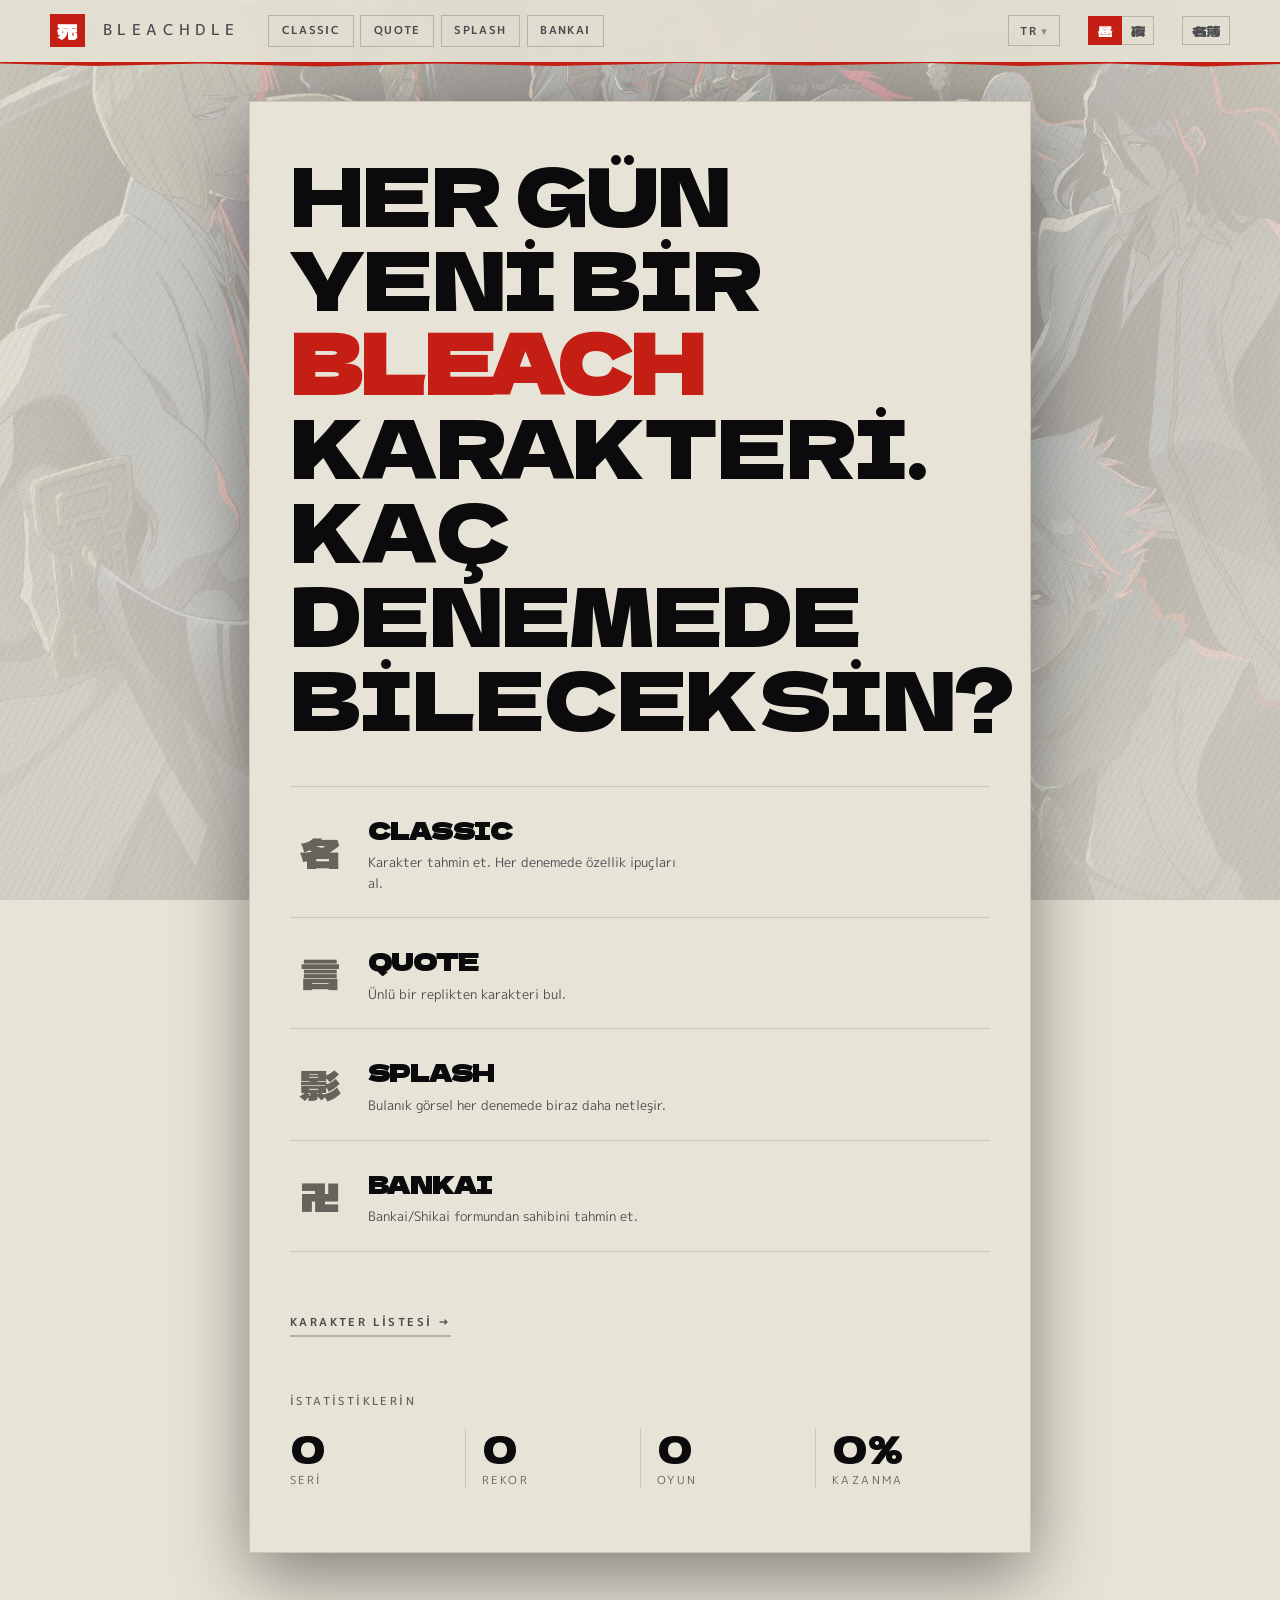
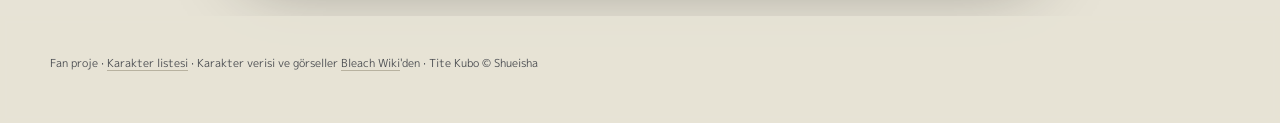
<file: index.html>
<!DOCTYPE html>
<html lang="tr">
<head>
<meta charset="UTF-8">
<meta name="viewport" content="width=device-width,initial-scale=1">
<!-- Satır içi script ve stil yok: hepsi ayrı dosyada, o yüzden 'unsafe-inline'
     gerekmiyor. Dış kaynak da yok (fontlar kendi barındırmamızda), o yüzden
     her şey 'self'. Kazınan veri innerHTML'e giriyor — bu, js/i18n.js'teki
     esc() kaçışının arkasındaki ikinci savunma hattı.
     img-src'te data: var: kağıt dokusu, tarama, yırtık kenar ve tema geçişinin
     Hollow lekesi CSS içinde data: SVG. data: olmadan hepsi sessizce
     engelleniyordu (Ağustos-Ekim 2026 arası sitede görünmediler). -->
<meta http-equiv="Content-Security-Policy" content="default-src 'none'; script-src 'self'; style-src 'self'; img-src 'self' data:; font-src 'self'; connect-src 'self'; manifest-src 'self'; base-uri 'none'; form-action 'none'">
<meta name="referrer" content="strict-origin-when-cross-origin">
<title data-i18n="title.index">Bleachdle — Bleach karakter tahmin oyunu</title>
<link rel="icon" href="favicon.svg" type="image/svg+xml">
<link rel="alternate icon" href="favicon.ico" sizes="any">
<link rel="manifest" href="manifest.json">
<meta name="theme-color" content="#e5e2d5">

<meta name="description" content="Her gün yeni bir Bleach karakteri. Classic, Quote, Splash ve Bankai modlarıyla kaç denemede bileceksin?">
<link rel="canonical" href="https://ozgurozertural.github.io/bleachdle/">

<!-- Paylaşım kartı. Tarayıcı-dışı kazıyıcılar JS çalıştırmaz, o yüzden burası
     data-i18n'den bağımsız ve sabit Türkçe. og.jpg'yi scripts/make_og.py üretir. -->
<meta property="og:type" content="website">
<meta property="og:site_name" content="Bleachdle">
<meta property="og:locale" content="tr_TR">
<meta property="og:locale:alternate" content="en_US">
<meta property="og:url" content="https://ozgurozertural.github.io/bleachdle/">
<meta property="og:title" content="Bleachdle — Bleach karakter tahmin oyunu">
<meta property="og:description" content="Her gün yeni bir Bleach karakteri. Classic, Quote, Splash ve Bankai modlarıyla kaç denemede bileceksin?">
<meta property="og:image" content="https://ozgurozertural.github.io/bleachdle/og.jpg">
<meta property="og:image:width" content="1200">
<meta property="og:image:height" content="630">
<meta property="og:image:alt" content="Bleachdle — Espada toplantısının önünde BLEACHDLE başlığı ve dört mod: Classic, Quote, Splash, Bankai">
<meta name="twitter:card" content="summary_large_image">
<link rel="stylesheet" href="css/theme.css">
<link rel="stylesheet" href="css/game.css">
</head>
<body>
<header class="site-header">
  <a class="brand" href="index.html" data-i18n-aria="brand.aria">
    <span class="kanji">死</span><h1>BLEACHDLE</h1>
  </a>
  <nav class="mode-nav" data-i18n-aria="nav.aria">
    <a href="classic.html"><span lang="en">Classic</span></a>
    <a href="quote.html"><span lang="en">Quote</span></a>
    <a href="splash.html"><span lang="en">Splash</span></a>
    <a href="bankai.html"><span lang="en">Bankai</span></a>
  </nav>
  <div class="lang-select">
    <button class="lang-btn" aria-haspopup="listbox" aria-expanded="false"
            data-i18n="lang.short" data-i18n-aria="lang.aria">TR</button>
    <ul class="lang-menu" role="listbox">
      <li><button role="option" data-lang="tr" data-i18n="lang.tr">Türkçe</button></li>
      <li><button role="option" data-lang="en" data-i18n="lang.en">English</button></li>
    </ul>
  </div>
  <div class="theme-toggle" role="group" data-i18n-aria="theme.aria">
    <button data-set-theme="light" data-i18n-aria="theme.light"
            data-flavor="Soul Society" lang="en">昼</button>
    <button data-set-theme="dark" data-i18n-aria="theme.dark"
            data-flavor="Hueco Mundo" lang="en">夜</button>
  </div>
  <a class="list-link" href="characters.html" data-i18n-aria="list.link"
     data-flavor="Solver" lang="ja">名簿</a>
</header>

<main class="hub">
  <p class="tagline" data-i18n-html="tagline"></p>

  <div class="mode-grid">
    <a class="mode-card" href="classic.html">
      <div class="mode-icon">名</div>
      <h2 lang="en">Classic</h2>
      <p data-i18n="card.classic"></p>
    </a>
    <a class="mode-card" href="quote.html">
      <div class="mode-icon">言</div>
      <h2 lang="en">Quote</h2>
      <p data-i18n="card.quote"></p>
    </a>
    <a class="mode-card" href="splash.html">
      <div class="mode-icon">影</div>
      <h2 lang="en">Splash</h2>
      <p data-i18n="card.splash"></p>
    </a>
    <a class="mode-card" href="bankai.html">
      <div class="mode-icon">卍</div>
      <h2 lang="en">Bankai</h2>
      <p data-i18n="card.bankai"></p>
    </a>
  </div>
  <a class="hub-link" href="characters.html"><span data-i18n="list.link">Karakter listesi</span> →</a>

  <section class="stats-panel">
    <h3 data-i18n="stats.title"></h3>
    <div id="stats-summary" class="stats-summary">
      <div><span class="stat-val" data-stat="streak">0</span><span class="stat-label" data-i18n="stats.streak"></span></div>
      <div><span class="stat-val" data-stat="maxStreak">0</span><span class="stat-label" data-i18n="stats.best"></span></div>
      <div><span class="stat-val" data-stat="played">0</span><span class="stat-label" data-i18n="stats.played"></span></div>
      <div><span class="stat-val" data-stat="winRate">0%</span><span class="stat-label" data-i18n="stats.winrate"></span></div>
    </div>
  </section>
</main>

<footer class="site-footer">
  <p data-i18n-html="footer.long"></p>
</footer>

<script src="js/i18n.js"></script>
<script src="js/theme.js"></script>
<script src="js/stats.js"></script>
<script src="js/index.js"></script>
</body>
</html>
</file>
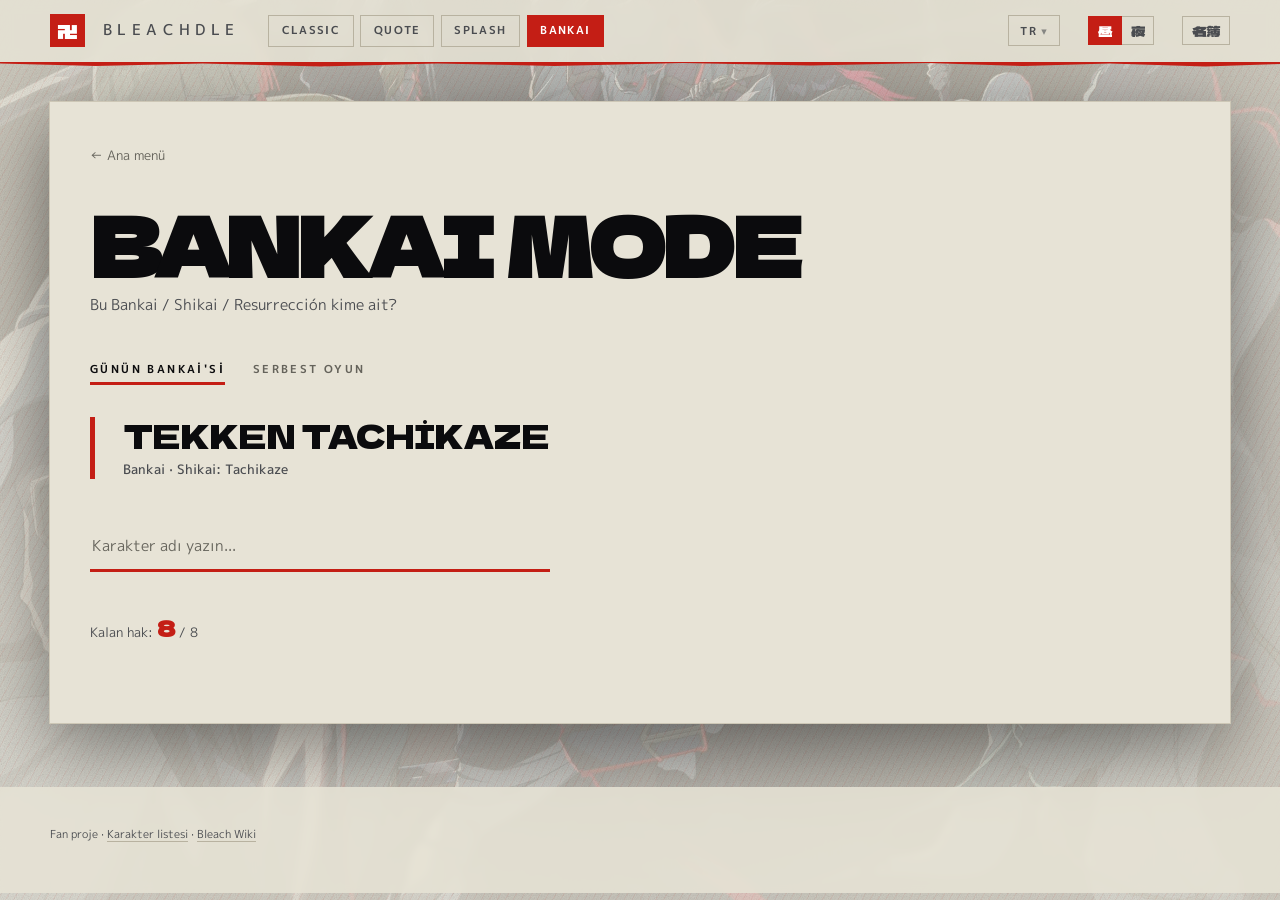
<file: bankai.html>
<!DOCTYPE html>
<html lang="tr">
<head>
<meta charset="UTF-8">
<meta name="viewport" content="width=device-width,initial-scale=1">
<!-- Satır içi script ve stil yok: hepsi ayrı dosyada, o yüzden 'unsafe-inline'
     gerekmiyor. Dış kaynak da yok (fontlar kendi barındırmamızda), o yüzden
     her şey 'self'. Kazınan veri innerHTML'e giriyor — bu, js/i18n.js'teki
     esc() kaçışının arkasındaki ikinci savunma hattı. -->
<meta http-equiv="Content-Security-Policy" content="default-src 'none'; script-src 'self'; style-src 'self'; img-src 'self' data:; media-src 'self'; font-src 'self'; connect-src 'self'; manifest-src 'self'; base-uri 'none'; form-action 'none'">
<meta name="referrer" content="strict-origin-when-cross-origin">
<title data-i18n="title.bankai">Bleachdle — Bankai Mode</title>
<link rel="icon" href="favicon.svg" type="image/svg+xml">
<link rel="alternate icon" href="favicon.ico" sizes="any">
<link rel="manifest" href="manifest.json">
<meta name="theme-color" content="#e5e2d5">

<meta name="description" content="Bu Bankai, Shikai ya da Resurrección kime ait? Sekiz hakkın var.">
<link rel="canonical" href="https://ozgurozertural.github.io/bleachdle/bankai.html">

<!-- Paylaşım kartı. Tarayıcı-dışı kazıyıcılar JS çalıştırmaz, o yüzden burası
     data-i18n'den bağımsız ve sabit Türkçe. og.jpg'yi scripts/make_og.py üretir. -->
<meta property="og:type" content="website">
<meta property="og:site_name" content="Bleachdle">
<meta property="og:locale" content="tr_TR">
<meta property="og:locale:alternate" content="en_US">
<meta property="og:url" content="https://ozgurozertural.github.io/bleachdle/bankai.html">
<meta property="og:title" content="Bleachdle — Bankai Mode">
<meta property="og:description" content="Bu Bankai, Shikai ya da Resurrección kime ait? Sekiz hakkın var.">
<meta property="og:image" content="https://ozgurozertural.github.io/bleachdle/og.jpg">
<meta property="og:image:width" content="1200">
<meta property="og:image:height" content="630">
<meta property="og:image:alt" content="Bleachdle — Espada toplantısının önünde BLEACHDLE başlığı ve dört mod: Classic, Quote, Splash, Bankai">
<meta name="twitter:card" content="summary_large_image">
<link rel="stylesheet" href="css/theme.css">
<link rel="stylesheet" href="css/game.css">
</head>
<body>
<header class="site-header">
  <a class="brand" href="index.html" data-i18n-aria="brand.aria">
    <span class="kanji">卍</span><h1>BLEACHDLE</h1>
  </a>
  <nav class="mode-nav" data-i18n-aria="nav.aria">
    <a href="classic.html"><span lang="en">Classic</span></a>
    <a href="quote.html"><span lang="en">Quote</span></a>
    <a href="splash.html"><span lang="en">Splash</span></a>
    <a href="bankai.html" aria-current="page"><span lang="en">Bankai</span></a>
  </nav>
  <div class="lang-select">
    <button class="lang-btn" aria-haspopup="listbox" aria-expanded="false"
            data-i18n="lang.short" data-i18n-aria="lang.aria">TR</button>
    <ul class="lang-menu" role="listbox">
      <li><button role="option" data-lang="tr" data-i18n="lang.tr">Türkçe</button></li>
      <li><button role="option" data-lang="en" data-i18n="lang.en">English</button></li>
    </ul>
  </div>
  <div class="theme-toggle" role="group" data-i18n-aria="theme.aria">
    <button data-set-theme="light" data-i18n-aria="theme.light"
            data-flavor="Soul Society" lang="en">昼</button>
    <button data-set-theme="dark" data-i18n-aria="theme.dark"
            data-flavor="Hueco Mundo" lang="en">夜</button>
  </div>
  <a class="list-link" href="characters.html" data-i18n-aria="list.link"
     data-flavor="Solver" lang="ja">名簿</a>
</header>

<main class="game-page">
  <a class="back-link" href="index.html" data-i18n="back">← Ana menü</a>
  <h2 class="game-title">BANKAI MODE</h2>
  <p class="game-subtitle" data-i18n="sub.bankai"></p>

  <div class="mode-switch">
    <button class="active" data-mode="daily" data-i18n="daily.bankai">Günün bankai'si</button>
    <button data-mode="free" data-i18n="free">Serbest oyun</button>
  </div>

  <div id="quote-display" class="quote-display">Yükleniyor...</div>

  <div id="bankai-hint-slot"></div>

  <div class="search-box">
    <input id="search" type="text" autocomplete="off" data-i18n-placeholder="search.placeholder" placeholder="Karakter adı yazın..." />
    <div id="suggestions" class="suggestions"></div>
  </div>

  <div id="result"></div>
  <div id="attempts" class="attempts-info"></div>
  <ol id="guess-list" class="guess-list"></ol>
</main>

<footer class="site-footer">
  <p data-i18n-html="footer.short"></p>
</footer>

<script src="js/i18n.js"></script>
<script src="js/theme.js"></script>
<script src="js/stats.js"></script>
<script src="js/game-core.js"></script>
<script src="js/data.js"></script>
<script src="js/simple-mode.js"></script>
<script src="js/bankai.js"></script>
</body>
</html>
</file>
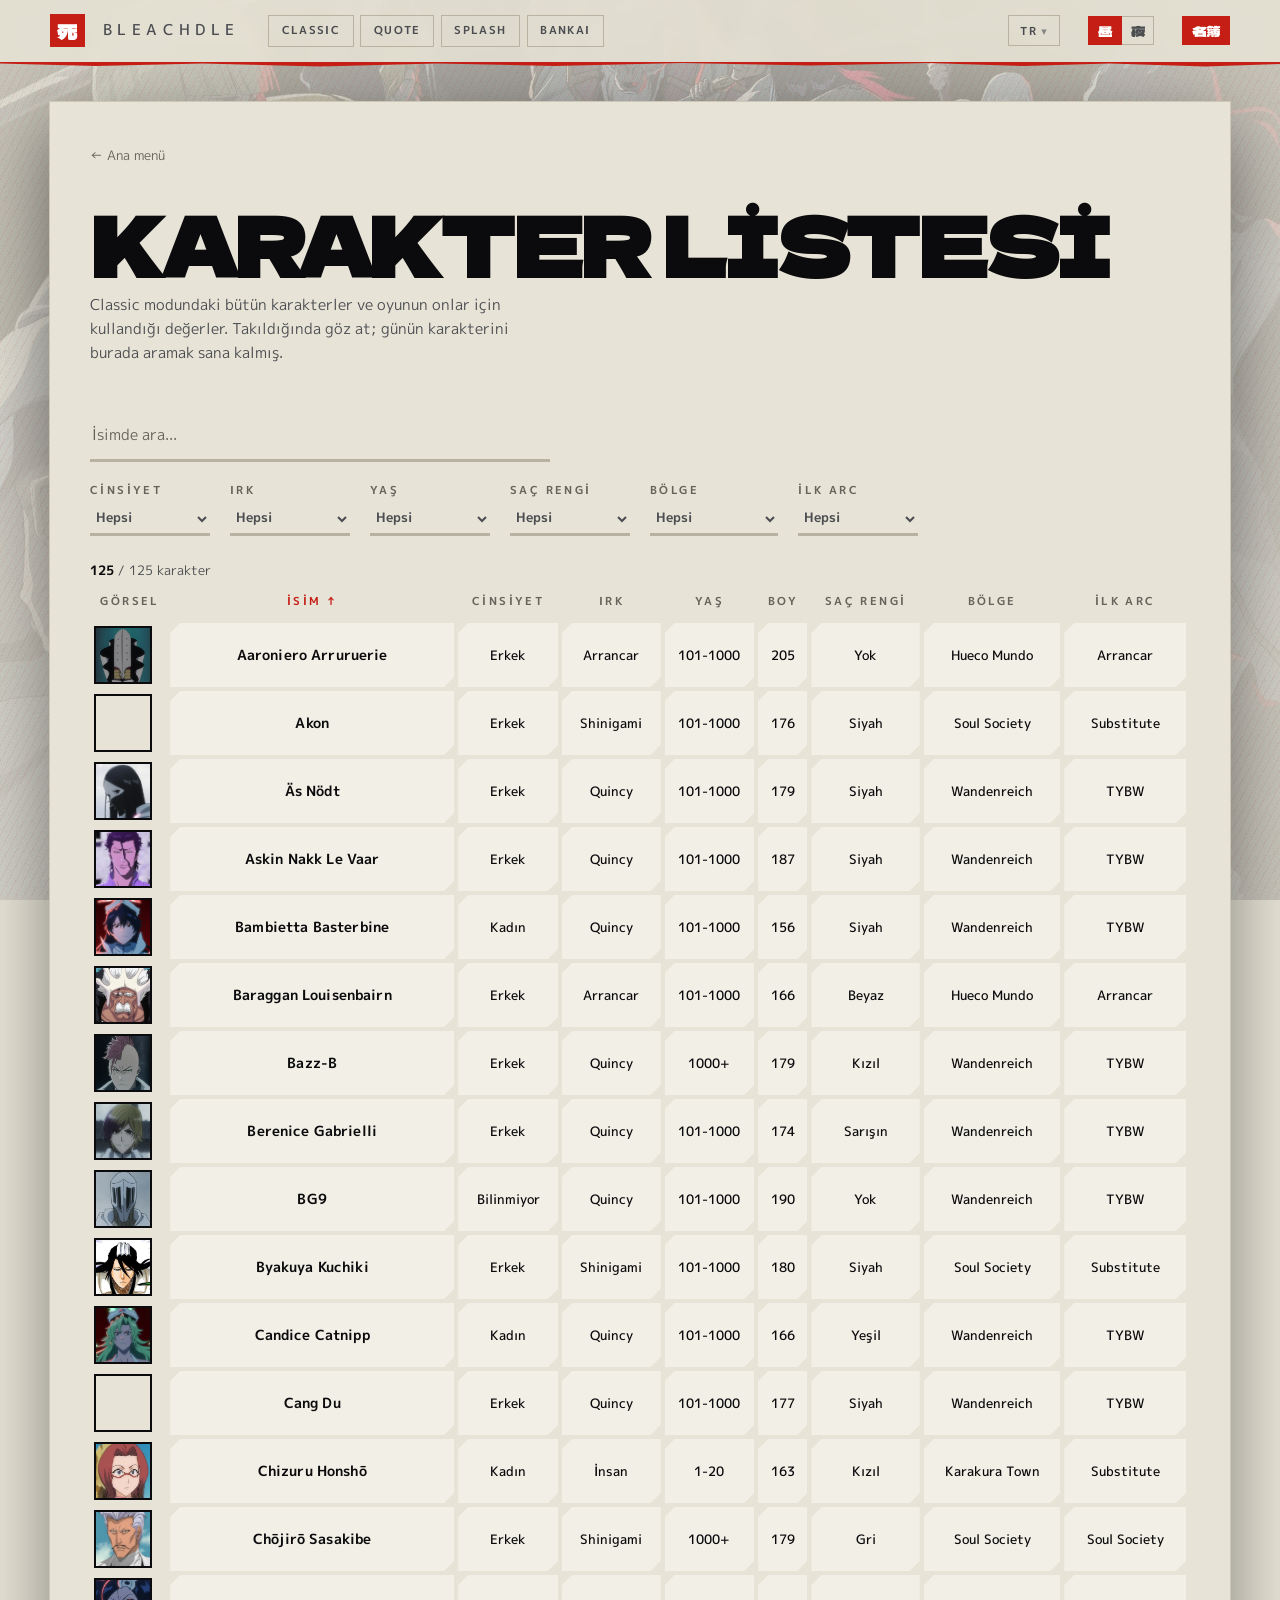
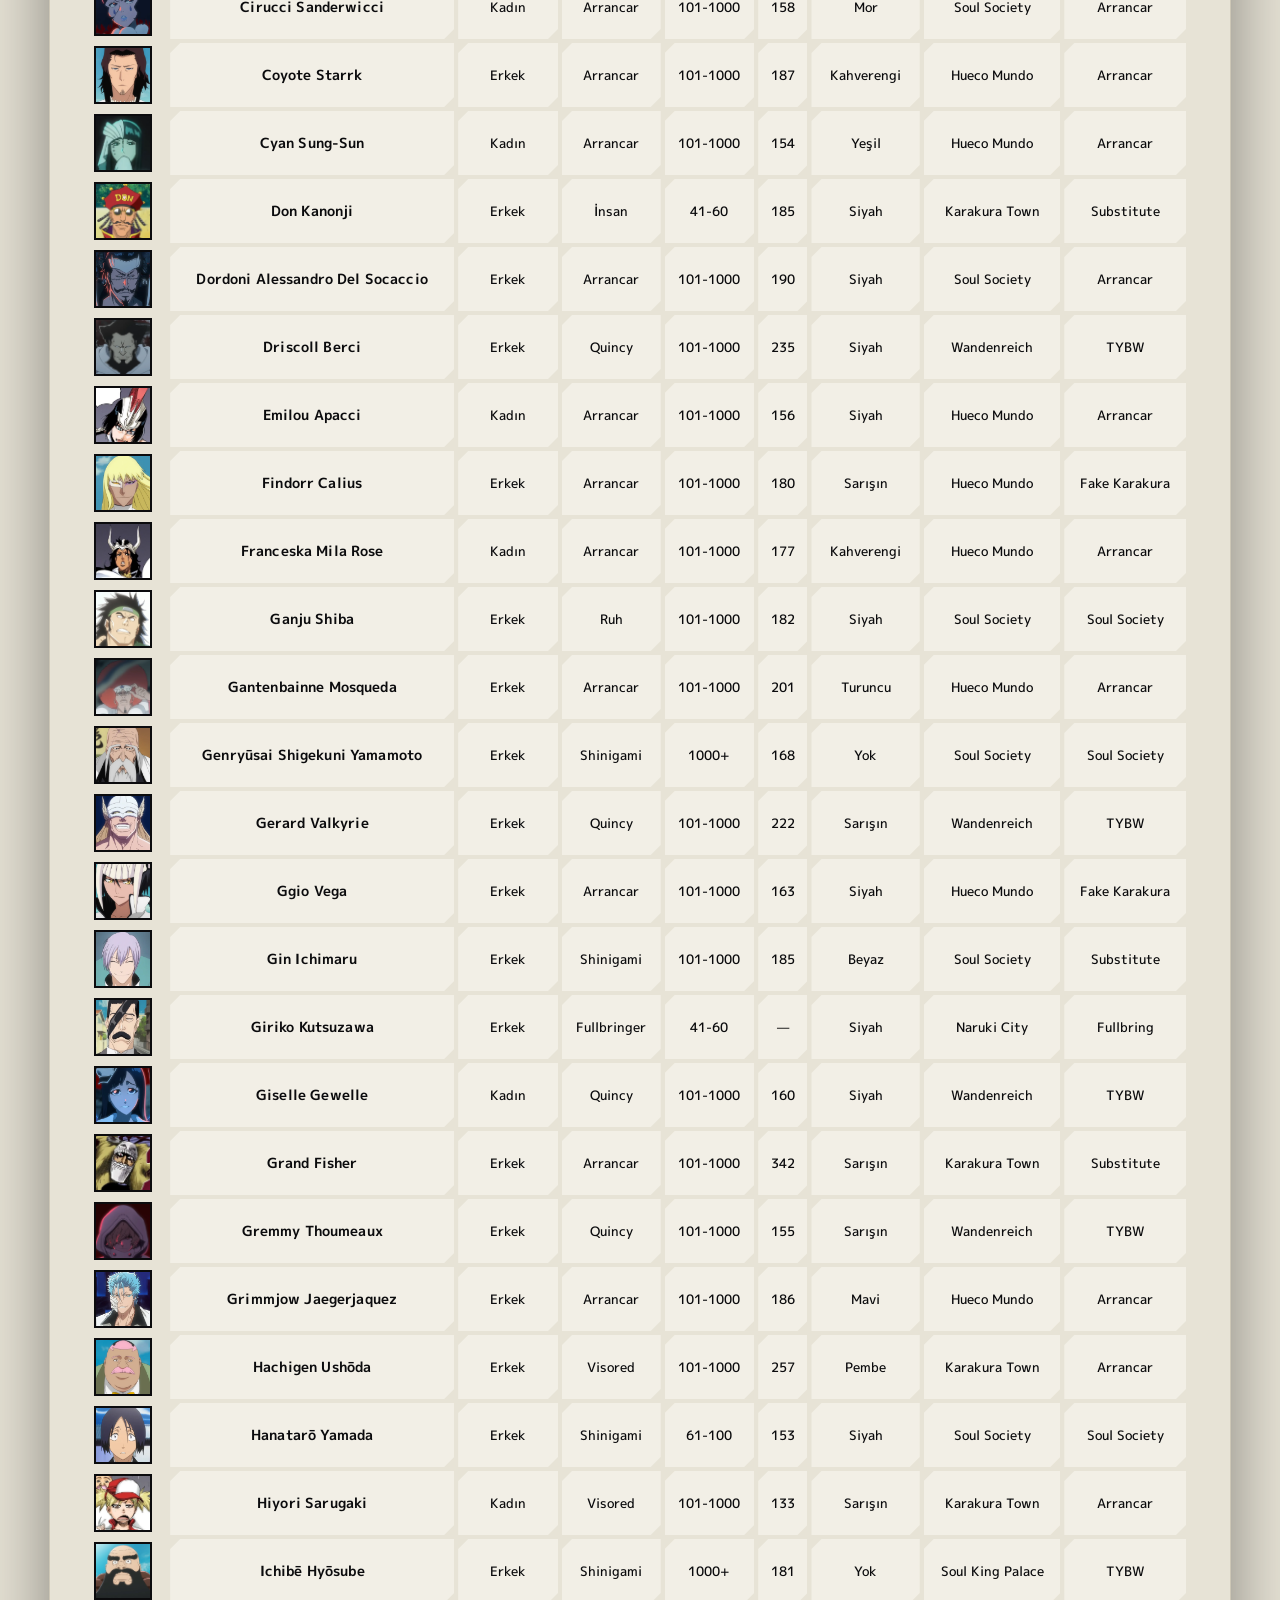
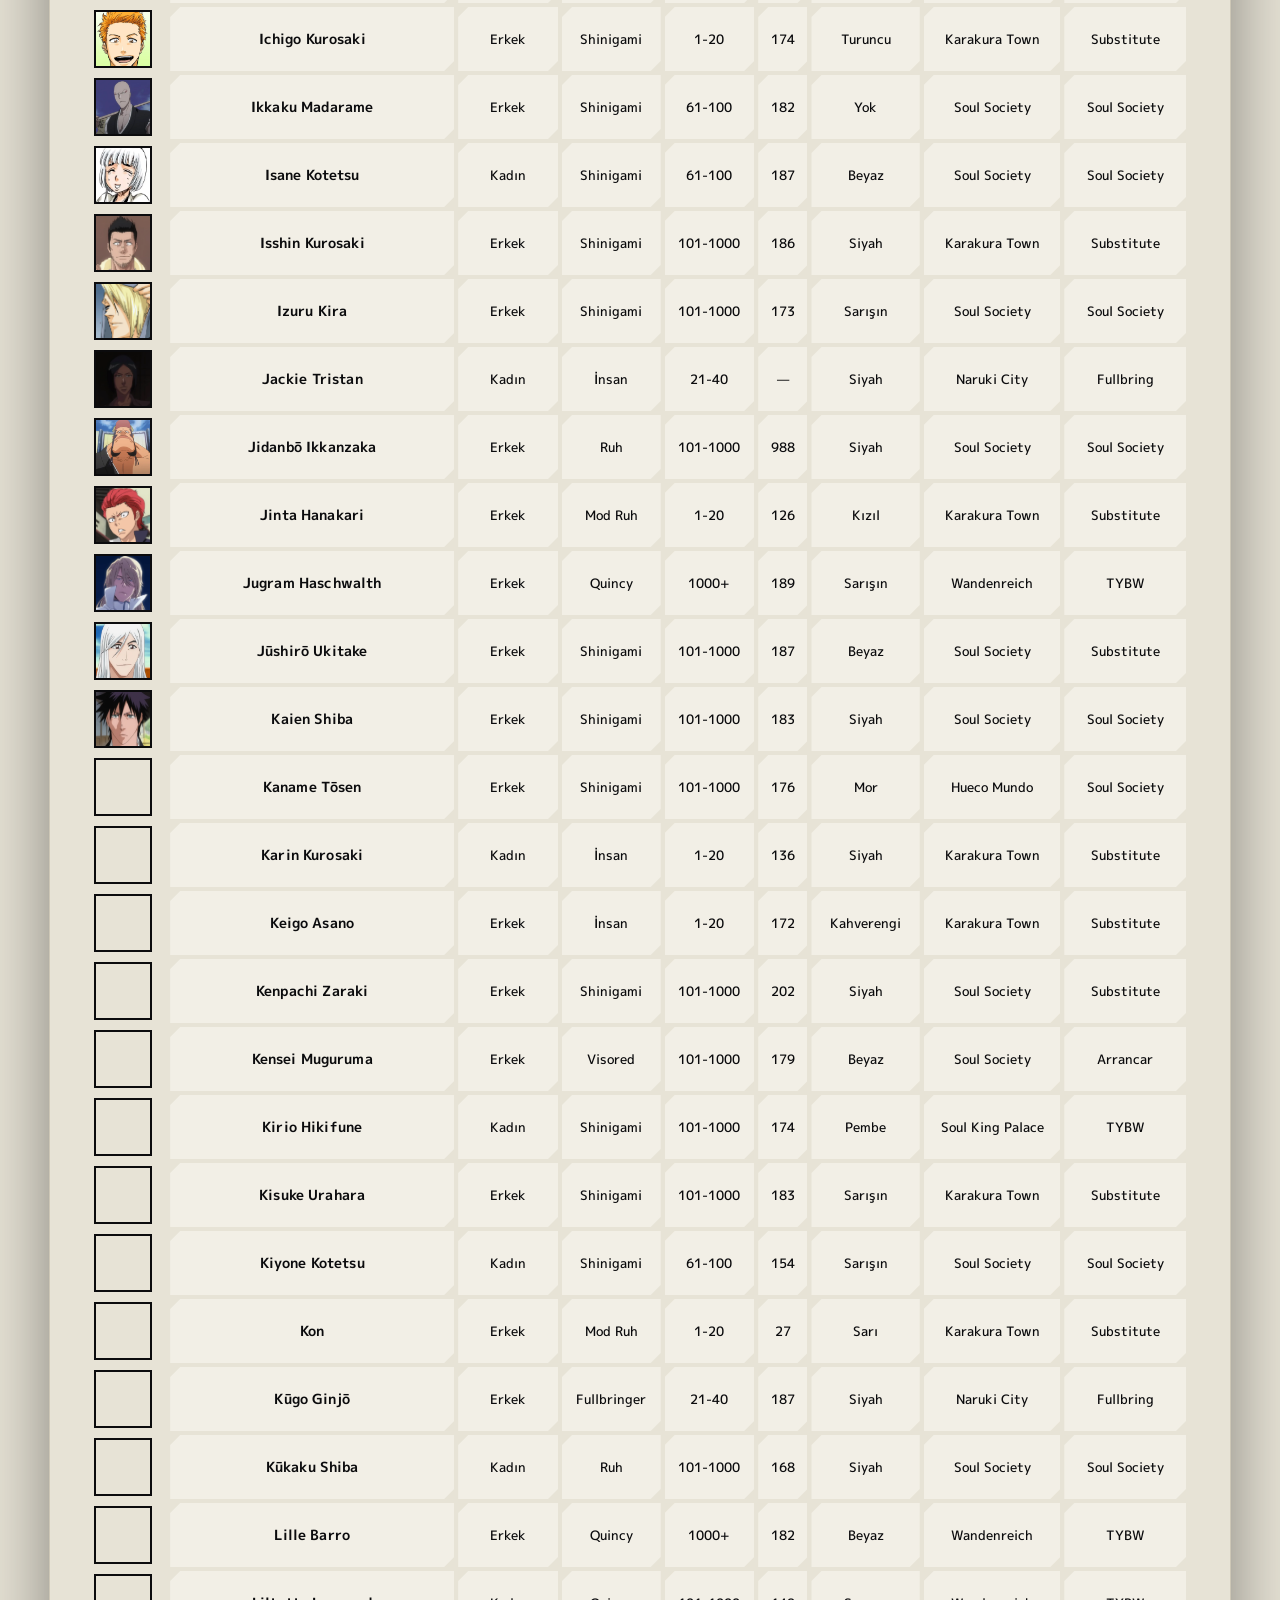
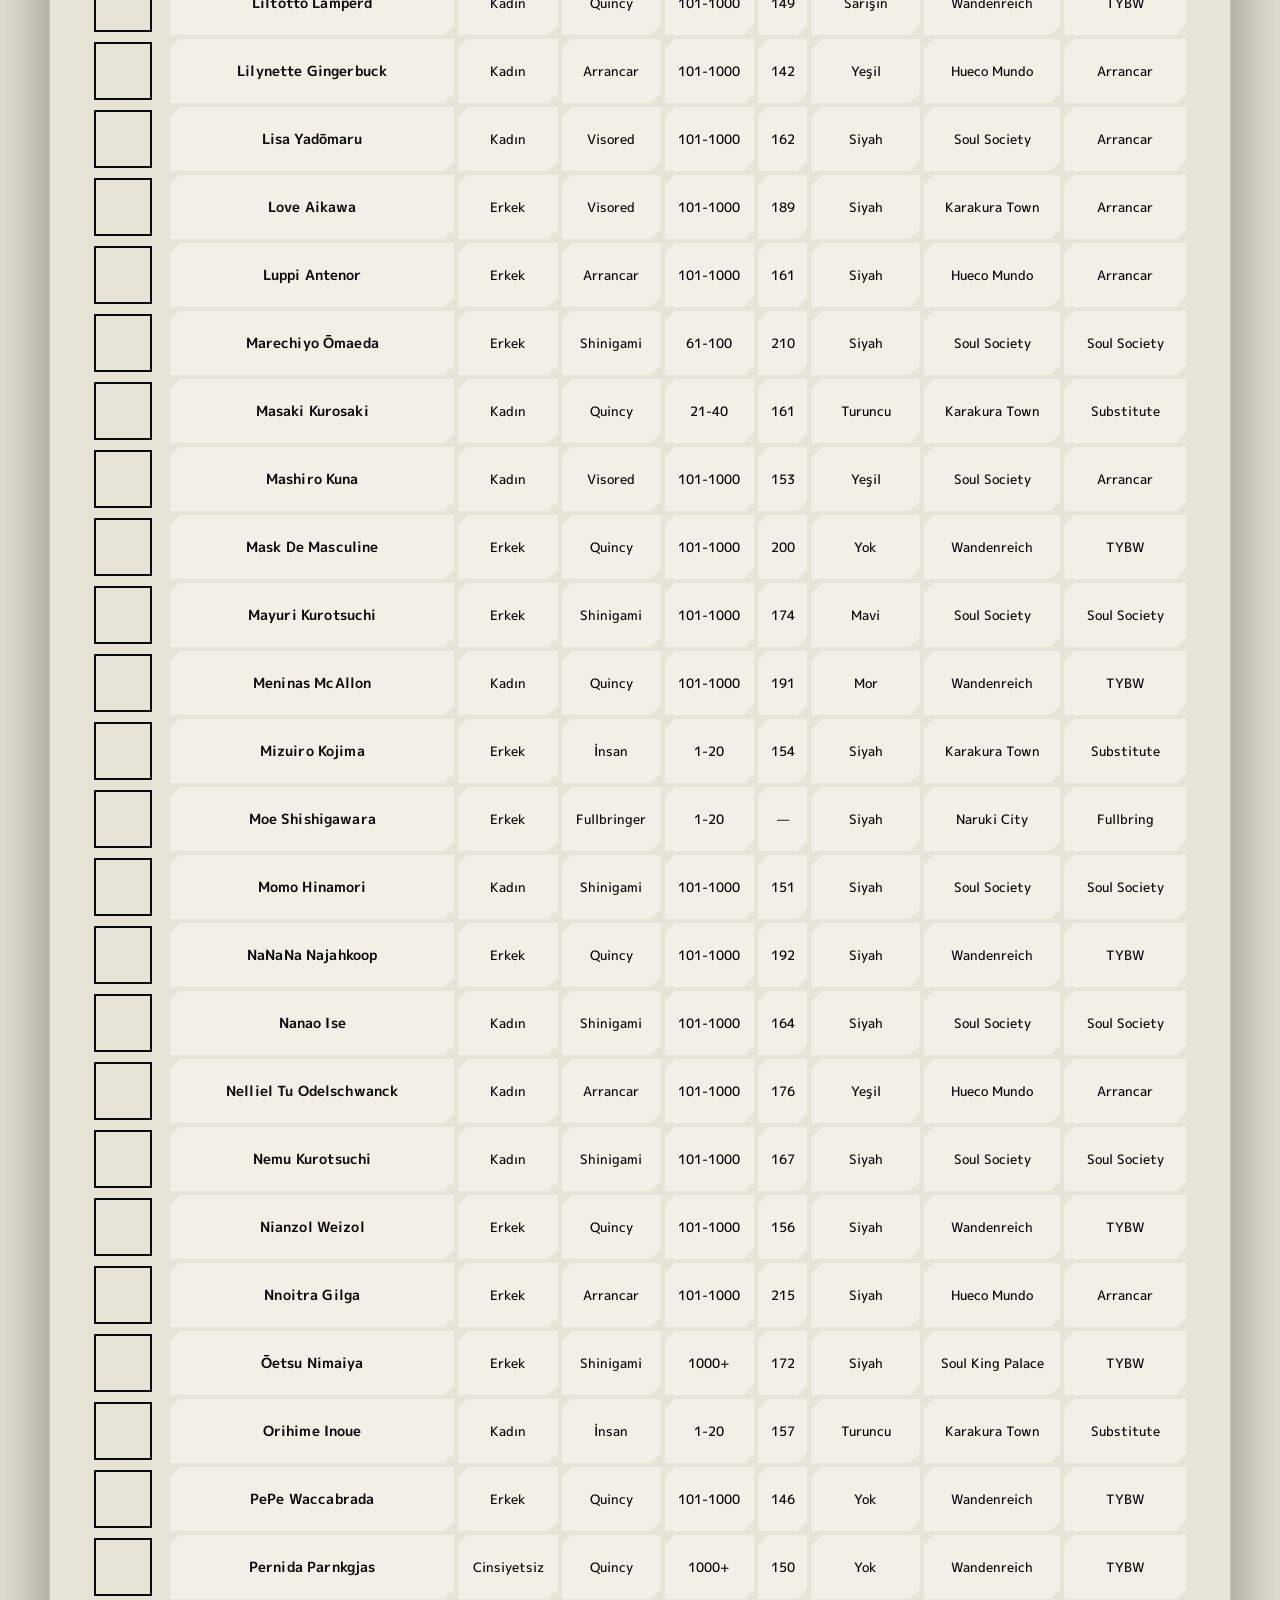
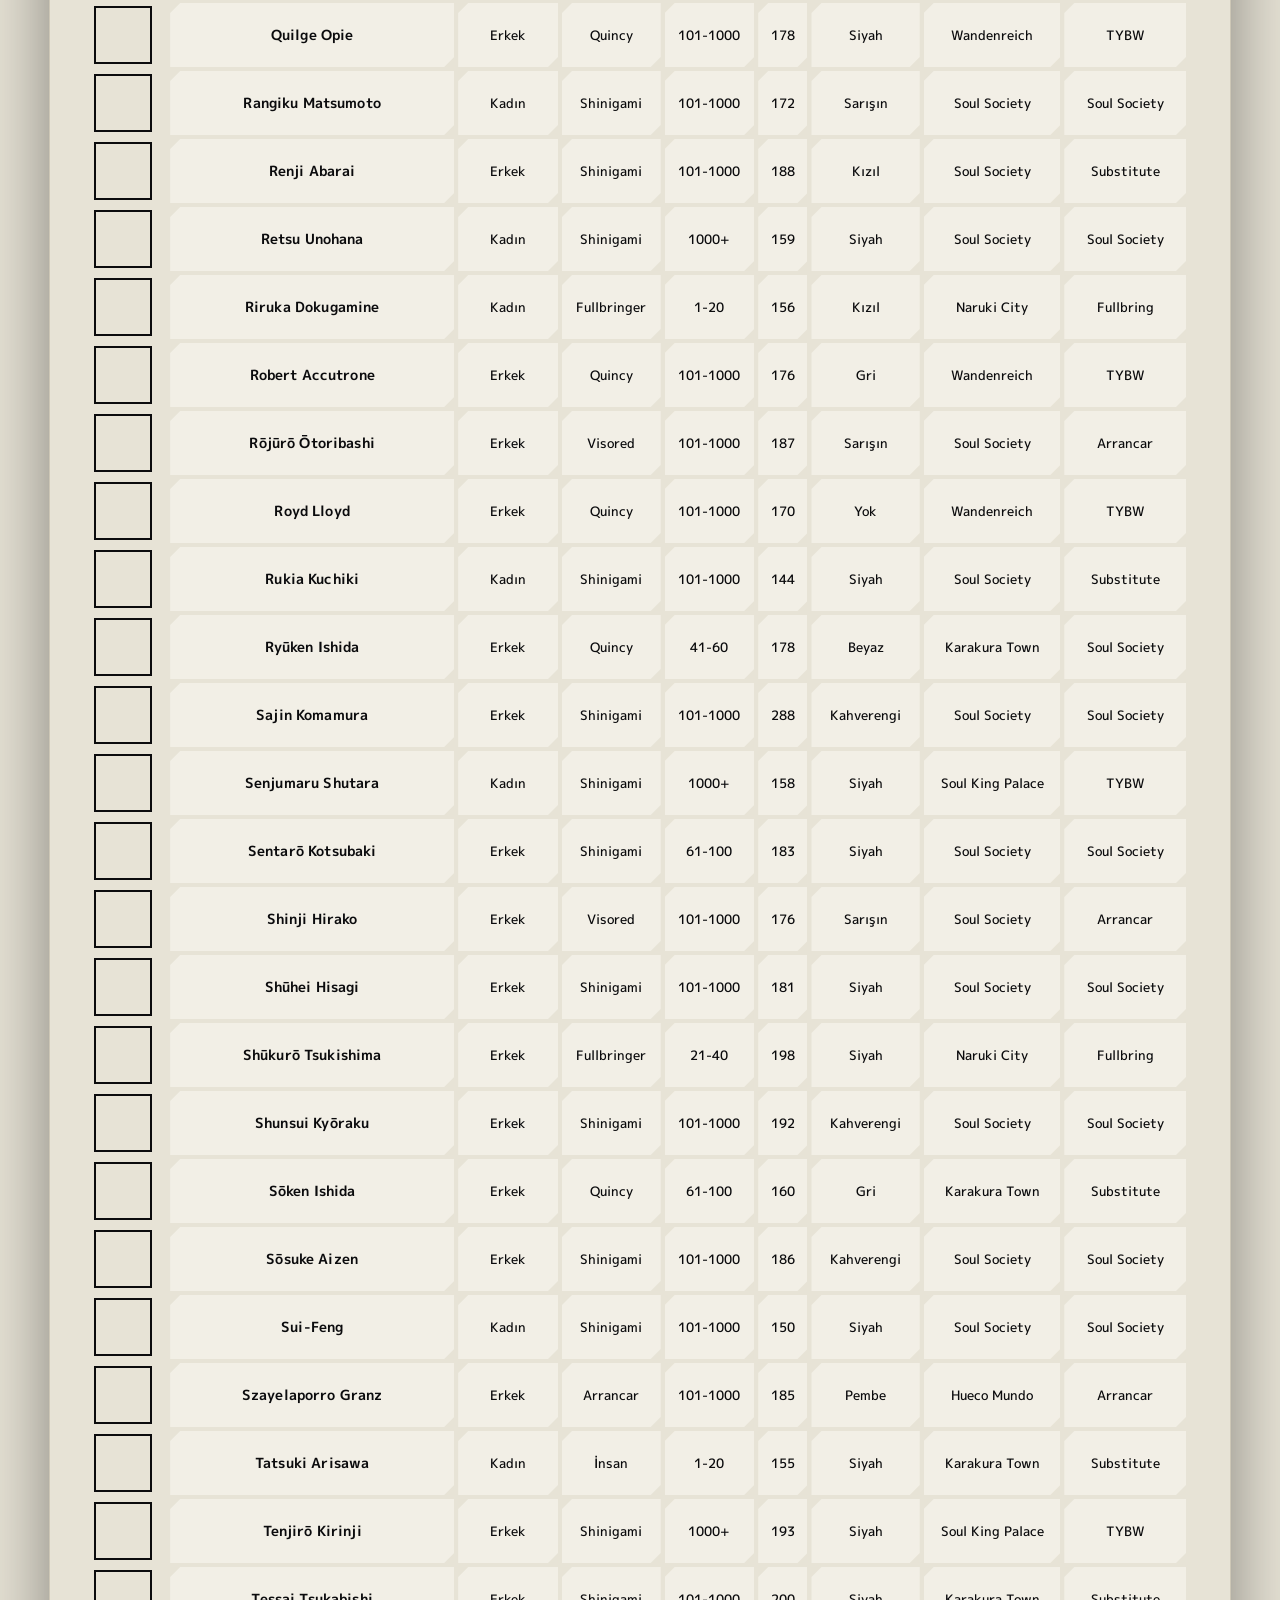
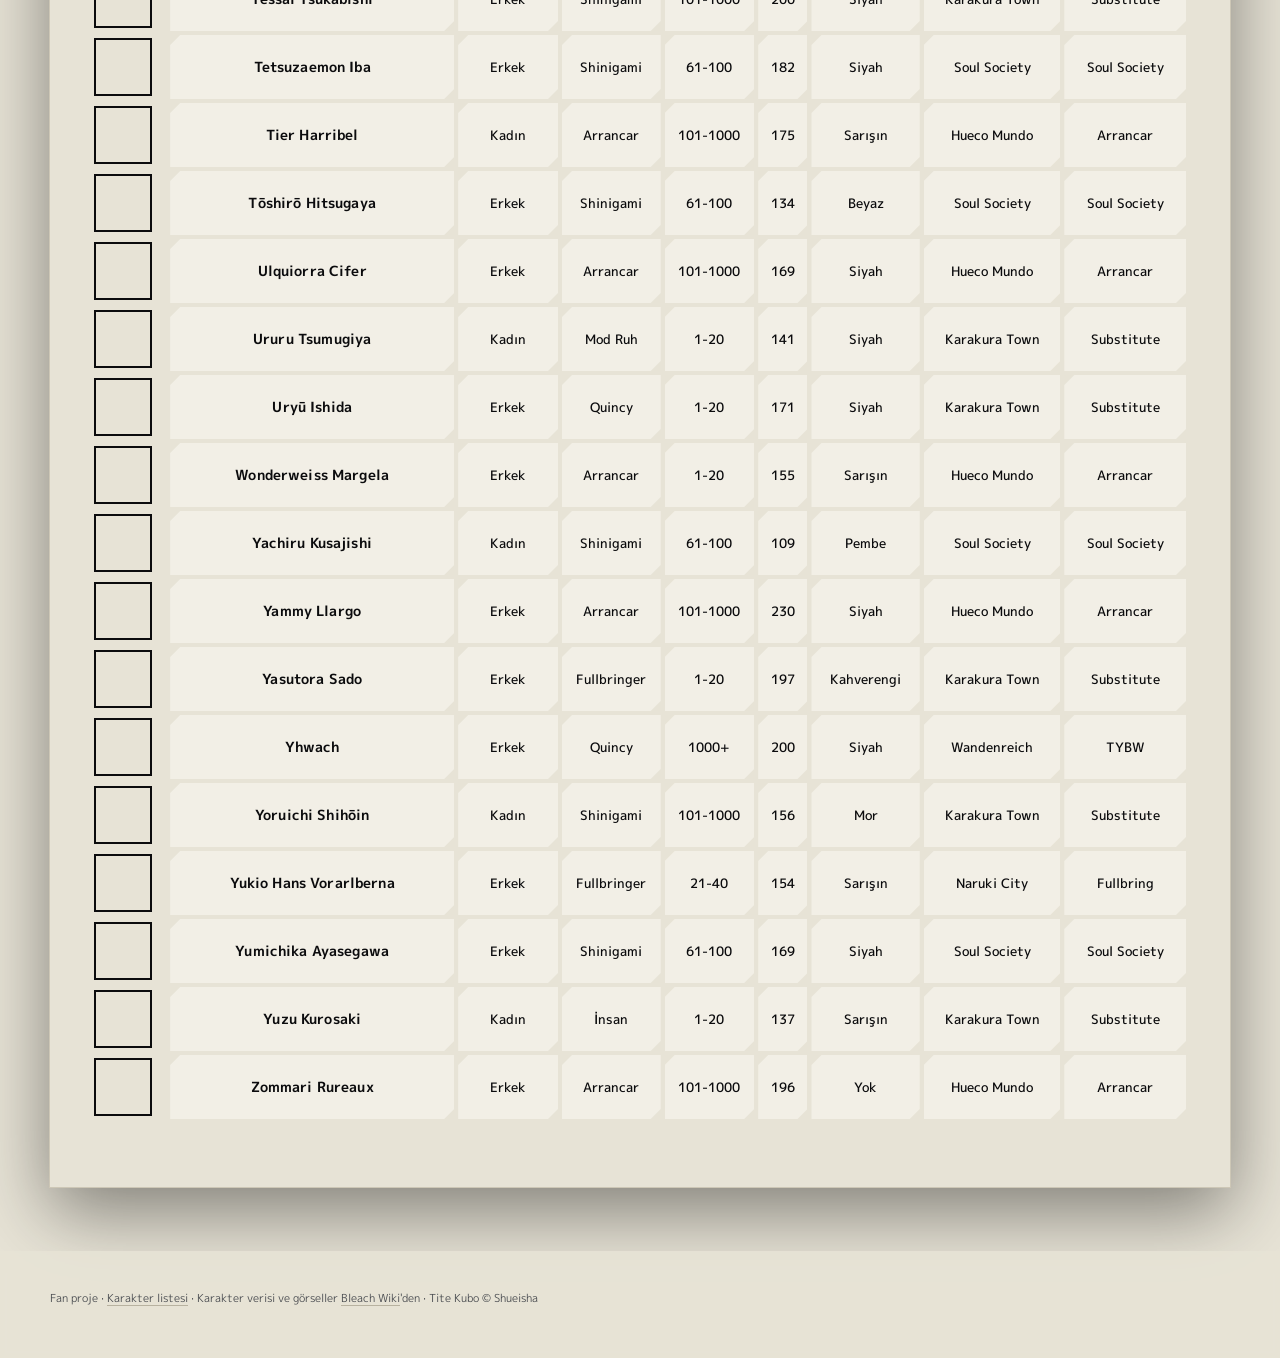
<file: characters.html>
<!DOCTYPE html>
<html lang="tr">
<head>
<meta charset="UTF-8">
<meta name="viewport" content="width=device-width,initial-scale=1">
<!-- Satır içi script ve stil yok: hepsi ayrı dosyada, o yüzden 'unsafe-inline'
     gerekmiyor. Dış kaynak da yok (fontlar kendi barındırmamızda), o yüzden
     her şey 'self'. Kazınan veri innerHTML'e giriyor — bu, js/i18n.js'teki
     esc() kaçışının arkasındaki ikinci savunma hattı. -->
<meta http-equiv="Content-Security-Policy" content="default-src 'none'; script-src 'self'; style-src 'self'; img-src 'self' data:; font-src 'self'; connect-src 'self'; manifest-src 'self'; base-uri 'none'; form-action 'none'">
<meta name="referrer" content="strict-origin-when-cross-origin">
<title data-i18n="title.characters">Bleachdle — Karakter Listesi</title>
<link rel="icon" href="favicon.svg" type="image/svg+xml">
<link rel="alternate icon" href="favicon.ico" sizes="any">
<link rel="manifest" href="manifest.json">
<meta name="theme-color" content="#e5e2d5">

<meta name="description" content="Bleachdle Classic modundaki bütün Bleach karakterleri: cinsiyet, ırk, yaş, boy, saç, bölge ve ilk arc. Sırala, filtrele.">
<link rel="canonical" href="https://ozgurozertural.github.io/bleachdle/characters.html">

<!-- Paylaşım kartı. Tarayıcı-dışı kazıyıcılar JS çalıştırmaz, o yüzden burası
     data-i18n'den bağımsız ve sabit Türkçe. og.jpg'yi scripts/make_og.py üretir. -->
<meta property="og:type" content="website">
<meta property="og:site_name" content="Bleachdle">
<meta property="og:locale" content="tr_TR">
<meta property="og:locale:alternate" content="en_US">
<meta property="og:url" content="https://ozgurozertural.github.io/bleachdle/characters.html">
<meta property="og:title" content="Bleachdle — Karakter Listesi">
<meta property="og:description" content="Bleachdle Classic modundaki bütün Bleach karakterleri: cinsiyet, ırk, yaş, boy, saç, bölge ve ilk arc. Sırala, filtrele.">
<meta property="og:image" content="https://ozgurozertural.github.io/bleachdle/og.jpg">
<meta property="og:image:width" content="1200">
<meta property="og:image:height" content="630">
<meta property="og:image:alt" content="Bleachdle — Espada toplantısının önünde BLEACHDLE başlığı ve dört mod: Classic, Quote, Splash, Bankai">
<meta name="twitter:card" content="summary_large_image">
<link rel="stylesheet" href="css/theme.css">
<link rel="stylesheet" href="css/game.css">
</head>
<body>
<header class="site-header">
  <a class="brand" href="index.html" data-i18n-aria="brand.aria">
    <span class="kanji">死</span><h1>BLEACHDLE</h1>
  </a>
  <nav class="mode-nav" data-i18n-aria="nav.aria">
    <a href="classic.html"><span lang="en">Classic</span></a>
    <a href="quote.html"><span lang="en">Quote</span></a>
    <a href="splash.html"><span lang="en">Splash</span></a>
    <a href="bankai.html"><span lang="en">Bankai</span></a>
  </nav>
  <div class="lang-select">
    <button class="lang-btn" aria-haspopup="listbox" aria-expanded="false"
            data-i18n="lang.short" data-i18n-aria="lang.aria">TR</button>
    <ul class="lang-menu" role="listbox">
      <li><button role="option" data-lang="tr" data-i18n="lang.tr">Türkçe</button></li>
      <li><button role="option" data-lang="en" data-i18n="lang.en">English</button></li>
    </ul>
  </div>
  <div class="theme-toggle" role="group" data-i18n-aria="theme.aria">
    <button data-set-theme="light" data-i18n-aria="theme.light"
            data-flavor="Soul Society" lang="en">昼</button>
    <button data-set-theme="dark" data-i18n-aria="theme.dark"
            data-flavor="Hueco Mundo" lang="en">夜</button>
  </div>
  <a class="list-link" href="characters.html" aria-current="page" data-i18n-aria="list.link"
     data-flavor="Solver" lang="ja">名簿</a>
</header>

<main class="game-page list-page">
  <a class="back-link" href="index.html" data-i18n="back">← Ana menü</a>
  <h2 class="game-title" data-i18n="list.title">Karakter listesi</h2>
  <p class="game-subtitle" data-i18n="list.sub"></p>

  <div class="list-controls">
    <div class="search-box">
      <input id="list-search" type="search" autocomplete="off" data-i18n-placeholder="list.search" placeholder="İsimde ara...">
    </div>
    <div id="list-filters" class="list-filters"></div>
  </div>

  <div class="list-status">
    <p id="list-count" class="list-count" aria-live="polite"></p>
    <button id="list-reset" class="list-reset" type="button" data-i18n="list.reset" hidden></button>
  </div>

  <div class="guess-table-wrap">
    <table class="guess-table char-table">
      <thead>
        <tr>
          <th data-i18n="th.image"></th>
          <th data-sort="name"><button type="button" data-i18n="th.name"></button></th>
          <th data-sort="gender"><button type="button" data-i18n="th.gender"></button></th>
          <th data-sort="race"><button type="button" data-i18n="th.race"></button></th>
          <th data-sort="age_group"><button type="button" data-i18n="th.age"></button></th>
          <th data-sort="height_cm"><button type="button" data-i18n="th.height"></button></th>
          <th data-sort="hair"><button type="button" data-i18n="th.hair"></button></th>
          <th data-sort="location"><button type="button" data-i18n="th.location"></button></th>
          <th data-sort="first_arc"><button type="button" data-i18n="th.arc"></button></th>
        </tr>
      </thead>
      <tbody id="list-body"></tbody>
    </table>
  </div>
  <p id="list-empty" class="list-empty" data-i18n="list.none" hidden></p>
</main>

<footer class="site-footer">
  <p data-i18n-html="footer.long"></p>
</footer>

<script src="js/i18n.js"></script>
<script src="js/theme.js"></script>
<script src="js/game-core.js"></script>
<script src="js/data.js"></script>
<script src="js/characters.js"></script>
</body>
</html>
</file>
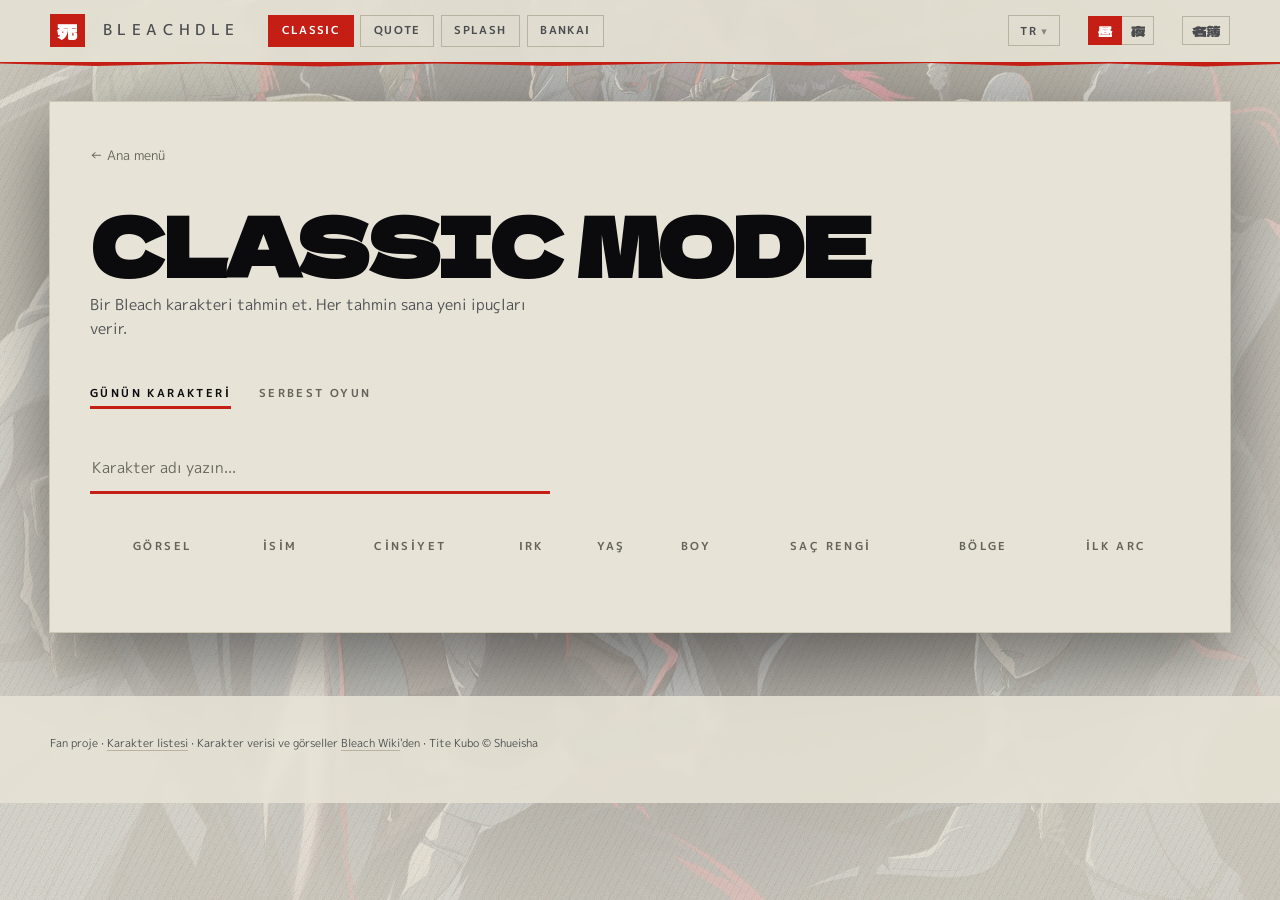
<file: classic.html>
<!DOCTYPE html>
<html lang="tr">
<head>
<meta charset="UTF-8">
<meta name="viewport" content="width=device-width,initial-scale=1">
<!-- Satır içi script ve stil yok: hepsi ayrı dosyada, o yüzden 'unsafe-inline'
     gerekmiyor. Dış kaynak da yok (fontlar kendi barındırmamızda), o yüzden
     her şey 'self'. Kazınan veri innerHTML'e giriyor — bu, js/i18n.js'teki
     esc() kaçışının arkasındaki ikinci savunma hattı. -->
<meta http-equiv="Content-Security-Policy" content="default-src 'none'; script-src 'self'; style-src 'self'; img-src 'self' data:; font-src 'self'; connect-src 'self'; manifest-src 'self'; base-uri 'none'; form-action 'none'">
<meta name="referrer" content="strict-origin-when-cross-origin">
<title data-i18n="title.classic">Bleachdle — Classic Mode</title>
<link rel="icon" href="favicon.svg" type="image/svg+xml">
<link rel="alternate icon" href="favicon.ico" sizes="any">
<link rel="manifest" href="manifest.json">
<meta name="theme-color" content="#e5e2d5">

<meta name="description" content="Günün Bleach karakterini tahmin et. Her deneme cinsiyet, ırk, yaş, boy, saç, bölge ve ilk arc ipucu verir.">
<link rel="canonical" href="https://ozgurozertural.github.io/bleachdle/classic.html">

<!-- Paylaşım kartı. Tarayıcı-dışı kazıyıcılar JS çalıştırmaz, o yüzden burası
     data-i18n'den bağımsız ve sabit Türkçe. og.jpg'yi scripts/make_og.py üretir. -->
<meta property="og:type" content="website">
<meta property="og:site_name" content="Bleachdle">
<meta property="og:locale" content="tr_TR">
<meta property="og:locale:alternate" content="en_US">
<meta property="og:url" content="https://ozgurozertural.github.io/bleachdle/classic.html">
<meta property="og:title" content="Bleachdle — Classic Mode">
<meta property="og:description" content="Günün Bleach karakterini tahmin et. Her deneme cinsiyet, ırk, yaş, boy, saç, bölge ve ilk arc ipucu verir.">
<meta property="og:image" content="https://ozgurozertural.github.io/bleachdle/og.jpg">
<meta property="og:image:width" content="1200">
<meta property="og:image:height" content="630">
<meta property="og:image:alt" content="Bleachdle — Espada toplantısının önünde BLEACHDLE başlığı ve dört mod: Classic, Quote, Splash, Bankai">
<meta name="twitter:card" content="summary_large_image">
<link rel="stylesheet" href="css/theme.css">
<link rel="stylesheet" href="css/game.css">
</head>
<body>
<header class="site-header">
  <a class="brand" href="index.html" data-i18n-aria="brand.aria">
    <span class="kanji">死</span><h1>BLEACHDLE</h1>
  </a>
  <nav class="mode-nav" data-i18n-aria="nav.aria">
    <a href="classic.html" aria-current="page"><span lang="en">Classic</span></a>
    <a href="quote.html"><span lang="en">Quote</span></a>
    <a href="splash.html"><span lang="en">Splash</span></a>
    <a href="bankai.html"><span lang="en">Bankai</span></a>
  </nav>
  <div class="lang-select">
    <button class="lang-btn" aria-haspopup="listbox" aria-expanded="false"
            data-i18n="lang.short" data-i18n-aria="lang.aria">TR</button>
    <ul class="lang-menu" role="listbox">
      <li><button role="option" data-lang="tr" data-i18n="lang.tr">Türkçe</button></li>
      <li><button role="option" data-lang="en" data-i18n="lang.en">English</button></li>
    </ul>
  </div>
  <div class="theme-toggle" role="group" data-i18n-aria="theme.aria">
    <button data-set-theme="light" data-i18n-aria="theme.light"
            data-flavor="Soul Society" lang="en">昼</button>
    <button data-set-theme="dark" data-i18n-aria="theme.dark"
            data-flavor="Hueco Mundo" lang="en">夜</button>
  </div>
  <a class="list-link" href="characters.html" data-i18n-aria="list.link"
     data-flavor="Solver" lang="ja">名簿</a>
</header>

<main class="game-page">
  <a class="back-link" href="index.html" data-i18n="back">← Ana menü</a>
  <h2 class="game-title">CLASSIC MODE</h2>
  <p class="game-subtitle" data-i18n="sub.classic"></p>

  <div class="mode-switch">
    <button class="active" data-mode="daily" data-i18n="daily.classic">Günün karakteri</button>
    <button data-mode="free" data-i18n="free">Serbest oyun</button>
  </div>

  <div class="search-box">
    <input id="search" type="text" autocomplete="off" data-i18n-placeholder="search.placeholder" placeholder="Karakter adı yazın..." />
    <div id="suggestions" class="suggestions"></div>
  </div>

  <div id="result"></div>

  <div class="guess-table-wrap">
    <table class="guess-table">
      <thead>
        <tr>
          <th data-i18n="th.image"></th>
          <th data-i18n="th.name"></th>
          <th data-i18n="th.gender"></th>
          <th data-i18n="th.race"></th>
          <th data-i18n="th.age"></th>
          <th data-i18n="th.height"></th>
          <th data-i18n="th.hair"></th>
          <th data-i18n="th.location"></th>
          <th data-i18n="th.arc"></th>
        </tr>
      </thead>
      <tbody id="guesses"></tbody>
    </table>
  </div>
</main>

<footer class="site-footer">
  <p data-i18n-html="footer.long"></p>
</footer>

<script src="js/i18n.js"></script>
<script src="js/theme.js"></script>
<script src="js/stats.js"></script>
<script src="js/game-core.js"></script>
<script src="js/data.js"></script>
<script src="js/classic.js"></script>
</body>
</html>
</file>
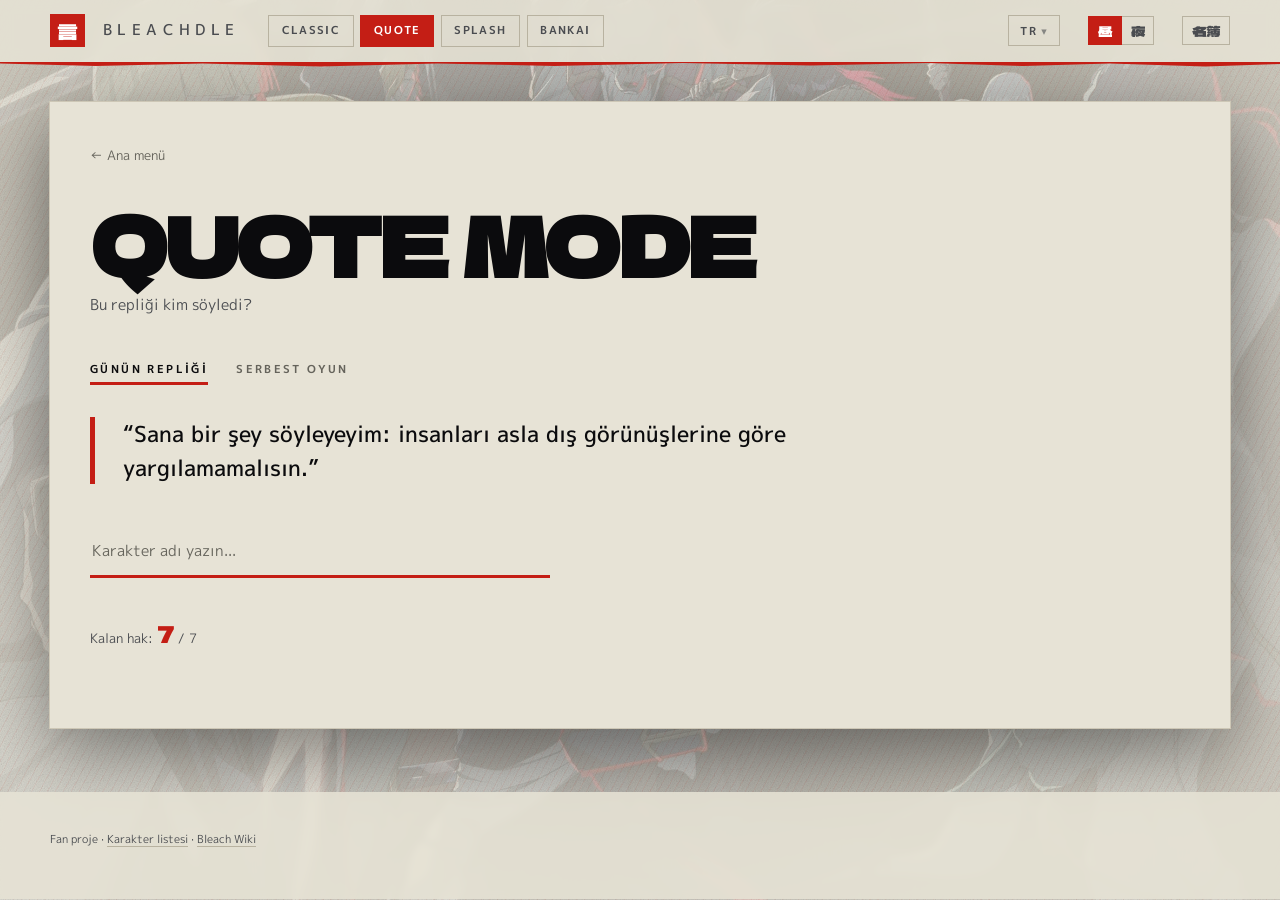
<file: quote.html>
<!DOCTYPE html>
<html lang="tr">
<head>
<meta charset="UTF-8">
<meta name="viewport" content="width=device-width,initial-scale=1">
<!-- Satır içi script ve stil yok: hepsi ayrı dosyada, o yüzden 'unsafe-inline'
     gerekmiyor. Dış kaynak da yok (fontlar kendi barındırmamızda), o yüzden
     her şey 'self'. Kazınan veri innerHTML'e giriyor — bu, js/i18n.js'teki
     esc() kaçışının arkasındaki ikinci savunma hattı. -->
<meta http-equiv="Content-Security-Policy" content="default-src 'none'; script-src 'self'; style-src 'self'; img-src 'self' data:; font-src 'self'; connect-src 'self'; manifest-src 'self'; base-uri 'none'; form-action 'none'">
<meta name="referrer" content="strict-origin-when-cross-origin">
<title data-i18n="title.quote">Bleachdle — Quote Mode</title>
<link rel="icon" href="favicon.svg" type="image/svg+xml">
<link rel="alternate icon" href="favicon.ico" sizes="any">
<link rel="manifest" href="manifest.json">
<meta name="theme-color" content="#e5e2d5">

<meta name="description" content="Günün repliğini kim söyledi? Yedi hakkın var, son üçünde repliğin geçtiği bölüm açılıyor.">
<link rel="canonical" href="https://ozgurozertural.github.io/bleachdle/quote.html">

<!-- Paylaşım kartı. Tarayıcı-dışı kazıyıcılar JS çalıştırmaz, o yüzden burası
     data-i18n'den bağımsız ve sabit Türkçe. og.jpg'yi scripts/make_og.py üretir. -->
<meta property="og:type" content="website">
<meta property="og:site_name" content="Bleachdle">
<meta property="og:locale" content="tr_TR">
<meta property="og:locale:alternate" content="en_US">
<meta property="og:url" content="https://ozgurozertural.github.io/bleachdle/quote.html">
<meta property="og:title" content="Bleachdle — Quote Mode">
<meta property="og:description" content="Günün repliğini kim söyledi? Yedi hakkın var, son üçünde repliğin geçtiği bölüm açılıyor.">
<meta property="og:image" content="https://ozgurozertural.github.io/bleachdle/og.jpg">
<meta property="og:image:width" content="1200">
<meta property="og:image:height" content="630">
<meta property="og:image:alt" content="Bleachdle — Espada toplantısının önünde BLEACHDLE başlığı ve dört mod: Classic, Quote, Splash, Bankai">
<meta name="twitter:card" content="summary_large_image">
<link rel="stylesheet" href="css/theme.css">
<link rel="stylesheet" href="css/game.css">
</head>
<body>
<header class="site-header">
  <a class="brand" href="index.html" data-i18n-aria="brand.aria">
    <span class="kanji">言</span><h1>BLEACHDLE</h1>
  </a>
  <nav class="mode-nav" data-i18n-aria="nav.aria">
    <a href="classic.html"><span lang="en">Classic</span></a>
    <a href="quote.html" aria-current="page"><span lang="en">Quote</span></a>
    <a href="splash.html"><span lang="en">Splash</span></a>
    <a href="bankai.html"><span lang="en">Bankai</span></a>
  </nav>
  <div class="lang-select">
    <button class="lang-btn" aria-haspopup="listbox" aria-expanded="false"
            data-i18n="lang.short" data-i18n-aria="lang.aria">TR</button>
    <ul class="lang-menu" role="listbox">
      <li><button role="option" data-lang="tr" data-i18n="lang.tr">Türkçe</button></li>
      <li><button role="option" data-lang="en" data-i18n="lang.en">English</button></li>
    </ul>
  </div>
  <div class="theme-toggle" role="group" data-i18n-aria="theme.aria">
    <button data-set-theme="light" data-i18n-aria="theme.light"
            data-flavor="Soul Society" lang="en">昼</button>
    <button data-set-theme="dark" data-i18n-aria="theme.dark"
            data-flavor="Hueco Mundo" lang="en">夜</button>
  </div>
  <a class="list-link" href="characters.html" data-i18n-aria="list.link"
     data-flavor="Solver" lang="ja">名簿</a>
</header>

<main class="game-page">
  <a class="back-link" href="index.html" data-i18n="back">← Ana menü</a>
  <h2 class="game-title">QUOTE MODE</h2>
  <p class="game-subtitle" data-i18n="sub.quote"></p>

  <div class="mode-switch">
    <button class="active" data-mode="daily" data-i18n="daily.quote">Günün repliği</button>
    <button data-mode="free" data-i18n="free">Serbest oyun</button>
  </div>

  <div id="quote-display" class="quote-display" data-i18n="quote.loading"></div>
  <div id="quote-hint-slot"></div>

  <div class="search-box">
    <input id="search" type="text" autocomplete="off" data-i18n-placeholder="search.placeholder" placeholder="Karakter adı yazın..." />
    <div id="suggestions" class="suggestions"></div>
  </div>

  <div id="result"></div>
  <div id="attempts" class="attempts-info"></div>
  <ol id="guess-list" class="guess-list"></ol>
</main>

<footer class="site-footer">
  <p data-i18n-html="footer.short"></p>
</footer>

<script src="js/i18n.js"></script>
<script src="js/theme.js"></script>
<script src="js/stats.js"></script>
<script src="js/game-core.js"></script>
<script src="js/data.js"></script>
<script src="js/simple-mode.js"></script>
<script src="js/quote.js"></script>
</body>
</html>
</file>
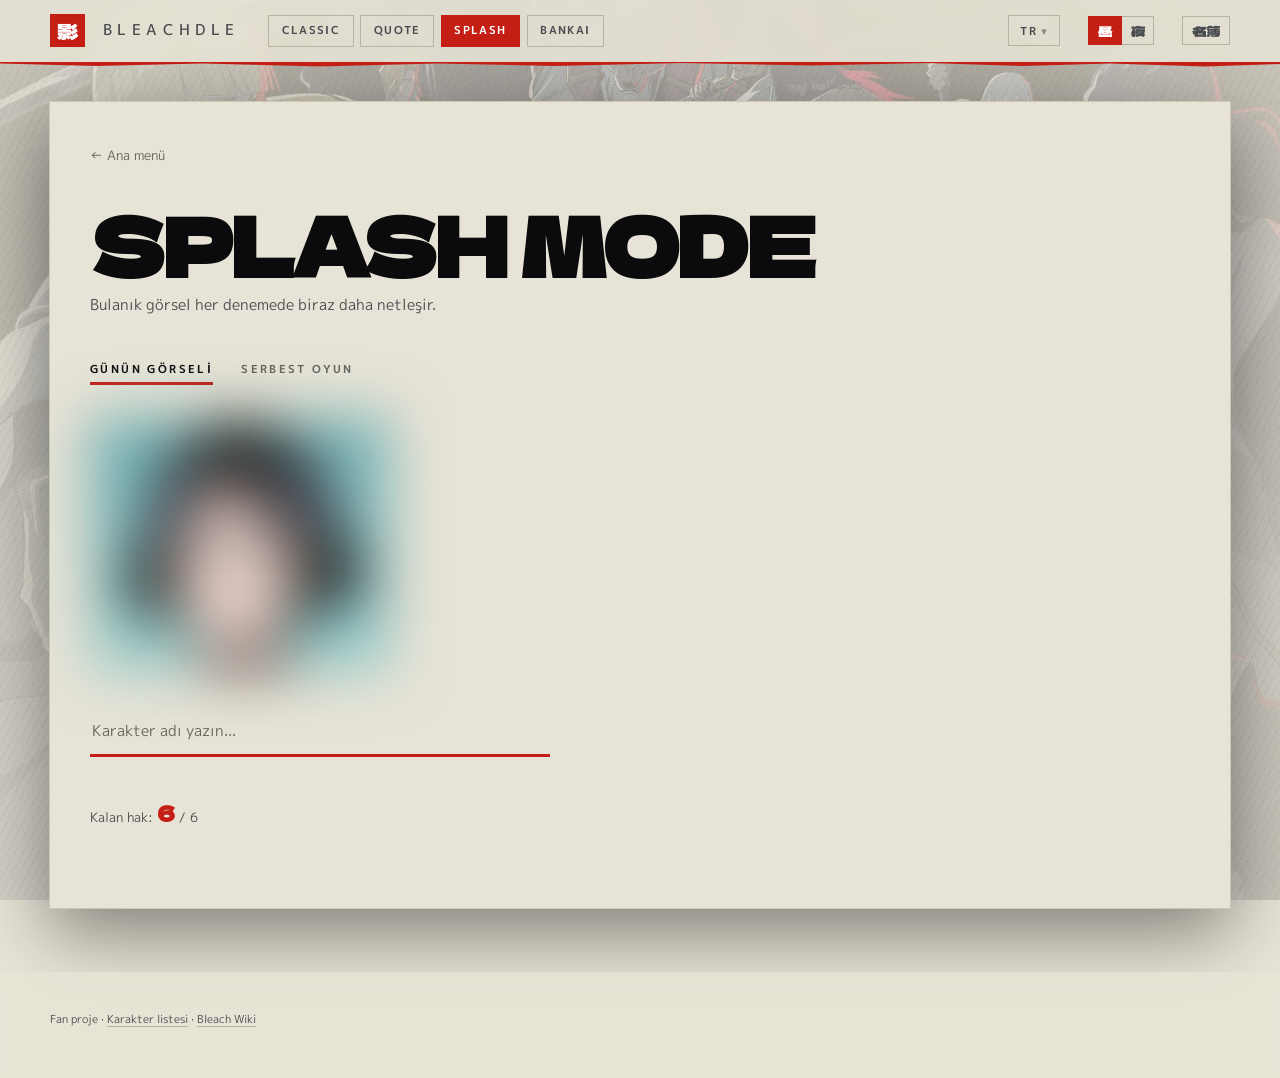
<file: splash.html>
<!DOCTYPE html>
<html lang="tr">
<head>
<meta charset="UTF-8">
<meta name="viewport" content="width=device-width,initial-scale=1">
<!-- Satır içi script ve stil yok: hepsi ayrı dosyada, o yüzden 'unsafe-inline'
     gerekmiyor. Dış kaynak da yok (fontlar kendi barındırmamızda), o yüzden
     her şey 'self'. Kazınan veri innerHTML'e giriyor — bu, js/i18n.js'teki
     esc() kaçışının arkasındaki ikinci savunma hattı. -->
<meta http-equiv="Content-Security-Policy" content="default-src 'none'; script-src 'self'; style-src 'self'; img-src 'self' data:; font-src 'self'; connect-src 'self'; manifest-src 'self'; base-uri 'none'; form-action 'none'">
<meta name="referrer" content="strict-origin-when-cross-origin">
<title data-i18n="title.splash">Bleachdle — Splash Mode</title>
<link rel="icon" href="favicon.svg" type="image/svg+xml">
<link rel="alternate icon" href="favicon.ico" sizes="any">
<link rel="manifest" href="manifest.json">
<meta name="theme-color" content="#e5e2d5">

<meta name="description" content="Bulanık görsel her yanlış denemede biraz daha netleşiyor. Karakteri kaç denemede tanırsın?">
<link rel="canonical" href="https://ozgurozertural.github.io/bleachdle/splash.html">

<!-- Paylaşım kartı. Tarayıcı-dışı kazıyıcılar JS çalıştırmaz, o yüzden burası
     data-i18n'den bağımsız ve sabit Türkçe. og.jpg'yi scripts/make_og.py üretir. -->
<meta property="og:type" content="website">
<meta property="og:site_name" content="Bleachdle">
<meta property="og:locale" content="tr_TR">
<meta property="og:locale:alternate" content="en_US">
<meta property="og:url" content="https://ozgurozertural.github.io/bleachdle/splash.html">
<meta property="og:title" content="Bleachdle — Splash Mode">
<meta property="og:description" content="Bulanık görsel her yanlış denemede biraz daha netleşiyor. Karakteri kaç denemede tanırsın?">
<meta property="og:image" content="https://ozgurozertural.github.io/bleachdle/og.jpg">
<meta property="og:image:width" content="1200">
<meta property="og:image:height" content="630">
<meta property="og:image:alt" content="Bleachdle — Espada toplantısının önünde BLEACHDLE başlığı ve dört mod: Classic, Quote, Splash, Bankai">
<meta name="twitter:card" content="summary_large_image">
<link rel="stylesheet" href="css/theme.css">
<link rel="stylesheet" href="css/game.css">
</head>
<body>
<header class="site-header">
  <a class="brand" href="index.html" data-i18n-aria="brand.aria">
    <span class="kanji">影</span><h1>BLEACHDLE</h1>
  </a>
  <nav class="mode-nav" data-i18n-aria="nav.aria">
    <a href="classic.html"><span lang="en">Classic</span></a>
    <a href="quote.html"><span lang="en">Quote</span></a>
    <a href="splash.html" aria-current="page"><span lang="en">Splash</span></a>
    <a href="bankai.html"><span lang="en">Bankai</span></a>
  </nav>
  <div class="lang-select">
    <button class="lang-btn" aria-haspopup="listbox" aria-expanded="false"
            data-i18n="lang.short" data-i18n-aria="lang.aria">TR</button>
    <ul class="lang-menu" role="listbox">
      <li><button role="option" data-lang="tr" data-i18n="lang.tr">Türkçe</button></li>
      <li><button role="option" data-lang="en" data-i18n="lang.en">English</button></li>
    </ul>
  </div>
  <div class="theme-toggle" role="group" data-i18n-aria="theme.aria">
    <button data-set-theme="light" data-i18n-aria="theme.light"
            data-flavor="Soul Society" lang="en">昼</button>
    <button data-set-theme="dark" data-i18n-aria="theme.dark"
            data-flavor="Hueco Mundo" lang="en">夜</button>
  </div>
  <a class="list-link" href="characters.html" data-i18n-aria="list.link"
     data-flavor="Solver" lang="ja">名簿</a>
</header>

<main class="game-page">
  <a class="back-link" href="index.html" data-i18n="back">← Ana menü</a>
  <h2 class="game-title">SPLASH MODE</h2>
  <p class="game-subtitle" data-i18n="sub.splash"></p>

  <div class="mode-switch">
    <button class="active" data-mode="daily" data-i18n="daily.splash">Günün görseli</button>
    <button data-mode="free" data-i18n="free">Serbest oyun</button>
  </div>

  <div class="splash-image-wrap">
    <img id="splash-img" class="splash-image" src="" alt="">
  </div>

  <div class="search-box">
    <input id="search" type="text" autocomplete="off" data-i18n-placeholder="search.placeholder" placeholder="Karakter adı yazın..." />
    <div id="suggestions" class="suggestions"></div>
  </div>

  <div id="result"></div>
  <div id="attempts" class="attempts-info"></div>
  <ol id="guess-list" class="guess-list"></ol>
</main>

<footer class="site-footer">
  <p data-i18n-html="footer.short"></p>
</footer>

<script src="js/i18n.js"></script>
<script src="js/theme.js"></script>
<script src="js/stats.js"></script>
<script src="js/game-core.js"></script>
<script src="js/data.js"></script>
<script src="js/simple-mode.js"></script>
<script src="js/splash.js"></script>
</body>
</html>
</file>
<file: css/theme.css>
/* Bleachdle — mürekkep ve kan.
   Zemin hâlâ kağıt/mürekkep ikilisi, ama bu bir dövüş serisi: kontrast sert,
   tipografi ağır, doğru/yanlış renkleri tam doygunlukta. */

/* Fontlar kendi barındırmamızda. Google Fonts'tan çekilirken her ziyaretçinin
   IP'si Google'a gidiyordu; ayrıca @import zinciri font indirmesini bu CSS
   inene kadar geciktiriyordu. scripts/build_fonts.py üretiyor — sitede geçen
   11 kanji ve Latin Ext-A ile sınırlı alt küme, dördü toplam 96 KB.

   Gövde fontu M PLUS 1p: önceki Zen Kaku Gothic New'de Ğ ğ İ Ş ş ve makronlar
   (Ō ō ū ē) hiç yoktu, kelime ortasında system-ui'ye düşüyorlardı. M PLUS 1p
   aynı geometrik ekran-gotik ailesinden ve hepsini taşıyor; yapım betiği
   üretilen her yüzü bu harfler için denetliyor. */
@font-face {
  font-family: 'Dela Gothic One';
  src: url('../fonts/dela.woff2') format('woff2');
  font-weight: 400;
  font-display: swap;
}
@font-face {
  font-family: 'M PLUS 1p';
  src: url('../fonts/mplus-400.woff2') format('woff2');
  font-weight: 400;
  font-display: swap;
}
@font-face {
  font-family: 'M PLUS 1p';
  src: url('../fonts/mplus-500.woff2') format('woff2');
  font-weight: 500;
  font-display: swap;
}
@font-face {
  font-family: 'M PLUS 1p';
  src: url('../fonts/mplus-700.woff2') format('woff2');
  font-weight: 700;
  font-display: swap;
}

:root, [data-theme="light"] {
  /* 昼 — beyazlatılmış kağıt üstünde sumi */
  --paper: #e7e3d6;
  --paper-2: #f2efe6;
  --paper-3: #faf8f1;
  --ink: #0b0b0d;
  --ink-2: #4a4c50;
  --ink-3: #65635b;
  --rule: #b8b2a0;
  --rule-soft: #cdc7b6;

  --seal: #c41e15;
  --on-seal: #ffffff;
  --correct: #17773a;
  --correct-ink: #ffffff;
  --wrong: #b81420;
  --wrong-ink: #ffffff;

  --grain-opacity: 0.3;
  --grain-blend: multiply;
  --hatch-opacity: 0.06;

  --paper-rgb: 231, 227, 214;
  /* Aydınlıkta Soul Society: Gotei 13 kaptanları */
  --art: url("../data/images/bg-gotei13.webp");
  --art-pos: center 18%;
  --art-focus: 50% 38%;
  --art-vignette: 0.75;
  --art-scrim: 0.58;      /* eserin üstündeki perde */
  --art-panel: 0.86;      /* başlık/altlık şeridinin opaklığı */
}

[data-theme="dark"] {
  /* 夜 — mürekkep zemin, kireç yazı. Roller aynı, maddeler yer değiştirdi. */
  --paper: #0c0c0f;
  --paper-2: #16161b;
  --paper-3: #1e1e25;
  --ink: #f4f1e6;
  --ink-2: #b0aea4;
  --ink-3: #7c7f84;
  --rule: #34343d;
  --rule-soft: #26262e;

  --seal: #ff3b2f;
  --on-seal: #0c0c0f;
  --correct: #14b85a;
  --correct-ink: #06210f;
  --wrong: #e01f2d;
  --wrong-ink: #ffffff;

  --grain-opacity: 0.13;
  --grain-blend: screen;
  --hatch-opacity: 0.05;

  --paper-rgb: 12, 12, 15;
  /* Karanlıkta Hueco Mundo: Espada toplantısı. Bu eser çok daha karanlık
     (medyan parlaklık 0.012), o yüzden perde ince — beyaz üniformalar en
     kötü durumda bile şerit metnini 6:1'in üstünde tutuyor. */
  --art: url("../data/images/bg-espada.webp");
  --art-pos: center 52%;
  --art-focus: 50% 52%;
  --art-vignette: 0.45;   /* kenarları az bastır: eser şeritlerden görünsün */
  --art-scrim: 0.18;
  --art-panel: 0.82;
}

:root {
  --font-display: 'Dela Gothic One', 'Arial Black', sans-serif;
  --font-body: 'M PLUS 1p', system-ui, sans-serif;

  /* Sert sıçrama: dev başlık, küçük etiket, arada hiçbir şey yok */
  --t-hero: clamp(2.6rem, 8.5vw, 5rem);
  --t-title: 1.5rem;
  --t-body: 0.95rem;
  --t-small: 0.84rem;
  --t-label: 0.68rem;

  --tr-label: 0.22em;
  /* ch = '0' karakterinin genişliği, ve M PLUS 1p'de '0' gövde harflerine
     göre Zen Kaku'dakinden epey geniş (0.620em'e karşı 0.504em). Aynı ch
     değeri bırakılsaydı satır 57 değil 65 karakter olurdu; ölçü satır başına
     düşen karakter sayısı sabit kalacak şekilde yeniden hesaplandı. */
  --measure: 52ch;

  /* Eğik kesim — panellerin ve hücrelerin köşesini kırpan darbe açısı */
  --slash: 10px;
}

* { box-sizing: border-box; }

html {
  background: var(--paper);
}

/* Gotei 13 eseri: sabit zemin katmanı. İçerik onun üstüne serilen kağıt
   tabakanın üstünde durduğu için metin kontrastı eserden etkilenmiyor;
   eser başlık şeridinde, altlıkta ve geniş ekranda tabakanın yanlarında
   görünüyor. background-attachment yerine sabit sözde eleman: mobil
   tarayıcılarda fixed arka plan kaydırmada titriyor. */
html::before {
  content: '';
  position: fixed;
  inset: 0;
  z-index: -1;
  background:
    radial-gradient(ellipse at var(--art-focus), transparent 0%, rgba(var(--paper-rgb), var(--art-vignette)) 78%),
    linear-gradient(rgba(var(--paper-rgb), var(--art-scrim)), rgba(var(--paper-rgb), var(--art-scrim))),
    var(--art) var(--art-pos) / cover no-repeat;
}

body {
  margin: 0;
  padding: 0;
  background: transparent;
  color: var(--ink);
  font-family: var(--font-body);
  font-size: 16px;
  line-height: 1.55;
  min-height: 100vh;
  -webkit-font-smoothing: antialiased;
}

/* İki katman: kağıt lifi + eğik tarama (screen-tone). */
body::before,
body::after {
  content: '';
  position: fixed;
  inset: 0;
  z-index: 0;
  pointer-events: none;
}
body::before {
  opacity: var(--grain-opacity);
  mix-blend-mode: var(--grain-blend);
  background-image: url("data:image/svg+xml,%3Csvg xmlns='http://www.w3.org/2000/svg' width='160' height='160'%3E%3Cfilter id='g'%3E%3CfeTurbulence type='fractalNoise' baseFrequency='0.85' numOctaves='4' stitchTiles='stitch'/%3E%3CfeColorMatrix type='saturate' values='0'/%3E%3C/filter%3E%3Crect width='160' height='160' filter='url(%23g)'/%3E%3C/svg%3E");
}
body::after {
  opacity: var(--hatch-opacity);
  background-image: repeating-linear-gradient(
    118deg,
    var(--seal) 0 1px,
    transparent 1px 7px
  );
}
body > * { position: relative; z-index: 1; }

a { color: inherit; text-decoration: none; }

button {
  font-family: inherit;
  font-size: inherit;
  cursor: pointer;
  border: none;
  background: none;
  color: inherit;
}

:focus-visible {
  outline: 3px solid var(--seal);
  outline-offset: 2px;
}

::selection { background: var(--seal); color: var(--on-seal); }

::-webkit-scrollbar { width: 10px; height: 10px; }
::-webkit-scrollbar-track { background: transparent; }
::-webkit-scrollbar-thumb { background: var(--rule); }
::-webkit-scrollbar-thumb:hover { background: var(--seal); }

/* Tema geçişi — 虚 Hollow maddesi (js/theme.js sürüyor).
   View Transitions eski ve yeni sayfanın birer görüntüsünü alıyor; ikisi
   ::view-transition-image-pair(root) içinde üst üste duruyor. Eskiye büyüyen
   bir delik açılıyor, yeni o deliğin biraz gerisinden açılıyor; aradaki
   halkada ikisi de saydam, oradan çiftin kendi arka planı görünüyor: siyah
   madde, içinde koyu kızıl damarlar. Kızıl hale ayrı bir katman (.hv-rim,
   yalnız geçiş sürerken var): lekenin kenarında bir halka, grubunda 4px
   bulanıklık — filtre grupta, çünkü kırpılan öğenin kendisine verilse kırpma
   kenarı keskin kalırdı. 7px'te prototipe daha yakındı ama 4px'le görünüş
   neredeyse aynı, maliyet daha az (Ozgur test sayfasında seçti).

   Leke maske görseli değil clip-path: path(). Görselle yapılınca her kare
   ayrı bir resim olarak eşzamansız yükleniyordu; zamanında hazır olmayan
   karede maske "yok" sayılıp ekran ara ara yanıp sönüyordu. path() eşzamanlı
   çiziliyor ve kareler aynı yapıda olduğu için aralarında yumuşak geçiyor.
   Kareler JS'ten (Web Animations) geliyor; burada yalnız sabit kısımlar var. */
::view-transition-old(root),
::view-transition-new(root),
::view-transition-group(hv-rim),
::view-transition-new(hv-rim) {
  animation: none;
  mix-blend-mode: normal;
}
/* Madde dokusu: Yhwach'ın gözleri (Ozgur'un önerisi; referans: TYBW'deki
   uçuk pembe, düzensiz, çizik dış çizgili gözler; küçük koyu kızıl gözbebeği
   her gözde başka yerde). Hepsi bozulmuş ve hafif bulanık, büyüklerin bir
   kısmı damlalarla aşağı eriyor. 480 px'lik kare, kenarları birbirine uyacak
   şekilde üretildi: kenara taşan göz karşı kenarda da çiziliyor, bulut
   dokusunda stitchTiles var ve filtre bölgesi tam kare. Önceki damar
   dokusunda bunlar yoktu, her 520 px'de bir dikiş görünüyordu. Doku
   statik: kare kare değişmediği için yanıp sönmeye yol açmıyor.
   Üreteç: node scripts/make_eye_texture.js (tohum 11, 480 px). */
::view-transition-image-pair(root) {
  background:
    url("data:image/svg+xml,%3Csvg%20xmlns%3D%22http%3A%2F%2Fwww.w3.org%2F2000%2Fsvg%22%20width%3D%22480%22%20height%3D%22480%22%3E%3Cdefs%3E%3Cfilter%20id%3D%22glow%22%20x%3D%22-50%25%22%20y%3D%22-50%25%22%20width%3D%22200%25%22%20height%3D%22200%25%22%3E%3CfeGaussianBlur%20stdDeviation%3D%225%22%2F%3E%3C%2Ffilter%3E%3Cfilter%20id%3D%22w%22%20filterUnits%3D%22userSpaceOnUse%22%20x%3D%220%22%20y%3D%220%22%20width%3D%22480%22%20height%3D%22480%22%3E%3CfeTurbulence%20type%3D%22fractalNoise%22%20baseFrequency%3D%220.018%22%20numOctaves%3D%223%22%20seed%3D%223%22%20stitchTiles%3D%22stitch%22%2F%3E%3CfeColorMatrix%20values%3D%220%200%200%200%200.33%20%200%200%200%200%200.02%20%200%200%200%200%200.08%20%200%200%200%201.6%20-0.75%22%2F%3E%3C%2Ffilter%3E%3Cfilter%20id%3D%22warp%22%20filterUnits%3D%22userSpaceOnUse%22%20x%3D%22-60%22%20y%3D%22-60%22%20width%3D%22600%22%20height%3D%22600%22%3E%3CfeTurbulence%20x%3D%220%22%20y%3D%220%22%20width%3D%22480%22%20height%3D%22480%22%20type%3D%22fractalNoise%22%20baseFrequency%3D%220.035%22%20numOctaves%3D%222%22%20seed%3D%225%22%20stitchTiles%3D%22stitch%22%2F%3E%3CfeTile%20result%3D%22n%22%2F%3E%3CfeDisplacementMap%20in%3D%22SourceGraphic%22%20in2%3D%22n%22%20scale%3D%229%22%20xChannelSelector%3D%22R%22%20yChannelSelector%3D%22G%22%2F%3E%3CfeGaussianBlur%20stdDeviation%3D%221.1%22%2F%3E%3C%2Ffilter%3E%3Cfilter%20id%3D%22melt%22%20filterUnits%3D%22userSpaceOnUse%22%20x%3D%22-60%22%20y%3D%22-60%22%20width%3D%22600%22%20height%3D%22600%22%3E%3CfeTurbulence%20x%3D%220%22%20y%3D%220%22%20width%3D%22480%22%20height%3D%22480%22%20type%3D%22fractalNoise%22%20baseFrequency%3D%220.025%200.07%22%20numOctaves%3D%222%22%20seed%3D%229%22%20stitchTiles%3D%22stitch%22%2F%3E%3CfeTile%20result%3D%22n%22%2F%3E%3CfeDisplacementMap%20in%3D%22SourceGraphic%22%20in2%3D%22n%22%20scale%3D%2220%22%20xChannelSelector%3D%22R%22%20yChannelSelector%3D%22G%22%2F%3E%3CfeGaussianBlur%20stdDeviation%3D%221.7%22%2F%3E%3C%2Ffilter%3E%3CradialGradient%20id%3D%22sclera%22%20cx%3D%22.42%22%20cy%3D%22.38%22%20r%3D%22.7%22%3E%3Cstop%20offset%3D%220%22%20stop-color%3D%22%23fbd6e2%22%2F%3E%3Cstop%20offset%3D%22.65%22%20stop-color%3D%22%23f1b0c8%22%2F%3E%3Cstop%20offset%3D%221%22%20stop-color%3D%22%23d985a6%22%2F%3E%3C%2FradialGradient%3E%3CradialGradient%20id%3D%22pupil%22%3E%3Cstop%20offset%3D%220%22%20stop-color%3D%22%236a0618%22%2F%3E%3Cstop%20offset%3D%22.7%22%20stop-color%3D%22%23a3122f%22%2F%3E%3Cstop%20offset%3D%221%22%20stop-color%3D%22%23c0294a%22%2F%3E%3C%2FradialGradient%3E%3C%2Fdefs%3E%3Crect%20width%3D%22480%22%20height%3D%22480%22%20filter%3D%22url(%23w)%22%2F%3E%3Cg%20filter%3D%22url(%23warp)%22%3E%3Cg%20transform%3D%22translate(386.6%20369.0)%20rotate(9.8)%22%3E%3Cpath%20d%3D%22M37.7%200.0C39.1%203.4%2039.2%208.2%2036.9%2011.5C34.7%2014.8%2029.2%2017.8%2024.3%2019.7C19.5%2021.5%2013.2%2022.5%208.0%2022.6C2.8%2022.7%20-2.2%2021.0%20-7.1%2020.1C-12.0%2019.3%20-16.8%2018.8%20-21.4%2017.3C-26.0%2015.7%20-32.2%2013.7%20-34.7%2010.8C-37.3%207.9%20-37.1%203.5%20-36.8%20-0.0C-36.4%20-3.5%20-35.0%20-7.0%20-32.8%20-10.2C-30.6%20-13.4%20-27.7%20-16.9%20-23.6%20-19.1C-19.5%20-21.3%20-13.6%20-22.7%20-8.3%20-23.5C-3.0%20-24.2%203.4%20-24.5%208.3%20-23.4C13.2%20-22.3%2017.6%20-19.4%2021.0%20-17.0C24.3%20-14.5%2025.7%20-11.7%2028.5%20-8.9C31.3%20-6.0%2036.3%20-3.4%2037.7%200.0Z%22%20fill%3D%22%23f2b6cc%22%20opacity%3D%22.35%22%20filter%3D%22url(%23glow)%22%2F%3E%3Cpath%20d%3D%22M37.7%200.0C39.1%203.4%2039.2%208.2%2036.9%2011.5C34.7%2014.8%2029.2%2017.8%2024.3%2019.7C19.5%2021.5%2013.2%2022.5%208.0%2022.6C2.8%2022.7%20-2.2%2021.0%20-7.1%2020.1C-12.0%2019.3%20-16.8%2018.8%20-21.4%2017.3C-26.0%2015.7%20-32.2%2013.7%20-34.7%2010.8C-37.3%207.9%20-37.1%203.5%20-36.8%20-0.0C-36.4%20-3.5%20-35.0%20-7.0%20-32.8%20-10.2C-30.6%20-13.4%20-27.7%20-16.9%20-23.6%20-19.1C-19.5%20-21.3%20-13.6%20-22.7%20-8.3%20-23.5C-3.0%20-24.2%203.4%20-24.5%208.3%20-23.4C13.2%20-22.3%2017.6%20-19.4%2021.0%20-17.0C24.3%20-14.5%2025.7%20-11.7%2028.5%20-8.9C31.3%20-6.0%2036.3%20-3.4%2037.7%200.0Z%22%20fill%3D%22url(%23sclera)%22%20stroke%3D%22%231a0408%22%20stroke-width%3D%223.6%22%20stroke-linejoin%3D%22round%22%2F%3E%3Cellipse%20cx%3D%22-14.3%22%20cy%3D%22-3.2%22%20rx%3D%227.1%22%20ry%3D%226.1%22%20fill%3D%22url(%23pupil)%22%2F%3E%3C%2Fg%3E%3Cg%20transform%3D%22translate(309.2%2021.6)%20rotate(10.8)%22%3E%3Cpath%20d%3D%22M11.7%200.0C11.3%201.1%2010.2%202.2%209.2%203.0C8.2%203.8%206.9%204.3%205.7%204.9C4.5%205.4%203.5%205.9%202.1%206.4C0.8%206.9%20-1.0%207.8%20-2.6%207.8C-4.2%207.8%20-6.3%207.2%20-7.6%206.5C-8.9%205.8%20-9.8%204.5%20-10.4%203.4C-11.0%202.3%20-11.4%201.1%20-11.2%20-0.0C-11.1%20-1.1%20-10.2%20-2.2%20-9.4%20-3.1C-8.6%20-4.0%20-7.5%20-4.8%20-6.3%20-5.4C-5.1%20-6.0%20-3.7%20-6.5%20-2.3%20-6.7C-0.8%20-7.0%200.7%20-6.8%202.3%20-6.7C3.8%20-6.7%205.7%20-6.7%207.3%20-6.2C8.8%20-5.7%2010.8%20-4.8%2011.5%20-3.8C12.3%20-2.8%2012.1%20-1.1%2011.7%200.0Z%22%20fill%3D%22%23f2b6cc%22%20opacity%3D%22.35%22%20filter%3D%22url(%23glow)%22%2F%3E%3Cpath%20d%3D%22M11.7%200.0C11.3%201.1%2010.2%202.2%209.2%203.0C8.2%203.8%206.9%204.3%205.7%204.9C4.5%205.4%203.5%205.9%202.1%206.4C0.8%206.9%20-1.0%207.8%20-2.6%207.8C-4.2%207.8%20-6.3%207.2%20-7.6%206.5C-8.9%205.8%20-9.8%204.5%20-10.4%203.4C-11.0%202.3%20-11.4%201.1%20-11.2%20-0.0C-11.1%20-1.1%20-10.2%20-2.2%20-9.4%20-3.1C-8.6%20-4.0%20-7.5%20-4.8%20-6.3%20-5.4C-5.1%20-6.0%20-3.7%20-6.5%20-2.3%20-6.7C-0.8%20-7.0%200.7%20-6.8%202.3%20-6.7C3.8%20-6.7%205.7%20-6.7%207.3%20-6.2C8.8%20-5.7%2010.8%20-4.8%2011.5%20-3.8C12.3%20-2.8%2012.1%20-1.1%2011.7%200.0Z%22%20fill%3D%22url(%23sclera)%22%20stroke%3D%22%231a0408%22%20stroke-width%3D%221.1%22%20stroke-linejoin%3D%22round%22%2F%3E%3Cellipse%20cx%3D%22-1.4%22%20cy%3D%222.9%22%20rx%3D%221.6%22%20ry%3D%221.9%22%20fill%3D%22url(%23pupil)%22%2F%3E%3C%2Fg%3E%3Cg%20transform%3D%22translate(181.3%20-30.1)%20rotate(10.4)%22%3E%3Cpath%20d%3D%22M17.3%200.0C17.2%202.0%2016.2%204.0%2015.2%205.9C14.3%207.9%2013.2%209.2%2011.6%2011.7C10.1%2014.3%209.1%2019.0%206.0%2021.1C2.9%2023.2%20-3.0%2024.8%20-6.9%2024.2C-10.7%2023.6%20-15.6%2020.3%20-17.2%2017.4C-18.7%2014.4%20-16.2%209.1%20-16.1%206.2C-16.0%203.3%20-16.3%202.2%20-16.6%20-0.0C-16.8%20-2.2%20-18.2%20-4.8%20-17.5%20-6.8C-16.7%20-8.8%20-14.2%20-10.8%20-12.0%20-12.1C-9.8%20-13.4%20-6.7%20-14.4%20-4.1%20-14.6C-1.5%20-14.7%201.4%20-14.0%203.8%20-13.2C6.1%20-12.5%208.0%20-11.4%2010.1%20-10.2C12.1%20-9.0%2014.8%20-7.9%2016.0%20-6.2C17.2%20-4.5%2017.4%20-2.0%2017.3%200.0Z%22%20fill%3D%22%23f2b6cc%22%20opacity%3D%22.35%22%20filter%3D%22url(%23glow)%22%2F%3E%3Cpath%20d%3D%22M17.3%200.0C17.2%202.0%2016.2%204.0%2015.2%205.9C14.3%207.9%2013.2%209.2%2011.6%2011.7C10.1%2014.3%209.1%2019.0%206.0%2021.1C2.9%2023.2%20-3.0%2024.8%20-6.9%2024.2C-10.7%2023.6%20-15.6%2020.3%20-17.2%2017.4C-18.7%2014.4%20-16.2%209.1%20-16.1%206.2C-16.0%203.3%20-16.3%202.2%20-16.6%20-0.0C-16.8%20-2.2%20-18.2%20-4.8%20-17.5%20-6.8C-16.7%20-8.8%20-14.2%20-10.8%20-12.0%20-12.1C-9.8%20-13.4%20-6.7%20-14.4%20-4.1%20-14.6C-1.5%20-14.7%201.4%20-14.0%203.8%20-13.2C6.1%20-12.5%208.0%20-11.4%2010.1%20-10.2C12.1%20-9.0%2014.8%20-7.9%2016.0%20-6.2C17.2%20-4.5%2017.4%20-2.0%2017.3%200.0Z%22%20fill%3D%22url(%23sclera)%22%20stroke%3D%22%231a0408%22%20stroke-width%3D%221.8%22%20stroke-linejoin%3D%22round%22%2F%3E%3Cellipse%20cx%3D%22-2.9%22%20cy%3D%221.5%22%20rx%3D%222.1%22%20ry%3D%222.4%22%20fill%3D%22url(%23pupil)%22%2F%3E%3C%2Fg%3E%3Cg%20transform%3D%22translate(181.3%20449.9)%20rotate(10.4)%22%3E%3Cpath%20d%3D%22M17.3%200.0C17.2%202.0%2016.2%204.0%2015.2%205.9C14.3%207.9%2013.2%209.2%2011.6%2011.7C10.1%2014.3%209.1%2019.0%206.0%2021.1C2.9%2023.2%20-3.0%2024.8%20-6.9%2024.2C-10.7%2023.6%20-15.6%2020.3%20-17.2%2017.4C-18.7%2014.4%20-16.2%209.1%20-16.1%206.2C-16.0%203.3%20-16.3%202.2%20-16.6%20-0.0C-16.8%20-2.2%20-18.2%20-4.8%20-17.5%20-6.8C-16.7%20-8.8%20-14.2%20-10.8%20-12.0%20-12.1C-9.8%20-13.4%20-6.7%20-14.4%20-4.1%20-14.6C-1.5%20-14.7%201.4%20-14.0%203.8%20-13.2C6.1%20-12.5%208.0%20-11.4%2010.1%20-10.2C12.1%20-9.0%2014.8%20-7.9%2016.0%20-6.2C17.2%20-4.5%2017.4%20-2.0%2017.3%200.0Z%22%20fill%3D%22%23f2b6cc%22%20opacity%3D%22.35%22%20filter%3D%22url(%23glow)%22%2F%3E%3Cpath%20d%3D%22M17.3%200.0C17.2%202.0%2016.2%204.0%2015.2%205.9C14.3%207.9%2013.2%209.2%2011.6%2011.7C10.1%2014.3%209.1%2019.0%206.0%2021.1C2.9%2023.2%20-3.0%2024.8%20-6.9%2024.2C-10.7%2023.6%20-15.6%2020.3%20-17.2%2017.4C-18.7%2014.4%20-16.2%209.1%20-16.1%206.2C-16.0%203.3%20-16.3%202.2%20-16.6%20-0.0C-16.8%20-2.2%20-18.2%20-4.8%20-17.5%20-6.8C-16.7%20-8.8%20-14.2%20-10.8%20-12.0%20-12.1C-9.8%20-13.4%20-6.7%20-14.4%20-4.1%20-14.6C-1.5%20-14.7%201.4%20-14.0%203.8%20-13.2C6.1%20-12.5%208.0%20-11.4%2010.1%20-10.2C12.1%20-9.0%2014.8%20-7.9%2016.0%20-6.2C17.2%20-4.5%2017.4%20-2.0%2017.3%200.0Z%22%20fill%3D%22url(%23sclera)%22%20stroke%3D%22%231a0408%22%20stroke-width%3D%221.8%22%20stroke-linejoin%3D%22round%22%2F%3E%3Cellipse%20cx%3D%22-2.9%22%20cy%3D%221.5%22%20rx%3D%222.1%22%20ry%3D%222.4%22%20fill%3D%22url(%23pupil)%22%2F%3E%3C%2Fg%3E%3Cg%20transform%3D%22translate(344.7%20151.2)%20rotate(4.3)%22%3E%3Cpath%20d%3D%22M14.2%200.0C14.7%201.2%2015.1%202.9%2014.2%204.0C13.3%205.0%2010.6%205.8%208.8%206.3C6.9%206.9%204.7%207.1%202.8%207.2C0.9%207.2%20-0.9%206.9%20-2.6%206.7C-4.4%206.4%20-5.9%206.1%20-7.8%205.6C-9.6%205.2%20-12.6%204.8%20-13.8%203.8C-15.0%202.9%20-15.2%201.2%20-15.0%20-0.0C-14.7%20-1.2%20-13.1%20-2.3%20-12.0%20-3.3C-11.0%20-4.4%20-10.0%20-5.5%20-8.5%20-6.2C-7.0%20-6.8%20-4.8%20-7.2%20-2.9%20-7.4C-1.0%20-7.6%201.1%20-7.7%203.0%20-7.5C4.9%20-7.3%207.0%20-6.8%208.4%20-6.1C9.8%20-5.4%2010.3%20-4.1%2011.2%20-3.1C12.2%20-2.1%2013.7%20-1.2%2014.2%200.0Z%22%20fill%3D%22%23f2b6cc%22%20opacity%3D%22.35%22%20filter%3D%22url(%23glow)%22%2F%3E%3Cpath%20d%3D%22M14.2%200.0C14.7%201.2%2015.1%202.9%2014.2%204.0C13.3%205.0%2010.6%205.8%208.8%206.3C6.9%206.9%204.7%207.1%202.8%207.2C0.9%207.2%20-0.9%206.9%20-2.6%206.7C-4.4%206.4%20-5.9%206.1%20-7.8%205.6C-9.6%205.2%20-12.6%204.8%20-13.8%203.8C-15.0%202.9%20-15.2%201.2%20-15.0%20-0.0C-14.7%20-1.2%20-13.1%20-2.3%20-12.0%20-3.3C-11.0%20-4.4%20-10.0%20-5.5%20-8.5%20-6.2C-7.0%20-6.8%20-4.8%20-7.2%20-2.9%20-7.4C-1.0%20-7.6%201.1%20-7.7%203.0%20-7.5C4.9%20-7.3%207.0%20-6.8%208.4%20-6.1C9.8%20-5.4%2010.3%20-4.1%2011.2%20-3.1C12.2%20-2.1%2013.7%20-1.2%2014.2%200.0Z%22%20fill%3D%22url(%23sclera)%22%20stroke%3D%22%231a0408%22%20stroke-width%3D%221.4%22%20stroke-linejoin%3D%22round%22%2F%3E%3Cellipse%20cx%3D%22-5.7%22%20cy%3D%22-1.5%22%20rx%3D%222.4%22%20ry%3D%221.9%22%20fill%3D%22url(%23pupil)%22%2F%3E%3C%2Fg%3E%3Cg%20transform%3D%22translate(400.7%20-39.1)%20rotate(-36.0)%22%3E%3Cpath%20d%3D%22M30.1%200.0C29.6%203.6%2026.8%206.8%2024.9%2010.1C23.0%2013.5%2021.4%2015.5%2018.9%2020.0C16.4%2024.6%2015.1%2033.9%2010.1%2037.3C5.1%2040.7%20-5.0%2042.3%20-11.0%2040.6C-16.9%2038.9%20-23.0%2032.2%20-25.7%2027.3C-28.4%2022.3%20-26.8%2015.6%20-27.1%2011.0C-27.5%206.5%20-28.1%203.6%20-27.9%20-0.0C-27.7%20-3.6%20-27.4%20-7.1%20-25.9%20-10.6C-24.5%20-14.0%20-22.7%20-18.3%20-19.4%20-20.6C-16.2%20-22.8%20-10.8%20-23.2%20-6.5%20-23.9C-2.1%20-24.6%202.2%20-25.1%206.7%20-24.7C11.1%20-24.3%2016.8%20-23.7%2020.3%20-21.5C23.9%20-19.3%2026.4%20-15.0%2028.0%20-11.4C29.7%20-7.8%2030.6%20-3.6%2030.1%200.0Z%22%20fill%3D%22%23f2b6cc%22%20opacity%3D%22.35%22%20filter%3D%22url(%23glow)%22%2F%3E%3Cpath%20d%3D%22M30.1%200.0C29.6%203.6%2026.8%206.8%2024.9%2010.1C23.0%2013.5%2021.4%2015.5%2018.9%2020.0C16.4%2024.6%2015.1%2033.9%2010.1%2037.3C5.1%2040.7%20-5.0%2042.3%20-11.0%2040.6C-16.9%2038.9%20-23.0%2032.2%20-25.7%2027.3C-28.4%2022.3%20-26.8%2015.6%20-27.1%2011.0C-27.5%206.5%20-28.1%203.6%20-27.9%20-0.0C-27.7%20-3.6%20-27.4%20-7.1%20-25.9%20-10.6C-24.5%20-14.0%20-22.7%20-18.3%20-19.4%20-20.6C-16.2%20-22.8%20-10.8%20-23.2%20-6.5%20-23.9C-2.1%20-24.6%202.2%20-25.1%206.7%20-24.7C11.1%20-24.3%2016.8%20-23.7%2020.3%20-21.5C23.9%20-19.3%2026.4%20-15.0%2028.0%20-11.4C29.7%20-7.8%2030.6%20-3.6%2030.1%200.0Z%22%20fill%3D%22url(%23sclera)%22%20stroke%3D%22%231a0408%22%20stroke-width%3D%223.0%22%20stroke-linejoin%3D%22round%22%2F%3E%3Cellipse%20cx%3D%22-12.2%22%20cy%3D%225.9%22%20rx%3D%224.6%22%20ry%3D%224.3%22%20fill%3D%22url(%23pupil)%22%2F%3E%3C%2Fg%3E%3Cg%20transform%3D%22translate(400.7%20440.9)%20rotate(-36.0)%22%3E%3Cpath%20d%3D%22M30.1%200.0C29.6%203.6%2026.8%206.8%2024.9%2010.1C23.0%2013.5%2021.4%2015.5%2018.9%2020.0C16.4%2024.6%2015.1%2033.9%2010.1%2037.3C5.1%2040.7%20-5.0%2042.3%20-11.0%2040.6C-16.9%2038.9%20-23.0%2032.2%20-25.7%2027.3C-28.4%2022.3%20-26.8%2015.6%20-27.1%2011.0C-27.5%206.5%20-28.1%203.6%20-27.9%20-0.0C-27.7%20-3.6%20-27.4%20-7.1%20-25.9%20-10.6C-24.5%20-14.0%20-22.7%20-18.3%20-19.4%20-20.6C-16.2%20-22.8%20-10.8%20-23.2%20-6.5%20-23.9C-2.1%20-24.6%202.2%20-25.1%206.7%20-24.7C11.1%20-24.3%2016.8%20-23.7%2020.3%20-21.5C23.9%20-19.3%2026.4%20-15.0%2028.0%20-11.4C29.7%20-7.8%2030.6%20-3.6%2030.1%200.0Z%22%20fill%3D%22%23f2b6cc%22%20opacity%3D%22.35%22%20filter%3D%22url(%23glow)%22%2F%3E%3Cpath%20d%3D%22M30.1%200.0C29.6%203.6%2026.8%206.8%2024.9%2010.1C23.0%2013.5%2021.4%2015.5%2018.9%2020.0C16.4%2024.6%2015.1%2033.9%2010.1%2037.3C5.1%2040.7%20-5.0%2042.3%20-11.0%2040.6C-16.9%2038.9%20-23.0%2032.2%20-25.7%2027.3C-28.4%2022.3%20-26.8%2015.6%20-27.1%2011.0C-27.5%206.5%20-28.1%203.6%20-27.9%20-0.0C-27.7%20-3.6%20-27.4%20-7.1%20-25.9%20-10.6C-24.5%20-14.0%20-22.7%20-18.3%20-19.4%20-20.6C-16.2%20-22.8%20-10.8%20-23.2%20-6.5%20-23.9C-2.1%20-24.6%202.2%20-25.1%206.7%20-24.7C11.1%20-24.3%2016.8%20-23.7%2020.3%20-21.5C23.9%20-19.3%2026.4%20-15.0%2028.0%20-11.4C29.7%20-7.8%2030.6%20-3.6%2030.1%200.0Z%22%20fill%3D%22url(%23sclera)%22%20stroke%3D%22%231a0408%22%20stroke-width%3D%223.0%22%20stroke-linejoin%3D%22round%22%2F%3E%3Cellipse%20cx%3D%22-12.2%22%20cy%3D%225.9%22%20rx%3D%224.6%22%20ry%3D%224.3%22%20fill%3D%22url(%23pupil)%22%2F%3E%3C%2Fg%3E%3Cg%20transform%3D%22translate(65.1%20392.1)%20rotate(10.6)%22%3E%3Cpath%20d%3D%22M32.2%200.0C32.8%203.0%2033.7%206.6%2032.0%209.4C30.4%2012.2%2026.2%2014.7%2022.2%2017.0C18.3%2019.2%2014.2%2020.7%208.6%2022.9C3.0%2025.1%20-4.4%2029.7%20-11.3%2030.0C-18.1%2030.4%20-28.0%2028.0%20-32.6%2024.9C-37.3%2021.8%20-39.3%2015.6%20-39.0%2011.4C-38.7%207.3%20-32.9%203.2%20-30.9%20-0.0C-28.9%20-3.2%20-28.4%20-5.0%20-27.0%20-7.9C-25.6%20-10.8%20-25.5%20-14.4%20-22.6%20-17.2C-19.6%20-20.0%20-14.5%20-23.9%20-9.3%20-24.8C-4.1%20-25.8%203.5%20-24.4%208.6%20-23.0C13.8%20-21.6%2018.1%20-18.8%2021.4%20-16.3C24.8%20-13.9%2027.1%20-11.2%2028.9%20-8.5C30.7%20-5.7%2031.7%20-3.0%2032.2%200.0Z%22%20fill%3D%22%23f2b6cc%22%20opacity%3D%22.35%22%20filter%3D%22url(%23glow)%22%2F%3E%3Cpath%20d%3D%22M32.2%200.0C32.8%203.0%2033.7%206.6%2032.0%209.4C30.4%2012.2%2026.2%2014.7%2022.2%2017.0C18.3%2019.2%2014.2%2020.7%208.6%2022.9C3.0%2025.1%20-4.4%2029.7%20-11.3%2030.0C-18.1%2030.4%20-28.0%2028.0%20-32.6%2024.9C-37.3%2021.8%20-39.3%2015.6%20-39.0%2011.4C-38.7%207.3%20-32.9%203.2%20-30.9%20-0.0C-28.9%20-3.2%20-28.4%20-5.0%20-27.0%20-7.9C-25.6%20-10.8%20-25.5%20-14.4%20-22.6%20-17.2C-19.6%20-20.0%20-14.5%20-23.9%20-9.3%20-24.8C-4.1%20-25.8%203.5%20-24.4%208.6%20-23.0C13.8%20-21.6%2018.1%20-18.8%2021.4%20-16.3C24.8%20-13.9%2027.1%20-11.2%2028.9%20-8.5C30.7%20-5.7%2031.7%20-3.0%2032.2%200.0Z%22%20fill%3D%22url(%23sclera)%22%20stroke%3D%22%231a0408%22%20stroke-width%3D%223.5%22%20stroke-linejoin%3D%22round%22%2F%3E%3Cellipse%20cx%3D%2215.0%22%20cy%3D%226.4%22%20rx%3D%226.1%22%20ry%3D%226.9%22%20fill%3D%22url(%23pupil)%22%2F%3E%3C%2Fg%3E%3Cg%20transform%3D%22translate(341.6%20273.8)%20rotate(37.3)%22%3E%3Cpath%20d%3D%22M18.9%200.0C19.0%202.1%2018.6%204.7%2017.3%206.5C16.0%208.4%2013.4%209.8%2011.2%2011.0C9.0%2012.2%206.5%2013.6%204.0%2013.8C1.5%2014.1%20-1.3%2013.2%20-3.6%2012.5C-6.0%2011.9%20-7.7%2010.8%20-10.0%209.9C-12.3%208.9%20-15.8%208.3%20-17.5%206.6C-19.2%205.0%20-20.2%202.2%20-20.1%20-0.0C-20.1%20-2.2%20-18.7%20-4.7%20-17.2%20-6.5C-15.7%20-8.4%20-13.5%20-10.1%20-11.2%20-11.1C-8.9%20-12.0%20-6.0%20-11.7%20-3.5%20-12.0C-1.0%20-12.3%201.2%20-13.0%203.8%20-13.0C6.3%20-12.9%209.7%20-12.8%2011.8%20-11.7C13.9%20-10.5%2015.1%20-8.1%2016.3%20-6.2C17.5%20-4.2%2018.7%20-2.1%2018.9%200.0Z%22%20fill%3D%22%23f2b6cc%22%20opacity%3D%22.35%22%20filter%3D%22url(%23glow)%22%2F%3E%3Cpath%20d%3D%22M18.9%200.0C19.0%202.1%2018.6%204.7%2017.3%206.5C16.0%208.4%2013.4%209.8%2011.2%2011.0C9.0%2012.2%206.5%2013.6%204.0%2013.8C1.5%2014.1%20-1.3%2013.2%20-3.6%2012.5C-6.0%2011.9%20-7.7%2010.8%20-10.0%209.9C-12.3%208.9%20-15.8%208.3%20-17.5%206.6C-19.2%205.0%20-20.2%202.2%20-20.1%20-0.0C-20.1%20-2.2%20-18.7%20-4.7%20-17.2%20-6.5C-15.7%20-8.4%20-13.5%20-10.1%20-11.2%20-11.1C-8.9%20-12.0%20-6.0%20-11.7%20-3.5%20-12.0C-1.0%20-12.3%201.2%20-13.0%203.8%20-13.0C6.3%20-12.9%209.7%20-12.8%2011.8%20-11.7C13.9%20-10.5%2015.1%20-8.1%2016.3%20-6.2C17.5%20-4.2%2018.7%20-2.1%2018.9%200.0Z%22%20fill%3D%22url(%23sclera)%22%20stroke%3D%22%231a0408%22%20stroke-width%3D%221.8%22%20stroke-linejoin%3D%22round%22%2F%3E%3Cellipse%20cx%3D%22-7.8%22%20cy%3D%223.0%22%20rx%3D%222.8%22%20ry%3D%223.4%22%20fill%3D%22url(%23pupil)%22%2F%3E%3C%2Fg%3E%3Cg%20transform%3D%22translate(215.3%2096.1)%20rotate(-35.3)%22%3E%3Cpath%20d%3D%22M23.5%200.0C24.1%201.9%2024.0%204.2%2023.0%206.3C22.0%208.4%2020.2%2011.0%2017.4%2012.4C14.5%2013.8%209.6%2014.5%205.8%2014.6C2.1%2014.6%20-1.6%2013.3%20-5.1%2012.7C-8.5%2012.0%20-12.0%2011.6%20-14.7%2010.5C-17.5%209.4%20-20.1%207.7%20-21.6%205.9C-23.2%204.2%20-23.6%202.0%20-23.8%20-0.0C-24.0%20-2.0%20-24.0%20-4.3%20-22.6%20-6.2C-21.3%20-8.1%20-18.4%20-9.8%20-15.6%20-11.2C-12.8%20-12.6%20-9.5%20-14.0%20-5.8%20-14.6C-2.2%20-15.2%202.6%20-15.6%206.0%20-14.9C9.3%20-14.2%2012.1%20-11.8%2014.3%20-10.2C16.5%20-8.6%2017.8%20-7.0%2019.4%20-5.3C20.9%20-3.6%2022.9%20-1.9%2023.5%200.0Z%22%20fill%3D%22%23f2b6cc%22%20opacity%3D%22.35%22%20filter%3D%22url(%23glow)%22%2F%3E%3Cpath%20d%3D%22M23.5%200.0C24.1%201.9%2024.0%204.2%2023.0%206.3C22.0%208.4%2020.2%2011.0%2017.4%2012.4C14.5%2013.8%209.6%2014.5%205.8%2014.6C2.1%2014.6%20-1.6%2013.3%20-5.1%2012.7C-8.5%2012.0%20-12.0%2011.6%20-14.7%2010.5C-17.5%209.4%20-20.1%207.7%20-21.6%205.9C-23.2%204.2%20-23.6%202.0%20-23.8%20-0.0C-24.0%20-2.0%20-24.0%20-4.3%20-22.6%20-6.2C-21.3%20-8.1%20-18.4%20-9.8%20-15.6%20-11.2C-12.8%20-12.6%20-9.5%20-14.0%20-5.8%20-14.6C-2.2%20-15.2%202.6%20-15.6%206.0%20-14.9C9.3%20-14.2%2012.1%20-11.8%2014.3%20-10.2C16.5%20-8.6%2017.8%20-7.0%2019.4%20-5.3C20.9%20-3.6%2022.9%20-1.9%2023.5%200.0Z%22%20fill%3D%22url(%23sclera)%22%20stroke%3D%22%231a0408%22%20stroke-width%3D%222.5%22%20stroke-linejoin%3D%22round%22%2F%3E%3Cellipse%20cx%3D%22-6.9%22%20cy%3D%224.2%22%20rx%3D%224.7%22%20ry%3D%225.2%22%20fill%3D%22url(%23pupil)%22%2F%3E%3C%2Fg%3E%3Cg%20transform%3D%22translate(321.2%20201.5)%20rotate(-8.8)%22%3E%3Cpath%20d%3D%22M16.5%200.0C17.0%201.9%2016.8%204.5%2015.7%206.2C14.6%207.9%2011.9%209.2%209.8%2010.1C7.7%2010.9%205.3%2011.4%203.2%2011.4C1.1%2011.5%20-0.9%2010.8%20-2.9%2010.4C-4.9%209.9%20-6.6%209.6%20-8.7%208.9C-10.7%208.1%20-13.6%207.4%20-15.0%205.9C-16.3%204.4%20-16.8%201.9%20-16.7%20-0.0C-16.6%20-1.9%20-15.5%20-4.0%20-14.4%20-5.7C-13.2%20-7.3%20-11.5%20-9.0%20-9.7%20-9.9C-7.8%20-10.9%20-5.3%20-11.1%20-3.2%20-11.4C-1.0%20-11.6%201.1%20-11.7%203.2%20-11.4C5.2%20-11.1%207.4%20-10.3%209.1%20-9.3C10.7%20-8.2%2011.8%20-6.7%2013.0%20-5.1C14.3%20-3.6%2016.1%20-1.9%2016.5%200.0Z%22%20fill%3D%22%23f2b6cc%22%20opacity%3D%22.35%22%20filter%3D%22url(%23glow)%22%2F%3E%3Cpath%20d%3D%22M16.5%200.0C17.0%201.9%2016.8%204.5%2015.7%206.2C14.6%207.9%2011.9%209.2%209.8%2010.1C7.7%2010.9%205.3%2011.4%203.2%2011.4C1.1%2011.5%20-0.9%2010.8%20-2.9%2010.4C-4.9%209.9%20-6.6%209.6%20-8.7%208.9C-10.7%208.1%20-13.6%207.4%20-15.0%205.9C-16.3%204.4%20-16.8%201.9%20-16.7%20-0.0C-16.6%20-1.9%20-15.5%20-4.0%20-14.4%20-5.7C-13.2%20-7.3%20-11.5%20-9.0%20-9.7%20-9.9C-7.8%20-10.9%20-5.3%20-11.1%20-3.2%20-11.4C-1.0%20-11.6%201.1%20-11.7%203.2%20-11.4C5.2%20-11.1%207.4%20-10.3%209.1%20-9.3C10.7%20-8.2%2011.8%20-6.7%2013.0%20-5.1C14.3%20-3.6%2016.1%20-1.9%2016.5%200.0Z%22%20fill%3D%22url(%23sclera)%22%20stroke%3D%22%231a0408%22%20stroke-width%3D%221.5%22%20stroke-linejoin%3D%22round%22%2F%3E%3Cellipse%20cx%3D%22-0.0%22%20cy%3D%220.2%22%20rx%3D%221.9%22%20ry%3D%221.9%22%20fill%3D%22url(%23pupil)%22%2F%3E%3C%2Fg%3E%3Cg%20transform%3D%22translate(243.0%20387.4)%20rotate(-35.5)%22%3E%3Cpath%20d%3D%22M16.3%200.0C15.9%201.9%2014.2%203.6%2013.0%205.2C11.9%206.8%2010.7%208.2%209.2%209.6C7.6%2011.0%205.8%2013.0%203.7%2013.5C1.6%2014.1%20-1.3%2013.4%20-3.5%2012.8C-5.7%2012.2%20-7.6%2011.1%20-9.5%2010.0C-11.4%208.8%20-13.8%207.7%20-15.0%206.0C-16.2%204.4%20-16.8%202.0%20-16.9%20-0.0C-16.9%20-2.0%20-16.4%20-4.4%20-15.1%20-6.1C-13.9%20-7.7%20-11.4%20-9.1%20-9.4%20-9.9C-7.4%20-10.6%20-5.1%20-10.2%20-2.9%20-10.7C-0.8%20-11.2%201.1%20-12.5%203.5%20-12.6C5.8%20-12.8%209.1%20-12.7%2011.1%20-11.7C13.2%20-10.6%2014.7%20-8.2%2015.6%20-6.3C16.4%20-4.3%2016.7%20-1.9%2016.3%200.0Z%22%20fill%3D%22%23f2b6cc%22%20opacity%3D%22.35%22%20filter%3D%22url(%23glow)%22%2F%3E%3Cpath%20d%3D%22M16.3%200.0C15.9%201.9%2014.2%203.6%2013.0%205.2C11.9%206.8%2010.7%208.2%209.2%209.6C7.6%2011.0%205.8%2013.0%203.7%2013.5C1.6%2014.1%20-1.3%2013.4%20-3.5%2012.8C-5.7%2012.2%20-7.6%2011.1%20-9.5%2010.0C-11.4%208.8%20-13.8%207.7%20-15.0%206.0C-16.2%204.4%20-16.8%202.0%20-16.9%20-0.0C-16.9%20-2.0%20-16.4%20-4.4%20-15.1%20-6.1C-13.9%20-7.7%20-11.4%20-9.1%20-9.4%20-9.9C-7.4%20-10.6%20-5.1%20-10.2%20-2.9%20-10.7C-0.8%20-11.2%201.1%20-12.5%203.5%20-12.6C5.8%20-12.8%209.1%20-12.7%2011.1%20-11.7C13.2%20-10.6%2014.7%20-8.2%2015.6%20-6.3C16.4%20-4.3%2016.7%20-1.9%2016.3%200.0Z%22%20fill%3D%22url(%23sclera)%22%20stroke%3D%22%231a0408%22%20stroke-width%3D%221.6%22%20stroke-linejoin%3D%22round%22%2F%3E%3Cellipse%20cx%3D%22-6.9%22%20cy%3D%223.8%22%20rx%3D%222.5%22%20ry%3D%223.0%22%20fill%3D%22url(%23pupil)%22%2F%3E%3C%2Fg%3E%3C%2Fg%3E%3Cg%20filter%3D%22url(%23melt)%22%3E%3Cpath%20d%3D%22M250.1%20294.3C250.1%20316.2%20251.0%20330.8%20251.9%20330.8C252.9%20330.8%20253.8%20316.2%20253.8%20294.3Z%22%20fill%3D%22%23c9708f%22%2F%3E%3Cpath%20d%3D%22M253.9%20294.3C253.9%20316.1%20255.1%20330.6%20256.3%20330.6C257.5%20330.6%20258.7%20316.1%20258.7%20294.3Z%22%20fill%3D%22%23c9708f%22%2F%3E%3Cg%20transform%3D%22translate(254.4%20291.9)%20rotate(28.1)%22%3E%3Cpath%20d%3D%22M22.7%200.0C22.6%202.4%2021.5%204.8%2020.3%207.1C19.2%209.5%2018.0%2012.6%2015.5%2014.1C13.0%2015.7%208.6%2016.5%205.2%2016.6C1.9%2016.7%20-1.7%2015.6%20-4.6%2014.7C-7.6%2013.8%20-10.2%2012.8%20-12.5%2011.4C-14.8%2010.0%20-16.4%208.3%20-18.3%206.4C-20.3%204.5%20-23.2%202.4%20-24.1%20-0.0C-25.0%20-2.4%20-25.2%20-6.1%20-23.6%20-8.3C-21.9%20-10.4%20-17.4%20-11.9%20-14.3%20-13.0C-11.2%20-14.2%20-7.9%20-14.8%20-4.7%20-15.1C-1.6%20-15.4%201.7%20-15.4%204.7%20-14.9C7.6%20-14.3%2010.4%20-13.2%2013.1%20-11.9C15.8%20-10.7%2019.1%20-9.2%2020.7%20-7.3C22.3%20-5.3%2022.7%20-2.4%2022.7%200.0Z%22%20fill%3D%22%23f2b6cc%22%20opacity%3D%22.35%22%20filter%3D%22url(%23glow)%22%2F%3E%3Cpath%20d%3D%22M22.7%200.0C22.6%202.4%2021.5%204.8%2020.3%207.1C19.2%209.5%2018.0%2012.6%2015.5%2014.1C13.0%2015.7%208.6%2016.5%205.2%2016.6C1.9%2016.7%20-1.7%2015.6%20-4.6%2014.7C-7.6%2013.8%20-10.2%2012.8%20-12.5%2011.4C-14.8%2010.0%20-16.4%208.3%20-18.3%206.4C-20.3%204.5%20-23.2%202.4%20-24.1%20-0.0C-25.0%20-2.4%20-25.2%20-6.1%20-23.6%20-8.3C-21.9%20-10.4%20-17.4%20-11.9%20-14.3%20-13.0C-11.2%20-14.2%20-7.9%20-14.8%20-4.7%20-15.1C-1.6%20-15.4%201.7%20-15.4%204.7%20-14.9C7.6%20-14.3%2010.4%20-13.2%2013.1%20-11.9C15.8%20-10.7%2019.1%20-9.2%2020.7%20-7.3C22.3%20-5.3%2022.7%20-2.4%2022.7%200.0Z%22%20fill%3D%22url(%23sclera)%22%20stroke%3D%22%231a0408%22%20stroke-width%3D%222.2%22%20stroke-linejoin%3D%22round%22%2F%3E%3Cellipse%20cx%3D%22-4.9%22%20cy%3D%22-6.5%22%20rx%3D%222.8%22%20ry%3D%222.5%22%20fill%3D%22url(%23pupil)%22%2F%3E%3C%2Fg%3E%3Cpath%20d%3D%22M275.7%20236.0C275.7%20254.8%20277.3%20267.4%20278.9%20267.4C280.5%20267.4%20282.1%20254.8%20282.1%20236.0Z%22%20fill%3D%22%23c9708f%22%2F%3E%3Cg%20transform%3D%22translate(275.1%20233.8)%20rotate(12.1)%22%3E%3Cpath%20d%3D%22M26.7%200.0C27.5%202.2%2027.9%205.2%2026.4%207.3C24.8%209.5%2021.0%2011.6%2017.6%2012.7C14.1%2013.8%209.4%2013.7%205.5%2014.0C1.7%2014.2%20-2.0%2014.6%20-5.6%2014.2C-9.2%2013.8%20-13.2%2012.9%20-15.9%2011.5C-18.6%2010.2%20-20.3%208.0%20-21.8%206.1C-23.3%204.2%20-24.7%202.1%20-25.1%20-0.0C-25.4%20-2.1%20-25.0%20-4.5%20-23.8%20-6.6C-22.6%20-8.8%20-20.7%20-11.3%20-17.8%20-12.9C-14.9%20-14.6%20-10.4%20-16.4%20-6.5%20-16.6C-2.7%20-16.7%202.2%20-15.1%205.5%20-13.9C8.8%20-12.8%2010.8%20-11.1%2013.5%20-9.8C16.1%20-8.4%2019.2%20-7.6%2021.4%20-6.0C23.6%20-4.3%2025.9%20-2.2%2026.7%200.0Z%22%20fill%3D%22%23f2b6cc%22%20opacity%3D%22.35%22%20filter%3D%22url(%23glow)%22%2F%3E%3Cpath%20d%3D%22M26.7%200.0C27.5%202.2%2027.9%205.2%2026.4%207.3C24.8%209.5%2021.0%2011.6%2017.6%2012.7C14.1%2013.8%209.4%2013.7%205.5%2014.0C1.7%2014.2%20-2.0%2014.6%20-5.6%2014.2C-9.2%2013.8%20-13.2%2012.9%20-15.9%2011.5C-18.6%2010.2%20-20.3%208.0%20-21.8%206.1C-23.3%204.2%20-24.7%202.1%20-25.1%20-0.0C-25.4%20-2.1%20-25.0%20-4.5%20-23.8%20-6.6C-22.6%20-8.8%20-20.7%20-11.3%20-17.8%20-12.9C-14.9%20-14.6%20-10.4%20-16.4%20-6.5%20-16.6C-2.7%20-16.7%202.2%20-15.1%205.5%20-13.9C8.8%20-12.8%2010.8%20-11.1%2013.5%20-9.8C16.1%20-8.4%2019.2%20-7.6%2021.4%20-6.0C23.6%20-4.3%2025.9%20-2.2%2026.7%200.0Z%22%20fill%3D%22url(%23sclera)%22%20stroke%3D%22%231a0408%22%20stroke-width%3D%222.6%22%20stroke-linejoin%3D%22round%22%2F%3E%3Cellipse%20cx%3D%227.8%22%20cy%3D%22-2.3%22%20rx%3D%224.8%22%20ry%3D%225.3%22%20fill%3D%22url(%23pupil)%22%2F%3E%3C%2Fg%3E%3Cpath%20d%3D%22M-85.8%20254.6C-85.8%20284.4%20-82.7%20304.2%20-79.5%20304.2C-76.4%20304.2%20-73.2%20284.4%20-73.2%20254.6Z%22%20fill%3D%22%23c9708f%22%2F%3E%3Cg%20transform%3D%22translate(-64.4%20249.5)%20rotate(-35.5)%22%3E%3Cpath%20d%3D%22M37.7%200.0C38.5%204.7%2040.6%2010.6%2038.9%2015.2C37.2%2019.9%2032.3%2024.7%2027.4%2027.9C22.6%2031.2%2016.0%2033.7%209.8%2034.9C3.6%2036.2%20-3.9%2036.8%20-10.0%2035.4C-16.0%2034.1%20-21.9%2030.4%20-26.5%2027.0C-31.1%2023.5%20-35.4%2019.2%20-37.6%2014.7C-39.7%2010.2%20-40.2%204.7%20-39.5%20-0.0C-38.9%20-4.7%20-35.9%20-8.7%20-33.8%20-13.2C-31.7%20-17.8%20-30.7%20-23.3%20-26.8%20-27.3C-23.0%20-31.4%20-16.7%20-36.1%20-10.6%20-37.6C-4.4%20-39.1%204.0%20-38.2%2010.2%20-36.5C16.5%20-34.8%2022.8%20-31.1%2026.7%20-27.3C30.7%20-23.4%2032.1%20-17.8%2033.9%20-13.3C35.8%20-8.7%2036.9%20-4.7%2037.7%200.0Z%22%20fill%3D%22%23f2b6cc%22%20opacity%3D%22.35%22%20filter%3D%22url(%23glow)%22%2F%3E%3Cpath%20d%3D%22M37.7%200.0C38.5%204.7%2040.6%2010.6%2038.9%2015.2C37.2%2019.9%2032.3%2024.7%2027.4%2027.9C22.6%2031.2%2016.0%2033.7%209.8%2034.9C3.6%2036.2%20-3.9%2036.8%20-10.0%2035.4C-16.0%2034.1%20-21.9%2030.4%20-26.5%2027.0C-31.1%2023.5%20-35.4%2019.2%20-37.6%2014.7C-39.7%2010.2%20-40.2%204.7%20-39.5%20-0.0C-38.9%20-4.7%20-35.9%20-8.7%20-33.8%20-13.2C-31.7%20-17.8%20-30.7%20-23.3%20-26.8%20-27.3C-23.0%20-31.4%20-16.7%20-36.1%20-10.6%20-37.6C-4.4%20-39.1%204.0%20-38.2%2010.2%20-36.5C16.5%20-34.8%2022.8%20-31.1%2026.7%20-27.3C30.7%20-23.4%2032.1%20-17.8%2033.9%20-13.3C35.8%20-8.7%2036.9%20-4.7%2037.7%200.0Z%22%20fill%3D%22url(%23sclera)%22%20stroke%3D%22%231a0408%22%20stroke-width%3D%224.2%22%20stroke-linejoin%3D%22round%22%2F%3E%3Cellipse%20cx%3D%2214.5%22%20cy%3D%22-0.7%22%20rx%3D%226.6%22%20ry%3D%226.6%22%20fill%3D%22url(%23pupil)%22%2F%3E%3C%2Fg%3E%3Cpath%20d%3D%22M394.2%20254.6C394.2%20284.4%20397.3%20304.2%20400.5%20304.2C403.6%20304.2%20406.8%20284.4%20406.8%20254.6Z%22%20fill%3D%22%23c9708f%22%2F%3E%3Cg%20transform%3D%22translate(415.6%20249.5)%20rotate(-35.5)%22%3E%3Cpath%20d%3D%22M37.7%200.0C38.5%204.7%2040.6%2010.6%2038.9%2015.2C37.2%2019.9%2032.3%2024.7%2027.4%2027.9C22.6%2031.2%2016.0%2033.7%209.8%2034.9C3.6%2036.2%20-3.9%2036.8%20-10.0%2035.4C-16.0%2034.1%20-21.9%2030.4%20-26.5%2027.0C-31.1%2023.5%20-35.4%2019.2%20-37.6%2014.7C-39.7%2010.2%20-40.2%204.7%20-39.5%20-0.0C-38.9%20-4.7%20-35.9%20-8.7%20-33.8%20-13.2C-31.7%20-17.8%20-30.7%20-23.3%20-26.8%20-27.3C-23.0%20-31.4%20-16.7%20-36.1%20-10.6%20-37.6C-4.4%20-39.1%204.0%20-38.2%2010.2%20-36.5C16.5%20-34.8%2022.8%20-31.1%2026.7%20-27.3C30.7%20-23.4%2032.1%20-17.8%2033.9%20-13.3C35.8%20-8.7%2036.9%20-4.7%2037.7%200.0Z%22%20fill%3D%22%23f2b6cc%22%20opacity%3D%22.35%22%20filter%3D%22url(%23glow)%22%2F%3E%3Cpath%20d%3D%22M37.7%200.0C38.5%204.7%2040.6%2010.6%2038.9%2015.2C37.2%2019.9%2032.3%2024.7%2027.4%2027.9C22.6%2031.2%2016.0%2033.7%209.8%2034.9C3.6%2036.2%20-3.9%2036.8%20-10.0%2035.4C-16.0%2034.1%20-21.9%2030.4%20-26.5%2027.0C-31.1%2023.5%20-35.4%2019.2%20-37.6%2014.7C-39.7%2010.2%20-40.2%204.7%20-39.5%20-0.0C-38.9%20-4.7%20-35.9%20-8.7%20-33.8%20-13.2C-31.7%20-17.8%20-30.7%20-23.3%20-26.8%20-27.3C-23.0%20-31.4%20-16.7%20-36.1%20-10.6%20-37.6C-4.4%20-39.1%204.0%20-38.2%2010.2%20-36.5C16.5%20-34.8%2022.8%20-31.1%2026.7%20-27.3C30.7%20-23.4%2032.1%20-17.8%2033.9%20-13.3C35.8%20-8.7%2036.9%20-4.7%2037.7%200.0Z%22%20fill%3D%22url(%23sclera)%22%20stroke%3D%22%231a0408%22%20stroke-width%3D%224.2%22%20stroke-linejoin%3D%22round%22%2F%3E%3Cellipse%20cx%3D%2214.5%22%20cy%3D%22-0.7%22%20rx%3D%226.6%22%20ry%3D%226.6%22%20fill%3D%22url(%23pupil)%22%2F%3E%3C%2Fg%3E%3Cpath%20d%3D%22M272.4%20114.1C272.4%20134.5%20273.8%20148.1%20275.1%20148.1C276.4%20148.1%20277.8%20134.5%20277.8%20114.1Z%22%20fill%3D%22%23c9708f%22%2F%3E%3Cpath%20d%3D%22M280.9%20114.1C280.9%20135.3%20282.2%20149.5%20283.5%20149.5C284.9%20149.5%20286.2%20135.3%20286.2%20114.1Z%22%20fill%3D%22%23c9708f%22%2F%3E%3Cg%20transform%3D%22translate(274.2%20111.1)%20rotate(-33.8)%22%3E%3Cpath%20d%3D%22M27.3%200.0C27.1%203.0%2024.4%206.5%2022.1%208.8C19.8%2011.2%2016.4%2012.5%2013.6%2014.1C10.7%2015.7%208.1%2017.6%205.0%2018.3C1.9%2018.9%20-1.7%2018.5%20-4.9%2018.0C-8.2%2017.5%20-11.5%2016.6%20-14.5%2015.1C-17.5%2013.6%20-21.2%2011.7%20-23.1%209.2C-24.9%206.7%20-25.5%203.1%20-25.6%20-0.0C-25.6%20-3.1%20-25.1%20-6.7%20-23.3%20-9.3C-21.6%20-12.0%20-18.2%20-14.5%20-15.1%20-15.7C-11.9%20-16.9%20-7.8%20-16.2%20-4.5%20-16.4C-1.2%20-16.6%201.5%20-17.3%204.7%20-17.2C8.0%20-17.0%2011.9%20-16.9%2015.0%20-15.6C18.1%20-14.3%2021.3%20-11.9%2023.3%20-9.3C25.4%20-6.7%2027.5%20-3.0%2027.3%200.0Z%22%20fill%3D%22%23f2b6cc%22%20opacity%3D%22.35%22%20filter%3D%22url(%23glow)%22%2F%3E%3Cpath%20d%3D%22M27.3%200.0C27.1%203.0%2024.4%206.5%2022.1%208.8C19.8%2011.2%2016.4%2012.5%2013.6%2014.1C10.7%2015.7%208.1%2017.6%205.0%2018.3C1.9%2018.9%20-1.7%2018.5%20-4.9%2018.0C-8.2%2017.5%20-11.5%2016.6%20-14.5%2015.1C-17.5%2013.6%20-21.2%2011.7%20-23.1%209.2C-24.9%206.7%20-25.5%203.1%20-25.6%20-0.0C-25.6%20-3.1%20-25.1%20-6.7%20-23.3%20-9.3C-21.6%20-12.0%20-18.2%20-14.5%20-15.1%20-15.7C-11.9%20-16.9%20-7.8%20-16.2%20-4.5%20-16.4C-1.2%20-16.6%201.5%20-17.3%204.7%20-17.2C8.0%20-17.0%2011.9%20-16.9%2015.0%20-15.6C18.1%20-14.3%2021.3%20-11.9%2023.3%20-9.3C25.4%20-6.7%2027.5%20-3.0%2027.3%200.0Z%22%20fill%3D%22url(%23sclera)%22%20stroke%3D%22%231a0408%22%20stroke-width%3D%222.4%22%20stroke-linejoin%3D%22round%22%2F%3E%3Cellipse%20cx%3D%228.0%22%20cy%3D%22-5.0%22%20rx%3D%223.7%22%20ry%3D%224.6%22%20fill%3D%22url(%23pupil)%22%2F%3E%3C%2Fg%3E%3Cpath%20d%3D%22M52.1%20115.9C52.1%20128.5%2053.2%20136.9%2054.3%20136.9C55.4%20136.9%2056.4%20128.5%2056.4%20115.9Z%22%20fill%3D%22%23c9708f%22%2F%3E%3Cpath%20d%3D%22M61.4%20115.9C61.4%20128.1%2062.8%20136.2%2064.2%20136.2C65.6%20136.2%2067.0%20128.1%2067.0%20115.9Z%22%20fill%3D%22%23c9708f%22%2F%3E%3Cpath%20d%3D%22M65.3%20115.9C65.3%20128.5%2066.6%20136.9%2068.0%20136.9C69.4%20136.9%2070.7%20128.5%2070.7%20115.9Z%22%20fill%3D%22%23c9708f%22%2F%3E%3Cg%20transform%3D%22translate(61.2%20113.8)%20rotate(-38.3)%22%3E%3Cpath%20d%3D%22M17.9%200.0C18.0%202.0%2018.1%204.3%2017.0%206.1C16.0%207.8%2013.6%209.4%2011.5%2010.7C9.3%2011.9%206.8%2012.8%204.2%2013.5C1.5%2014.2%20-1.9%2015.3%20-4.6%2014.9C-7.3%2014.6%20-10.3%2012.9%20-12.2%2011.3C-14.2%209.8%20-15.3%207.7%20-16.2%205.8C-17.1%203.9%20-17.7%201.9%20-17.6%20-0.0C-17.5%20-1.9%20-16.5%20-3.7%20-15.6%20-5.6C-14.7%20-7.4%20-14.0%20-9.8%20-12.2%20-11.3C-10.4%20-12.9%20-7.4%20-14.6%20-4.6%20-15.0C-1.9%20-15.4%201.5%20-14.3%204.2%20-13.6C6.9%20-12.9%209.5%20-12.1%2011.6%20-10.8C13.7%20-9.5%2015.6%20-7.7%2016.6%20-5.9C17.7%20-4.1%2017.9%20-2.0%2017.9%200.0Z%22%20fill%3D%22%23f2b6cc%22%20opacity%3D%22.35%22%20filter%3D%22url(%23glow)%22%2F%3E%3Cpath%20d%3D%22M17.9%200.0C18.0%202.0%2018.1%204.3%2017.0%206.1C16.0%207.8%2013.6%209.4%2011.5%2010.7C9.3%2011.9%206.8%2012.8%204.2%2013.5C1.5%2014.2%20-1.9%2015.3%20-4.6%2014.9C-7.3%2014.6%20-10.3%2012.9%20-12.2%2011.3C-14.2%209.8%20-15.3%207.7%20-16.2%205.8C-17.1%203.9%20-17.7%201.9%20-17.6%20-0.0C-17.5%20-1.9%20-16.5%20-3.7%20-15.6%20-5.6C-14.7%20-7.4%20-14.0%20-9.8%20-12.2%20-11.3C-10.4%20-12.9%20-7.4%20-14.6%20-4.6%20-15.0C-1.9%20-15.4%201.5%20-14.3%204.2%20-13.6C6.9%20-12.9%209.5%20-12.1%2011.6%20-10.8C13.7%20-9.5%2015.6%20-7.7%2016.6%20-5.9C17.7%20-4.1%2017.9%20-2.0%2017.9%200.0Z%22%20fill%3D%22url(%23sclera)%22%20stroke%3D%22%231a0408%22%20stroke-width%3D%221.9%22%20stroke-linejoin%3D%22round%22%2F%3E%3Cellipse%20cx%3D%22-2.9%22%20cy%3D%22-4.2%22%20rx%3D%223.5%22%20ry%3D%224.2%22%20fill%3D%22url(%23pupil)%22%2F%3E%3C%2Fg%3E%3Cpath%20d%3D%22M532.1%20115.9C532.1%20128.5%20533.2%20136.9%20534.3%20136.9C535.4%20136.9%20536.4%20128.5%20536.4%20115.9Z%22%20fill%3D%22%23c9708f%22%2F%3E%3Cpath%20d%3D%22M541.4%20115.9C541.4%20128.1%20542.8%20136.2%20544.2%20136.2C545.6%20136.2%20547.0%20128.1%20547.0%20115.9Z%22%20fill%3D%22%23c9708f%22%2F%3E%3Cpath%20d%3D%22M545.3%20115.9C545.3%20128.5%20546.6%20136.9%20548.0%20136.9C549.4%20136.9%20550.7%20128.5%20550.7%20115.9Z%22%20fill%3D%22%23c9708f%22%2F%3E%3Cg%20transform%3D%22translate(541.2%20113.8)%20rotate(-38.3)%22%3E%3Cpath%20d%3D%22M17.9%200.0C18.0%202.0%2018.1%204.3%2017.0%206.1C16.0%207.8%2013.6%209.4%2011.5%2010.7C9.3%2011.9%206.8%2012.8%204.2%2013.5C1.5%2014.2%20-1.9%2015.3%20-4.6%2014.9C-7.3%2014.6%20-10.3%2012.9%20-12.2%2011.3C-14.2%209.8%20-15.3%207.7%20-16.2%205.8C-17.1%203.9%20-17.7%201.9%20-17.6%20-0.0C-17.5%20-1.9%20-16.5%20-3.7%20-15.6%20-5.6C-14.7%20-7.4%20-14.0%20-9.8%20-12.2%20-11.3C-10.4%20-12.9%20-7.4%20-14.6%20-4.6%20-15.0C-1.9%20-15.4%201.5%20-14.3%204.2%20-13.6C6.9%20-12.9%209.5%20-12.1%2011.6%20-10.8C13.7%20-9.5%2015.6%20-7.7%2016.6%20-5.9C17.7%20-4.1%2017.9%20-2.0%2017.9%200.0Z%22%20fill%3D%22%23f2b6cc%22%20opacity%3D%22.35%22%20filter%3D%22url(%23glow)%22%2F%3E%3Cpath%20d%3D%22M17.9%200.0C18.0%202.0%2018.1%204.3%2017.0%206.1C16.0%207.8%2013.6%209.4%2011.5%2010.7C9.3%2011.9%206.8%2012.8%204.2%2013.5C1.5%2014.2%20-1.9%2015.3%20-4.6%2014.9C-7.3%2014.6%20-10.3%2012.9%20-12.2%2011.3C-14.2%209.8%20-15.3%207.7%20-16.2%205.8C-17.1%203.9%20-17.7%201.9%20-17.6%20-0.0C-17.5%20-1.9%20-16.5%20-3.7%20-15.6%20-5.6C-14.7%20-7.4%20-14.0%20-9.8%20-12.2%20-11.3C-10.4%20-12.9%20-7.4%20-14.6%20-4.6%20-15.0C-1.9%20-15.4%201.5%20-14.3%204.2%20-13.6C6.9%20-12.9%209.5%20-12.1%2011.6%20-10.8C13.7%20-9.5%2015.6%20-7.7%2016.6%20-5.9C17.7%20-4.1%2017.9%20-2.0%2017.9%200.0Z%22%20fill%3D%22url(%23sclera)%22%20stroke%3D%22%231a0408%22%20stroke-width%3D%221.9%22%20stroke-linejoin%3D%22round%22%2F%3E%3Cellipse%20cx%3D%22-2.9%22%20cy%3D%22-4.2%22%20rx%3D%223.5%22%20ry%3D%224.2%22%20fill%3D%22url(%23pupil)%22%2F%3E%3C%2Fg%3E%3Cpath%20d%3D%22M116.8%20316.0C116.8%20341.2%20119.3%20358.1%20121.9%20358.1C124.5%20358.1%20127.1%20341.2%20127.1%20316.0Z%22%20fill%3D%22%23c9708f%22%2F%3E%3Cpath%20d%3D%22M109.7%20316.0C109.7%20344.0%20111.3%20362.7%20112.9%20362.7C114.6%20362.7%20116.2%20344.0%20116.2%20316.0Z%22%20fill%3D%22%23c9708f%22%2F%3E%3Cpath%20d%3D%22M131.7%20316.0C131.7%20346.5%20133.3%20366.8%20134.9%20366.8C136.5%20366.8%20138.1%20346.5%20138.1%20316.0Z%22%20fill%3D%22%23c9708f%22%2F%3E%3Cg%20transform%3D%22translate(120.9%20312.0)%20rotate(-14.2)%22%3E%3Cpath%20d%3D%22M35.3%200.0C36.1%203.6%2039.5%208.1%2038.1%2011.7C36.7%2015.3%2031.9%2019.2%2027.1%2021.7C22.3%2024.1%2015.5%2025.3%209.4%2026.2C3.2%2027.2%20-3.9%2028.3%20-9.8%2027.4C-15.7%2026.5%20-21.6%2023.5%20-26.1%2020.9C-30.5%2018.2%20-34.4%2014.7%20-36.6%2011.2C-38.7%207.7%20-39.6%203.5%20-38.8%20-0.0C-38.0%20-3.5%20-33.8%20-6.3%20-31.6%20-9.7C-29.4%20-13.1%20-29.0%20-17.1%20-25.5%20-20.4C-22.0%20-23.7%20-16.5%20-28.3%20-10.6%20-29.6C-4.7%20-30.9%204.0%20-29.8%2010.1%20-28.3C16.3%20-26.9%2022.4%20-24.0%2026.2%20-21.0C30.0%20-17.9%2031.3%20-13.6%2032.8%20-10.1C34.3%20-6.6%2034.4%20-3.6%2035.3%200.0Z%22%20fill%3D%22%23f2b6cc%22%20opacity%3D%22.35%22%20filter%3D%22url(%23glow)%22%2F%3E%3Cpath%20d%3D%22M35.3%200.0C36.1%203.6%2039.5%208.1%2038.1%2011.7C36.7%2015.3%2031.9%2019.2%2027.1%2021.7C22.3%2024.1%2015.5%2025.3%209.4%2026.2C3.2%2027.2%20-3.9%2028.3%20-9.8%2027.4C-15.7%2026.5%20-21.6%2023.5%20-26.1%2020.9C-30.5%2018.2%20-34.4%2014.7%20-36.6%2011.2C-38.7%207.7%20-39.6%203.5%20-38.8%20-0.0C-38.0%20-3.5%20-33.8%20-6.3%20-31.6%20-9.7C-29.4%20-13.1%20-29.0%20-17.1%20-25.5%20-20.4C-22.0%20-23.7%20-16.5%20-28.3%20-10.6%20-29.6C-4.7%20-30.9%204.0%20-29.8%2010.1%20-28.3C16.3%20-26.9%2022.4%20-24.0%2026.2%20-21.0C30.0%20-17.9%2031.3%20-13.6%2032.8%20-10.1C34.3%20-6.6%2034.4%20-3.6%2035.3%200.0Z%22%20fill%3D%22url(%23sclera)%22%20stroke%3D%22%231a0408%22%20stroke-width%3D%224.1%22%20stroke-linejoin%3D%22round%22%2F%3E%3Cellipse%20cx%3D%22-5.0%22%20cy%3D%2213.3%22%20rx%3D%224.9%22%20ry%3D%225.2%22%20fill%3D%22url(%23pupil)%22%2F%3E%3C%2Fg%3E%3Cpath%20d%3D%22M596.8%20316.0C596.8%20341.2%20599.3%20358.1%20601.9%20358.1C604.5%20358.1%20607.1%20341.2%20607.1%20316.0Z%22%20fill%3D%22%23c9708f%22%2F%3E%3Cpath%20d%3D%22M589.7%20316.0C589.7%20344.0%20591.3%20362.7%20592.9%20362.7C594.6%20362.7%20596.2%20344.0%20596.2%20316.0Z%22%20fill%3D%22%23c9708f%22%2F%3E%3Cpath%20d%3D%22M611.7%20316.0C611.7%20346.5%20613.3%20366.8%20614.9%20366.8C616.5%20366.8%20618.1%20346.5%20618.1%20316.0Z%22%20fill%3D%22%23c9708f%22%2F%3E%3Cg%20transform%3D%22translate(600.9%20312.0)%20rotate(-14.2)%22%3E%3Cpath%20d%3D%22M35.3%200.0C36.1%203.6%2039.5%208.1%2038.1%2011.7C36.7%2015.3%2031.9%2019.2%2027.1%2021.7C22.3%2024.1%2015.5%2025.3%209.4%2026.2C3.2%2027.2%20-3.9%2028.3%20-9.8%2027.4C-15.7%2026.5%20-21.6%2023.5%20-26.1%2020.9C-30.5%2018.2%20-34.4%2014.7%20-36.6%2011.2C-38.7%207.7%20-39.6%203.5%20-38.8%20-0.0C-38.0%20-3.5%20-33.8%20-6.3%20-31.6%20-9.7C-29.4%20-13.1%20-29.0%20-17.1%20-25.5%20-20.4C-22.0%20-23.7%20-16.5%20-28.3%20-10.6%20-29.6C-4.7%20-30.9%204.0%20-29.8%2010.1%20-28.3C16.3%20-26.9%2022.4%20-24.0%2026.2%20-21.0C30.0%20-17.9%2031.3%20-13.6%2032.8%20-10.1C34.3%20-6.6%2034.4%20-3.6%2035.3%200.0Z%22%20fill%3D%22%23f2b6cc%22%20opacity%3D%22.35%22%20filter%3D%22url(%23glow)%22%2F%3E%3Cpath%20d%3D%22M35.3%200.0C36.1%203.6%2039.5%208.1%2038.1%2011.7C36.7%2015.3%2031.9%2019.2%2027.1%2021.7C22.3%2024.1%2015.5%2025.3%209.4%2026.2C3.2%2027.2%20-3.9%2028.3%20-9.8%2027.4C-15.7%2026.5%20-21.6%2023.5%20-26.1%2020.9C-30.5%2018.2%20-34.4%2014.7%20-36.6%2011.2C-38.7%207.7%20-39.6%203.5%20-38.8%20-0.0C-38.0%20-3.5%20-33.8%20-6.3%20-31.6%20-9.7C-29.4%20-13.1%20-29.0%20-17.1%20-25.5%20-20.4C-22.0%20-23.7%20-16.5%20-28.3%20-10.6%20-29.6C-4.7%20-30.9%204.0%20-29.8%2010.1%20-28.3C16.3%20-26.9%2022.4%20-24.0%2026.2%20-21.0C30.0%20-17.9%2031.3%20-13.6%2032.8%20-10.1C34.3%20-6.6%2034.4%20-3.6%2035.3%200.0Z%22%20fill%3D%22url(%23sclera)%22%20stroke%3D%22%231a0408%22%20stroke-width%3D%224.1%22%20stroke-linejoin%3D%22round%22%2F%3E%3Cellipse%20cx%3D%22-5.0%22%20cy%3D%2213.3%22%20rx%3D%224.9%22%20ry%3D%225.2%22%20fill%3D%22url(%23pupil)%22%2F%3E%3C%2Fg%3E%3Cpath%20d%3D%22M-136.2%2013.8C-136.2%2033.1%20-134.3%2046.0%20-132.4%2046.0C-130.5%2046.0%20-128.6%2033.1%20-128.6%2013.8Z%22%20fill%3D%22%23c9708f%22%2F%3E%3Cg%20transform%3D%22translate(-121.5%2010.3)%20rotate(-39.0)%22%3E%3Cpath%20d%3D%22M34.0%200.0C34.9%203.3%2035.7%207.6%2033.9%2010.8C32.2%2014.0%2027.5%2017.1%2023.3%2019.3C19.0%2021.5%2013.5%2023.3%208.3%2024.0C3.1%2024.7%20-3.0%2024.3%20-8.1%2023.4C-13.2%2022.5%20-18.3%2020.8%20-22.4%2018.6C-26.6%2016.4%20-31.1%2013.6%20-33.0%2010.5C-34.8%207.4%20-34.1%203.3%20-33.6%20-0.0C-33.0%20-3.3%20-31.3%20-6.2%20-29.5%20-9.4C-27.8%20-12.6%20-26.7%20-16.6%20-23.2%20-19.2C-19.8%20-21.9%20-14.1%20-24.5%20-8.8%20-25.5C-3.5%20-26.5%203.5%20-26.3%208.7%20-25.1C13.8%20-24.0%2018.9%20-21.1%2022.2%20-18.4C25.4%20-15.7%2026.3%20-12.1%2028.3%20-9.0C30.3%20-5.9%2033.0%20-3.3%2034.0%200.0Z%22%20fill%3D%22%23f2b6cc%22%20opacity%3D%22.35%22%20filter%3D%22url(%23glow)%22%2F%3E%3Cpath%20d%3D%22M34.0%200.0C34.9%203.3%2035.7%207.6%2033.9%2010.8C32.2%2014.0%2027.5%2017.1%2023.3%2019.3C19.0%2021.5%2013.5%2023.3%208.3%2024.0C3.1%2024.7%20-3.0%2024.3%20-8.1%2023.4C-13.2%2022.5%20-18.3%2020.8%20-22.4%2018.6C-26.6%2016.4%20-31.1%2013.6%20-33.0%2010.5C-34.8%207.4%20-34.1%203.3%20-33.6%20-0.0C-33.0%20-3.3%20-31.3%20-6.2%20-29.5%20-9.4C-27.8%20-12.6%20-26.7%20-16.6%20-23.2%20-19.2C-19.8%20-21.9%20-14.1%20-24.5%20-8.8%20-25.5C-3.5%20-26.5%203.5%20-26.3%208.7%20-25.1C13.8%20-24.0%2018.9%20-21.1%2022.2%20-18.4C25.4%20-15.7%2026.3%20-12.1%2028.3%20-9.0C30.3%20-5.9%2033.0%20-3.3%2034.0%200.0Z%22%20fill%3D%22url(%23sclera)%22%20stroke%3D%22%231a0408%22%20stroke-width%3D%223.6%22%20stroke-linejoin%3D%22round%22%2F%3E%3Cellipse%20cx%3D%2218.4%22%20cy%3D%221.2%22%20rx%3D%227.2%22%20ry%3D%226.6%22%20fill%3D%22url(%23pupil)%22%2F%3E%3C%2Fg%3E%3Cpath%20d%3D%22M-136.2%20493.8C-136.2%20513.1%20-134.3%20526.0%20-132.4%20526.0C-130.5%20526.0%20-128.6%20513.1%20-128.6%20493.8Z%22%20fill%3D%22%23c9708f%22%2F%3E%3Cg%20transform%3D%22translate(-121.5%20490.3)%20rotate(-39.0)%22%3E%3Cpath%20d%3D%22M34.0%200.0C34.9%203.3%2035.7%207.6%2033.9%2010.8C32.2%2014.0%2027.5%2017.1%2023.3%2019.3C19.0%2021.5%2013.5%2023.3%208.3%2024.0C3.1%2024.7%20-3.0%2024.3%20-8.1%2023.4C-13.2%2022.5%20-18.3%2020.8%20-22.4%2018.6C-26.6%2016.4%20-31.1%2013.6%20-33.0%2010.5C-34.8%207.4%20-34.1%203.3%20-33.6%20-0.0C-33.0%20-3.3%20-31.3%20-6.2%20-29.5%20-9.4C-27.8%20-12.6%20-26.7%20-16.6%20-23.2%20-19.2C-19.8%20-21.9%20-14.1%20-24.5%20-8.8%20-25.5C-3.5%20-26.5%203.5%20-26.3%208.7%20-25.1C13.8%20-24.0%2018.9%20-21.1%2022.2%20-18.4C25.4%20-15.7%2026.3%20-12.1%2028.3%20-9.0C30.3%20-5.9%2033.0%20-3.3%2034.0%200.0Z%22%20fill%3D%22%23f2b6cc%22%20opacity%3D%22.35%22%20filter%3D%22url(%23glow)%22%2F%3E%3Cpath%20d%3D%22M34.0%200.0C34.9%203.3%2035.7%207.6%2033.9%2010.8C32.2%2014.0%2027.5%2017.1%2023.3%2019.3C19.0%2021.5%2013.5%2023.3%208.3%2024.0C3.1%2024.7%20-3.0%2024.3%20-8.1%2023.4C-13.2%2022.5%20-18.3%2020.8%20-22.4%2018.6C-26.6%2016.4%20-31.1%2013.6%20-33.0%2010.5C-34.8%207.4%20-34.1%203.3%20-33.6%20-0.0C-33.0%20-3.3%20-31.3%20-6.2%20-29.5%20-9.4C-27.8%20-12.6%20-26.7%20-16.6%20-23.2%20-19.2C-19.8%20-21.9%20-14.1%20-24.5%20-8.8%20-25.5C-3.5%20-26.5%203.5%20-26.3%208.7%20-25.1C13.8%20-24.0%2018.9%20-21.1%2022.2%20-18.4C25.4%20-15.7%2026.3%20-12.1%2028.3%20-9.0C30.3%20-5.9%2033.0%20-3.3%2034.0%200.0Z%22%20fill%3D%22url(%23sclera)%22%20stroke%3D%22%231a0408%22%20stroke-width%3D%223.6%22%20stroke-linejoin%3D%22round%22%2F%3E%3Cellipse%20cx%3D%2218.4%22%20cy%3D%221.2%22%20rx%3D%227.2%22%20ry%3D%226.6%22%20fill%3D%22url(%23pupil)%22%2F%3E%3C%2Fg%3E%3Cpath%20d%3D%22M343.8%2013.8C343.8%2033.1%20345.7%2046.0%20347.6%2046.0C349.5%2046.0%20351.4%2033.1%20351.4%2013.8Z%22%20fill%3D%22%23c9708f%22%2F%3E%3Cg%20transform%3D%22translate(358.5%2010.3)%20rotate(-39.0)%22%3E%3Cpath%20d%3D%22M34.0%200.0C34.9%203.3%2035.7%207.6%2033.9%2010.8C32.2%2014.0%2027.5%2017.1%2023.3%2019.3C19.0%2021.5%2013.5%2023.3%208.3%2024.0C3.1%2024.7%20-3.0%2024.3%20-8.1%2023.4C-13.2%2022.5%20-18.3%2020.8%20-22.4%2018.6C-26.6%2016.4%20-31.1%2013.6%20-33.0%2010.5C-34.8%207.4%20-34.1%203.3%20-33.6%20-0.0C-33.0%20-3.3%20-31.3%20-6.2%20-29.5%20-9.4C-27.8%20-12.6%20-26.7%20-16.6%20-23.2%20-19.2C-19.8%20-21.9%20-14.1%20-24.5%20-8.8%20-25.5C-3.5%20-26.5%203.5%20-26.3%208.7%20-25.1C13.8%20-24.0%2018.9%20-21.1%2022.2%20-18.4C25.4%20-15.7%2026.3%20-12.1%2028.3%20-9.0C30.3%20-5.9%2033.0%20-3.3%2034.0%200.0Z%22%20fill%3D%22%23f2b6cc%22%20opacity%3D%22.35%22%20filter%3D%22url(%23glow)%22%2F%3E%3Cpath%20d%3D%22M34.0%200.0C34.9%203.3%2035.7%207.6%2033.9%2010.8C32.2%2014.0%2027.5%2017.1%2023.3%2019.3C19.0%2021.5%2013.5%2023.3%208.3%2024.0C3.1%2024.7%20-3.0%2024.3%20-8.1%2023.4C-13.2%2022.5%20-18.3%2020.8%20-22.4%2018.6C-26.6%2016.4%20-31.1%2013.6%20-33.0%2010.5C-34.8%207.4%20-34.1%203.3%20-33.6%20-0.0C-33.0%20-3.3%20-31.3%20-6.2%20-29.5%20-9.4C-27.8%20-12.6%20-26.7%20-16.6%20-23.2%20-19.2C-19.8%20-21.9%20-14.1%20-24.5%20-8.8%20-25.5C-3.5%20-26.5%203.5%20-26.3%208.7%20-25.1C13.8%20-24.0%2018.9%20-21.1%2022.2%20-18.4C25.4%20-15.7%2026.3%20-12.1%2028.3%20-9.0C30.3%20-5.9%2033.0%20-3.3%2034.0%200.0Z%22%20fill%3D%22url(%23sclera)%22%20stroke%3D%22%231a0408%22%20stroke-width%3D%223.6%22%20stroke-linejoin%3D%22round%22%2F%3E%3Cellipse%20cx%3D%2218.4%22%20cy%3D%221.2%22%20rx%3D%227.2%22%20ry%3D%226.6%22%20fill%3D%22url(%23pupil)%22%2F%3E%3C%2Fg%3E%3Cpath%20d%3D%22M343.8%20493.8C343.8%20513.1%20345.7%20526.0%20347.6%20526.0C349.5%20526.0%20351.4%20513.1%20351.4%20493.8Z%22%20fill%3D%22%23c9708f%22%2F%3E%3Cg%20transform%3D%22translate(358.5%20490.3)%20rotate(-39.0)%22%3E%3Cpath%20d%3D%22M34.0%200.0C34.9%203.3%2035.7%207.6%2033.9%2010.8C32.2%2014.0%2027.5%2017.1%2023.3%2019.3C19.0%2021.5%2013.5%2023.3%208.3%2024.0C3.1%2024.7%20-3.0%2024.3%20-8.1%2023.4C-13.2%2022.5%20-18.3%2020.8%20-22.4%2018.6C-26.6%2016.4%20-31.1%2013.6%20-33.0%2010.5C-34.8%207.4%20-34.1%203.3%20-33.6%20-0.0C-33.0%20-3.3%20-31.3%20-6.2%20-29.5%20-9.4C-27.8%20-12.6%20-26.7%20-16.6%20-23.2%20-19.2C-19.8%20-21.9%20-14.1%20-24.5%20-8.8%20-25.5C-3.5%20-26.5%203.5%20-26.3%208.7%20-25.1C13.8%20-24.0%2018.9%20-21.1%2022.2%20-18.4C25.4%20-15.7%2026.3%20-12.1%2028.3%20-9.0C30.3%20-5.9%2033.0%20-3.3%2034.0%200.0Z%22%20fill%3D%22%23f2b6cc%22%20opacity%3D%22.35%22%20filter%3D%22url(%23glow)%22%2F%3E%3Cpath%20d%3D%22M34.0%200.0C34.9%203.3%2035.7%207.6%2033.9%2010.8C32.2%2014.0%2027.5%2017.1%2023.3%2019.3C19.0%2021.5%2013.5%2023.3%208.3%2024.0C3.1%2024.7%20-3.0%2024.3%20-8.1%2023.4C-13.2%2022.5%20-18.3%2020.8%20-22.4%2018.6C-26.6%2016.4%20-31.1%2013.6%20-33.0%2010.5C-34.8%207.4%20-34.1%203.3%20-33.6%20-0.0C-33.0%20-3.3%20-31.3%20-6.2%20-29.5%20-9.4C-27.8%20-12.6%20-26.7%20-16.6%20-23.2%20-19.2C-19.8%20-21.9%20-14.1%20-24.5%20-8.8%20-25.5C-3.5%20-26.5%203.5%20-26.3%208.7%20-25.1C13.8%20-24.0%2018.9%20-21.1%2022.2%20-18.4C25.4%20-15.7%2026.3%20-12.1%2028.3%20-9.0C30.3%20-5.9%2033.0%20-3.3%2034.0%200.0Z%22%20fill%3D%22url(%23sclera)%22%20stroke%3D%22%231a0408%22%20stroke-width%3D%223.6%22%20stroke-linejoin%3D%22round%22%2F%3E%3Cellipse%20cx%3D%2218.4%22%20cy%3D%221.2%22%20rx%3D%227.2%22%20ry%3D%226.6%22%20fill%3D%22url(%23pupil)%22%2F%3E%3C%2Fg%3E%3Cpath%20d%3D%22M-122.7%20193.7C-122.7%20229.9%20-121.3%20254.1%20-119.8%20254.1C-118.4%20254.1%20-117.0%20229.9%20-117.0%20193.7Z%22%20fill%3D%22%23c9708f%22%2F%3E%3Cpath%20d%3D%22M-103.2%20193.7C-103.2%20232.4%20-101.8%20258.3%20-100.4%20258.3C-99.0%20258.3%20-97.6%20232.4%20-97.6%20193.7Z%22%20fill%3D%22%23c9708f%22%2F%3E%3Cg%20transform%3D%22translate(-109.2%20189.7)%20rotate(-2.4)%22%3E%3Cpath%20d%3D%22M28.1%200.0C27.3%203.7%2027.5%206.7%2026.2%2010.2C24.9%2013.6%2023.5%2017.9%2020.4%2020.7C17.3%2023.5%2012.3%2025.7%207.6%2026.8C2.9%2028.0%20-3.2%2028.7%20-7.8%2027.6C-12.4%2026.6%20-16.8%2023.3%20-20.2%2020.5C-23.6%2017.7%20-26.0%2014.4%20-28.2%2011.0C-30.4%207.5%20-33.6%203.6%20-33.6%20-0.0C-33.6%20-3.6%20-30.6%20-7.8%20-28.1%20-10.9C-25.6%20-14.0%20-21.9%20-16.2%20-18.4%20-18.6C-14.9%20-21.0%20-11.5%20-24.0%20-7.2%20-25.3C-2.8%20-26.7%202.6%20-27.3%207.6%20-26.9C12.6%20-26.5%2018.8%20-25.5%2022.7%20-23.0C26.6%20-20.5%2029.9%20-15.8%2030.8%20-12.0C31.7%20-8.2%2028.9%20-3.7%2028.1%200.0Z%22%20fill%3D%22%23f2b6cc%22%20opacity%3D%22.35%22%20filter%3D%22url(%23glow)%22%2F%3E%3Cpath%20d%3D%22M28.1%200.0C27.3%203.7%2027.5%206.7%2026.2%2010.2C24.9%2013.6%2023.5%2017.9%2020.4%2020.7C17.3%2023.5%2012.3%2025.7%207.6%2026.8C2.9%2028.0%20-3.2%2028.7%20-7.8%2027.6C-12.4%2026.6%20-16.8%2023.3%20-20.2%2020.5C-23.6%2017.7%20-26.0%2014.4%20-28.2%2011.0C-30.4%207.5%20-33.6%203.6%20-33.6%20-0.0C-33.6%20-3.6%20-30.6%20-7.8%20-28.1%20-10.9C-25.6%20-14.0%20-21.9%20-16.2%20-18.4%20-18.6C-14.9%20-21.0%20-11.5%20-24.0%20-7.2%20-25.3C-2.8%20-26.7%202.6%20-27.3%207.6%20-26.9C12.6%20-26.5%2018.8%20-25.5%2022.7%20-23.0C26.6%20-20.5%2029.9%20-15.8%2030.8%20-12.0C31.7%20-8.2%2028.9%20-3.7%2028.1%200.0Z%22%20fill%3D%22url(%23sclera)%22%20stroke%3D%22%231a0408%22%20stroke-width%3D%223.2%22%20stroke-linejoin%3D%22round%22%2F%3E%3Cellipse%20cx%3D%22-15.4%22%20cy%3D%226.7%22%20rx%3D%224.6%22%20ry%3D%225.0%22%20fill%3D%22url(%23pupil)%22%2F%3E%3C%2Fg%3E%3Cpath%20d%3D%22M357.3%20193.7C357.3%20229.9%20358.7%20254.1%20360.2%20254.1C361.6%20254.1%20363.0%20229.9%20363.0%20193.7Z%22%20fill%3D%22%23c9708f%22%2F%3E%3Cpath%20d%3D%22M376.8%20193.7C376.8%20232.4%20378.2%20258.3%20379.6%20258.3C381.0%20258.3%20382.4%20232.4%20382.4%20193.7Z%22%20fill%3D%22%23c9708f%22%2F%3E%3Cg%20transform%3D%22translate(370.8%20189.7)%20rotate(-2.4)%22%3E%3Cpath%20d%3D%22M28.1%200.0C27.3%203.7%2027.5%206.7%2026.2%2010.2C24.9%2013.6%2023.5%2017.9%2020.4%2020.7C17.3%2023.5%2012.3%2025.7%207.6%2026.8C2.9%2028.0%20-3.2%2028.7%20-7.8%2027.6C-12.4%2026.6%20-16.8%2023.3%20-20.2%2020.5C-23.6%2017.7%20-26.0%2014.4%20-28.2%2011.0C-30.4%207.5%20-33.6%203.6%20-33.6%20-0.0C-33.6%20-3.6%20-30.6%20-7.8%20-28.1%20-10.9C-25.6%20-14.0%20-21.9%20-16.2%20-18.4%20-18.6C-14.9%20-21.0%20-11.5%20-24.0%20-7.2%20-25.3C-2.8%20-26.7%202.6%20-27.3%207.6%20-26.9C12.6%20-26.5%2018.8%20-25.5%2022.7%20-23.0C26.6%20-20.5%2029.9%20-15.8%2030.8%20-12.0C31.7%20-8.2%2028.9%20-3.7%2028.1%200.0Z%22%20fill%3D%22%23f2b6cc%22%20opacity%3D%22.35%22%20filter%3D%22url(%23glow)%22%2F%3E%3Cpath%20d%3D%22M28.1%200.0C27.3%203.7%2027.5%206.7%2026.2%2010.2C24.9%2013.6%2023.5%2017.9%2020.4%2020.7C17.3%2023.5%2012.3%2025.7%207.6%2026.8C2.9%2028.0%20-3.2%2028.7%20-7.8%2027.6C-12.4%2026.6%20-16.8%2023.3%20-20.2%2020.5C-23.6%2017.7%20-26.0%2014.4%20-28.2%2011.0C-30.4%207.5%20-33.6%203.6%20-33.6%20-0.0C-33.6%20-3.6%20-30.6%20-7.8%20-28.1%20-10.9C-25.6%20-14.0%20-21.9%20-16.2%20-18.4%20-18.6C-14.9%20-21.0%20-11.5%20-24.0%20-7.2%20-25.3C-2.8%20-26.7%202.6%20-27.3%207.6%20-26.9C12.6%20-26.5%2018.8%20-25.5%2022.7%20-23.0C26.6%20-20.5%2029.9%20-15.8%2030.8%20-12.0C31.7%20-8.2%2028.9%20-3.7%2028.1%200.0Z%22%20fill%3D%22url(%23sclera)%22%20stroke%3D%22%231a0408%22%20stroke-width%3D%223.2%22%20stroke-linejoin%3D%22round%22%2F%3E%3Cellipse%20cx%3D%22-15.4%22%20cy%3D%226.7%22%20rx%3D%224.6%22%20ry%3D%225.0%22%20fill%3D%22url(%23pupil)%22%2F%3E%3C%2Fg%3E%3Cpath%20d%3D%22M176.9%20175.2C176.9%20202.7%20179.4%20221.0%20182.0%20221.0C184.5%20221.0%20187.1%20202.7%20187.1%20175.2Z%22%20fill%3D%22%23c9708f%22%2F%3E%3Cg%20transform%3D%22translate(198.2%20171.4)%20rotate(-39.0)%22%3E%3Cpath%20d%3D%22M45.2%200.0C46.6%203.8%2045.7%209.1%2042.9%2012.7C40.1%2016.3%2033.8%2019.6%2028.2%2021.7C22.7%2023.8%2015.4%2025.4%209.4%2025.2C3.4%2025.0%20-2.3%2021.8%20-7.6%2020.5C-13.0%2019.2%20-17.2%2018.9%20-22.7%2017.5C-28.3%2016.1%20-37.1%2015.0%20-41.0%2012.1C-44.8%209.2%20-45.9%204.0%20-45.9%20-0.0C-45.9%20-4.0%20-44.4%20-8.7%20-41.2%20-12.2C-38.1%20-15.6%20-32.5%20-19.0%20-27.1%20-20.8C-21.6%20-22.6%20-14.6%20-22.4%20-8.6%20-23.0C-2.5%20-23.6%203.5%20-25.0%209.1%20-24.4C14.7%20-23.8%2020.7%20-21.6%2024.9%20-19.2C29.1%20-16.8%2030.9%20-13.3%2034.3%20-10.1C37.7%20-6.9%2043.7%20-3.8%2045.2%200.0Z%22%20fill%3D%22%23f2b6cc%22%20opacity%3D%22.35%22%20filter%3D%22url(%23glow)%22%2F%3E%3Cpath%20d%3D%22M45.2%200.0C46.6%203.8%2045.7%209.1%2042.9%2012.7C40.1%2016.3%2033.8%2019.6%2028.2%2021.7C22.7%2023.8%2015.4%2025.4%209.4%2025.2C3.4%2025.0%20-2.3%2021.8%20-7.6%2020.5C-13.0%2019.2%20-17.2%2018.9%20-22.7%2017.5C-28.3%2016.1%20-37.1%2015.0%20-41.0%2012.1C-44.8%209.2%20-45.9%204.0%20-45.9%20-0.0C-45.9%20-4.0%20-44.4%20-8.7%20-41.2%20-12.2C-38.1%20-15.6%20-32.5%20-19.0%20-27.1%20-20.8C-21.6%20-22.6%20-14.6%20-22.4%20-8.6%20-23.0C-2.5%20-23.6%203.5%20-25.0%209.1%20-24.4C14.7%20-23.8%2020.7%20-21.6%2024.9%20-19.2C29.1%20-16.8%2030.9%20-13.3%2034.3%20-10.1C37.7%20-6.9%2043.7%20-3.8%2045.2%200.0Z%22%20fill%3D%22url(%23sclera)%22%20stroke%3D%22%231a0408%22%20stroke-width%3D%224.2%22%20stroke-linejoin%3D%22round%22%2F%3E%3Cellipse%20cx%3D%22-12.9%22%20cy%3D%22-2.9%22%20rx%3D%226.1%22%20ry%3D%225.1%22%20fill%3D%22url(%23pupil)%22%2F%3E%3C%2Fg%3E%3Cpath%20d%3D%22M109.1%20252.9C109.1%20265.8%20110.1%20274.3%20111.1%20274.3C112.1%20274.3%20113.1%20265.8%20113.1%20252.9Z%22%20fill%3D%22%23c9708f%22%2F%3E%3Cg%20transform%3D%22translate(118.6%20250.6)%20rotate(20.7)%22%3E%3Cpath%20d%3D%22M24.6%200.0C24.9%202.3%2022.3%205.0%2020.8%207.4C19.4%209.8%2018.2%2012.3%2015.8%2014.6C13.5%2017.0%2010.4%2020.4%206.6%2021.5C2.9%2022.6%20-2.6%2022.2%20-6.6%2021.3C-10.6%2020.4%20-15.2%2018.5%20-17.4%2016.1C-19.7%2013.8%20-19.5%209.8%20-20.2%207.2C-20.9%204.5%20-21.5%202.4%20-21.5%20-0.0C-21.6%20-2.4%20-21.7%20-5.2%20-20.4%20-7.2C-19.0%20-9.3%20-16.0%20-11.1%20-13.3%20-12.3C-10.6%20-13.4%20-7.3%20-13.9%20-4.4%20-14.2C-1.5%20-14.5%201.7%20-14.6%204.3%20-14.0C6.9%20-13.3%208.8%20-11.6%2011.2%20-10.4C13.6%20-9.1%2016.4%20-8.3%2018.6%20-6.6C20.9%20-4.9%2024.2%20-2.3%2024.6%200.0Z%22%20fill%3D%22%23f2b6cc%22%20opacity%3D%22.35%22%20filter%3D%22url(%23glow)%22%2F%3E%3Cpath%20d%3D%22M24.6%200.0C24.9%202.3%2022.3%205.0%2020.8%207.4C19.4%209.8%2018.2%2012.3%2015.8%2014.6C13.5%2017.0%2010.4%2020.4%206.6%2021.5C2.9%2022.6%20-2.6%2022.2%20-6.6%2021.3C-10.6%2020.4%20-15.2%2018.5%20-17.4%2016.1C-19.7%2013.8%20-19.5%209.8%20-20.2%207.2C-20.9%204.5%20-21.5%202.4%20-21.5%20-0.0C-21.6%20-2.4%20-21.7%20-5.2%20-20.4%20-7.2C-19.0%20-9.3%20-16.0%20-11.1%20-13.3%20-12.3C-10.6%20-13.4%20-7.3%20-13.9%20-4.4%20-14.2C-1.5%20-14.5%201.7%20-14.6%204.3%20-14.0C6.9%20-13.3%208.8%20-11.6%2011.2%20-10.4C13.6%20-9.1%2016.4%20-8.3%2018.6%20-6.6C20.9%20-4.9%2024.2%20-2.3%2024.6%200.0Z%22%20fill%3D%22url(%23sclera)%22%20stroke%3D%22%231a0408%22%20stroke-width%3D%222.1%22%20stroke-linejoin%3D%22round%22%2F%3E%3Cellipse%20cx%3D%224.9%22%20cy%3D%225.8%22%20rx%3D%222.7%22%20ry%3D%222.4%22%20fill%3D%22url(%23pupil)%22%2F%3E%3C%2Fg%3E%3C%2Fg%3E%3C%2Fsvg%3E") 0 0 / 480px 480px,
    radial-gradient(circle at var(--hv-x, 50%) var(--hv-y, 50%), #1a0306, #050407 55%);
}
::view-transition-group(hv-rim) { filter: blur(4px); }
/* Animasyonlar ready'den sonra bağlanıyor; arada bir kare geçerse yeni tema
   kırpılmadan görünürdü. Geçiş sürerken yeni görüntü ve hale baştan gizli,
   Web Animations (fill: both) bunu ezince açılıyor. */
html.hv-run::view-transition-new(root),
html.hv-run::view-transition-new(hv-rim) { clip-path: inset(50%); }

.hv-rim {
  position: fixed;
  inset: 0;
  z-index: 2147483647;
  pointer-events: none;
  view-transition-name: hv-rim;
  background: radial-gradient(circle at var(--hv-x, 50%) var(--hv-y, 50%), #ff5a2f, #c3120c 60%, #6d0408);
}

@media (prefers-reduced-motion: reduce) {
  *, *::before, *::after {
    animation-duration: 0.001ms !important;
    animation-iteration-count: 1 !important;
    transition-duration: 0.001ms !important;
  }
}
</file>
<file: css/game.css>
/* ---------- Başlık ---------- */
/* Başlık ve altlık yarı saydam: eser bu iki şeritten görünüyor. Buradaki
   metin --ink-2, en kötü durumda bile 4.5:1'in üstünde kalıyor.
   Başlık yapışkan; yırtık kenar onun ::after'ı, ayrı bir öğe olsaydı
   kaydırırken bardan kopardı. */
.site-header {
  position: sticky;
  top: 0;
  z-index: 50;
  display: flex;
  justify-content: space-between;
  align-items: center;
  gap: 1rem 1.75rem;
  flex-wrap: wrap;
  margin-bottom: 2.5rem;
  padding: 0.9rem max(1.5rem, calc((100% - 1180px) / 2));
  background: rgba(var(--paper-rgb), var(--art-panel));
  backdrop-filter: blur(6px);
  -webkit-backdrop-filter: blur(6px);
}
.site-header::after {
  content: '';
  position: absolute;
  left: 0; right: 0; bottom: -5px;
  height: 5px;
  background: var(--seal);
  -webkit-mask: url("data:image/svg+xml,%3Csvg xmlns='http://www.w3.org/2000/svg' width='1200' height='10' viewBox='0 0 1200 10' preserveAspectRatio='none'%3E%3Cpath d='M0 0 H1200 V4 L1130 9 L1040 3 L960 8 L870 2 L760 7 L640 2 L520 8 L410 3 L300 9 L190 3 L90 8 L0 3 Z' fill='%23000'/%3E%3C/svg%3E") 100% 100% / 100% 100%;
  mask: url("data:image/svg+xml,%3Csvg xmlns='http://www.w3.org/2000/svg' width='1200' height='10' viewBox='0 0 1200 10' preserveAspectRatio='none'%3E%3Cpath d='M0 0 H1200 V4 L1130 9 L1040 3 L960 8 L870 2 L760 7 L640 2 L520 8 L410 3 L300 9 L190 3 L90 8 L0 3 Z' fill='%23000'/%3E%3C/svg%3E") 100% 100% / 100% 100%;
}

/* Mod kısayolları: ad + tuş rozeti. Bulunduğun mod mühür kızılıyla dolu. */
.mode-nav {
  display: flex;
  gap: 0.4rem;
  margin-right: auto;
  overflow-x: auto;
  scrollbar-width: none;
}
.mode-nav::-webkit-scrollbar { display: none; }
.mode-nav a {
  display: inline-flex;
  align-items: center;
  padding: 0.4rem 0.8rem;
  font-size: var(--t-label);
  font-weight: 700;
  letter-spacing: 0.12em;
  text-transform: uppercase;
  white-space: nowrap;
  color: var(--ink-2);
  border: 1px solid var(--rule);
  transition: color 0.16s, border-color 0.16s, background 0.16s;
}
.mode-nav a:hover { color: var(--ink); border-color: var(--ink-3); }
.mode-nav a[aria-current] {
  color: var(--on-seal);
  background: var(--seal);
  border-color: var(--seal);
}

.brand {
  display: flex;
  align-items: center;
  gap: 0.75rem;
}
.brand:hover .kanji { background: var(--ink); }
.brand:hover h1 { color: var(--ink); }

/* Hanko: markanın tamamı bu mühür. Sayfadaki tek doygun kızıl. */
.brand .kanji {
  font-family: var(--font-display);
  font-size: 1.3rem;
  line-height: 1;
  color: var(--on-seal);
  background: var(--seal);
  padding: 0.32em 0.34em 0.26em;
  display: inline-block;
}

.brand h1 {
  margin: 0;
  font-family: var(--font-body);
  font-size: 0.92rem;
  font-weight: 500;
  letter-spacing: 0.38em;
  text-indent: 0.38em;
  color: var(--ink-2);
}

/* Dil seçici — sağ üstte açılır liste */
.lang-select { position: relative; }
.lang-btn {
  font-size: var(--t-label);
  font-weight: 700;
  letter-spacing: 0.12em;
  padding: 0.4rem 0.7rem;
  color: var(--ink-2);
  border: 1px solid var(--rule);
  transition: color 0.16s, border-color 0.16s;
}
.lang-btn::after { content: ' ▾'; opacity: 0.6; }
.lang-btn:hover, .lang-select.open .lang-btn { color: var(--ink); border-color: var(--ink-3); }

.lang-menu {
  position: absolute;
  right: 0;
  top: calc(100% + 5px);
  z-index: 60;
  display: none;
  min-width: 9rem;
  margin: 0;
  padding: 0;
  list-style: none;
  background: var(--paper-2);
  border: 1px solid var(--rule);
  box-shadow: 0 14px 36px rgba(0, 0, 0, 0.4);
}
.lang-select.open .lang-menu { display: block; }
.lang-menu button {
  display: block;
  width: 100%;
  text-align: left;
  padding: 0.5rem 0.8rem;
  font-size: var(--t-small);
  color: var(--ink-2);
  transition: color 0.14s, background 0.14s;
}
.lang-menu button:hover { background: var(--paper-3); color: var(--ink); }
.lang-menu button[aria-selected="true"] {
  color: var(--on-seal);
  background: var(--seal);
}

/* Tema seçici: tek düğme değil, iki durumlu segment — 昼 gündüz, 夜 gece.
   Eskiden tek düğmeydi ve geçilecek temanın kanjisini gösteriyordu (aydınlıkta
   月, karanlıkta 日). Durumu gösteriyordu ama tek başına duran bir kanjiden
   bunun tema denetimi olduğu anlaşılmıyordu — üstelik "hedefi mi gösteriyor,
   mevcut durumu mu" ikircikliydi. İki hücre yan yana durunca bunun bir seçim
   olduğu kendiliğinden belli oluyor, etkin olanı mühür dolgusu söylüyor:
   .mode-nav'ın aria-current dolgusunun aynısı, yeni bir dil icat edilmiyor.
   Kanji olduğu için çeviri de gerektirmiyor. */
.theme-toggle { display: inline-flex; position: relative; }
.theme-toggle button {
  font-family: var(--font-display);
  font-size: 0.9rem;
  line-height: 1;
  padding: 0.4rem 0.55rem;
  color: var(--ink-2);          /* .mode-nav'ın pasif rengiyle aynı */
  border: 1px solid var(--rule);
  transition: color 0.16s, border-color 0.16s, background 0.16s;
}
.theme-toggle button + button { border-left: none; }
.theme-toggle button:hover { color: var(--ink); border-color: var(--ink-3); }
.theme-toggle button[aria-pressed="true"] {
  color: var(--on-seal);
  background: var(--seal);
  border-color: var(--seal);
}

/* Üstüne gelince hücrenin götürdüğü yerin adı: 昼 Soul Society, 夜 Hueco Mundo.
   Yer adları çevrilmiyor (VALUES'taki özel ad kararıyla aynı), o yüzden metin
   doğrudan data-flavor'dan okunuyor, i18n'e girmiyor.

   Native title= yerine kendi ipucumuz: title ~1 sn gecikiyor, biçimlendirilemiyor
   ve sistem kutusu bu tasarımın içinde yabancı duruyor. Konum iki hücre için de
   grubun sağ kenarına sabit — üst barın en sağındayız, hücreye ortalanan bir kutu
   dar ekranda sayfadan taşardı.

   Düğmelerde lang="en" var: text-transform: uppercase dile duyarlı ve sayfa
   lang="tr" iken "Society"deki i, İ'ye dönüp "SOUL SOCİETY" oluyordu — mod
   adlarında daha önce yaşanan tuzağın aynısı. Metin zaten İngilizce özel ad. */
.theme-toggle button::after,
.list-link::after {
  content: attr(data-flavor);
  position: absolute;
  top: calc(100% + 6px);
  right: 0;
  z-index: 60;
  padding: 0.3rem 0.5rem;
  font-family: var(--font-body);
  font-size: var(--t-label);
  font-weight: 700;
  letter-spacing: 0.1em;
  line-height: 1;
  white-space: nowrap;
  text-transform: uppercase;
  color: var(--ink-2);
  background: var(--paper-2);
  border: 1px solid var(--rule);
  opacity: 0;
  pointer-events: none;
  transition: opacity 0.14s;
}
.theme-toggle button:hover::after,
.theme-toggle button:focus-visible::after,
.list-link:hover::after,
.list-link:focus-visible::after { opacity: 1; }

/* Dokunmatikte hover yok, kutu kalıcı görünür hale gelmesin. */
@media (hover: none) {
  .theme-toggle button::after,
  .list-link::after { content: none; }
}

/* Karakter listesi kısayolu: tema hücreleriyle aynı dilde ayrı bir kutu.
   名簿 (meibo) = isim defteri, kadro listesi. */
.list-link {
  position: relative;
  font-family: var(--font-display);
  font-size: 0.9rem;
  line-height: 1;
  padding: 0.4rem 0.55rem;
  color: var(--ink-2);
  border: 1px solid var(--rule);
  transition: color 0.16s, border-color 0.16s, background 0.16s;
}
.list-link:hover { color: var(--ink); border-color: var(--ink-3); }
.list-link[aria-current] {
  color: var(--on-seal);
  background: var(--seal);
  border-color: var(--seal);
}



/* ---------- Ana sayfa ---------- */
/* Kağıt tabaka — eserin üstüne serilmiş sayfa. Metin daima bunun üstünde. */
.hub, .game-page {
  background: var(--paper);
  box-shadow: 0 0 0 1px var(--rule-soft), 0 24px 70px rgba(0, 0, 0, 0.45);
}

.hub {
  max-width: 780px;
  margin: 0 auto 4rem;
  padding: 3rem 2.5rem 4rem;
}

.tagline {
  font-family: var(--font-display);
  font-size: var(--t-hero);
  line-height: 1.05;
  letter-spacing: -0.02em;
  text-transform: uppercase;
  margin: 0 0 3rem;
  max-width: 14ch;
}
.tagline strong { color: var(--seal); }

.mode-grid {
  display: flex;
  flex-direction: column;
  border-top: 1px solid var(--rule-soft);
  margin-bottom: 3.5rem;
}

/* Mod satırı: kart değil, bir dizin girdisi. Üzerine gelince
   mürekkep soldan sağa akıyor. */
.mode-card {
  position: relative;
  display: grid;
  grid-template-columns: 3.2rem 1fr;
  align-items: baseline;
  gap: 0 1.4rem;
  padding: 1.5rem 1rem 1.5rem 0.25rem;
  border-bottom: 1px solid var(--rule-soft);
  overflow: hidden;
  isolation: isolate;
}
.mode-card::before {
  content: '';
  position: absolute;
  inset: 0;
  z-index: -1;
  background: var(--paper-2);
  transform: scaleX(0);
  transform-origin: left;
  transition: transform 0.26s cubic-bezier(0.16, 1.1, 0.3, 1);
}
.mode-card:hover::before, .mode-card:focus-visible::before { transform: scaleX(1); }

.mode-card .mode-icon {
  grid-row: span 2;
  align-self: center;
  font-family: var(--font-display);
  font-size: 2.5rem;
  font-weight: 400;
  line-height: 1;
  color: var(--ink-3);
  text-align: center;
  transition: color 0.32s;
}
.mode-card:hover .mode-icon { color: var(--seal); }

.mode-card h2 {
  margin: 0;
  font-family: var(--font-display);
  font-size: var(--t-title);
  letter-spacing: -0.01em;
  text-transform: uppercase;
}
.mode-card p {
  margin: 0.25rem 0 0;
  grid-column: 2;
  font-size: var(--t-small);
  color: var(--ink-2);
  max-width: 40ch; /* bkz. --measure: ch, font değişiminde yeniden ölçüldü */
}

/* İstatistikler: panel değil, kağıda yazılmış dört sayı */
.stats-panel { margin: 0; }
.stats-panel h3 {
  margin: 0 0 1.1rem;
  font-family: var(--font-body);
  font-size: var(--t-label);
  font-weight: 500;
  letter-spacing: var(--tr-label);
  text-transform: uppercase;
  color: var(--ink-3);
}
.stats-summary {
  display: grid;
  grid-template-columns: repeat(4, 1fr);
}
.stats-summary > div {
  display: flex;
  flex-direction: column;
  gap: 0.35rem;
  padding-left: 1rem;
  border-left: 1px solid var(--rule-soft);
}
.stats-summary > div:first-child { padding-left: 0; border-left: none; }
.stat-val {
  font-family: var(--font-display);
  font-size: 2.4rem;
  line-height: 1;
  /* Burada tabular-nums vardı ama hiç çalışmadı: Dela'da `tnum` özelliği yok
     ve rakamları eşit genişlikte değil ('1' 0.588em, '4' 0.924em). Yani seri
     9'dan 10'a geçtiğinde sayının kutusu hâlâ zıplıyor. Çalışır hale getirmek
     fontu değiştirmeyi gerektirir — bu sayıların Dela'da olması bilinçli bir
     tercih olduğu için dokunulmadı, karar beklemede. */
}
.stat-label {
  font-size: var(--t-label);
  letter-spacing: var(--tr-label);
  text-transform: uppercase;
  color: var(--ink-3);
}

/* ---------- Oyun sayfası ---------- */
.game-page {
  max-width: 1180px;
  margin: 0 auto 4rem;
  padding: 2.5rem 2.5rem 4rem;
}

.back-link {
  display: inline-block;
  margin-bottom: 2.5rem;
  font-size: var(--t-small);
  color: var(--ink-3);
  transition: color 0.2s;
}
.back-link:hover { color: var(--seal); }

.game-title {
  font-family: var(--font-display);
  font-size: var(--t-hero);
  line-height: 0.95;
  letter-spacing: -0.03em;
  text-transform: uppercase;
  margin: 0 0 0.75rem;
}
.game-subtitle {
  margin: 0 0 2.75rem;
  font-size: var(--t-body);
  color: var(--ink-2);
  max-width: var(--measure);
}

.mode-switch {
  display: flex;
  gap: 1.75rem;
  margin-bottom: 2rem;
}
.mode-switch button {
  position: relative;
  padding: 0 0 0.5rem;
  font-size: var(--t-label);
  font-weight: 700;
  letter-spacing: var(--tr-label);
  text-transform: uppercase;
  color: var(--ink-3);
  transition: color 0.2s;
}
.mode-switch button::after {
  content: '';
  position: absolute;
  left: 0; right: 0; bottom: 0;
  height: 3px;
  background: var(--seal);
  transform: scaleX(0);
  transform-origin: left;
  transition: transform 0.2s cubic-bezier(0.16, 1.1, 0.3, 1);
}
.mode-switch button:hover { color: var(--ink-2); }
.mode-switch button.active { color: var(--ink); }
.mode-switch button.active::after { transform: scaleX(1); }

/* ---------- Arama ---------- */
.search-box {
  position: relative;
  max-width: 460px;
  margin: 0 0 2.5rem;
}
.search-box input {
  width: 100%;
  padding: 0.7rem 0.1rem;
  font-family: var(--font-body);
  font-size: 1.15rem;
  font-weight: 700;
  color: var(--ink);
  background: none;
  border: none;
  border-bottom: 3px solid var(--rule);
  transition: border-color 0.24s;
}
.search-box input::placeholder { color: var(--ink-3); font-weight: 400; font-size: 0.95rem; }
.search-box input:focus {
  outline: none;
  border-bottom-color: var(--seal);
}
.search-box input:disabled { color: var(--ink-3); border-bottom-style: dashed; }

.suggestions {
  position: absolute;
  top: calc(100% + 2px);
  left: 0; right: 0;
  max-height: 336px;
  overflow-y: auto;
  background: var(--paper-2);
  border: 1px solid var(--rule);
  z-index: 20;
  display: none;
}
.suggestions.open { display: block; }
.suggestion {
  display: flex;
  align-items: center;
  gap: 0.85rem;
  padding: 0.55rem 0.75rem;
  cursor: pointer;
  border-bottom: 1px solid var(--rule-soft);
}
.suggestion:last-child { border-bottom: none; }
.suggestion:hover, .suggestion.active { background: var(--paper-3); }
.suggestion img {
  width: 40px; height: 40px;
  object-fit: cover;
  filter: grayscale(0.35);
}
.suggestion .sname { font-weight: 700; font-size: 0.95rem; }
.suggestion .saff { font-size: var(--t-label); color: var(--ink-3); }
.img-placeholder {
  width: 40px; height: 40px;
  background: var(--paper-3);
  border: 1px solid var(--rule-soft);
}

/* ---------- Tahmin tablosu ----------
   İmza öğesi. Her hücre eğik kesilmiş bir blok: doğru tam doygun yeşil,
   yanlış kan kırmızısı, ikisi de köşesinde ○ / × taşıyor — renk tek
   başına anlam taşımıyor. Satır soldan bir darbe gibi giriyor. */
.guess-table-wrap {
  overflow-x: auto;
  margin-top: 0.5rem;
}
.guess-table {
  width: 100%;
  border-collapse: separate;
  border-spacing: 4px 4px;
  min-width: 940px;
}
.guess-table th {
  font-family: var(--font-body);
  font-size: var(--t-label);
  font-weight: 700;
  letter-spacing: var(--tr-label);
  text-transform: uppercase;
  color: var(--ink-3);
  text-align: center;
  padding: 0 0.4rem 0.6rem;
  white-space: nowrap;
}

.guess-table td {
  position: relative;
  padding: 0.55rem 0.5rem;
  text-align: center;
  font-size: var(--t-small);
  font-weight: 500;
  line-height: 1.25;
  color: var(--ink-2);
  height: 76px;
  vertical-align: middle;
  background: var(--paper-2);
  clip-path: polygon(var(--slash) 0, 100% 0, 100% calc(100% - var(--slash)), calc(100% - var(--slash)) 100%, 0 100%, 0 var(--slash));
  animation: strike 0.26s cubic-bezier(0.16, 1.1, 0.3, 1) both;
  animation-delay: calc(var(--col, 0) * 45ms);
}

/* Darbe: hücre eğik bir kesikten içeri girer, hafif aşar ve oturur */
@keyframes strike {
  0%   { opacity: 0; transform: translateX(-14px) skewX(-14deg); }
  70%  { opacity: 1; transform: translateX(2px)   skewX(2deg); }
  100% { opacity: 1; transform: none; }
}

.guess-table td.correct {
  background: var(--correct);
  color: var(--correct-ink);
  font-weight: 700;
}
.guess-table td.wrong {
  background: var(--wrong);
  color: var(--wrong-ink);
  font-weight: 700;
}

/* Renk tek başına anlam taşımasın: köşede ○ / × */
.guess-table td.correct::after,
.guess-table td.wrong::after {
  position: absolute;
  top: 3px;
  right: 5px;
  font-size: 0.62rem;
  font-weight: 700;
  line-height: 1;
  opacity: 0.75;
}
.guess-table td.correct::after { content: '○'; }
.guess-table td.wrong::after   { content: '×'; }

.guess-table td.name-cell {
  font-size: 0.9rem;
  font-weight: 700;
  letter-spacing: 0.01em;
}

.guess-table td.image-cell {
  background: none;
  clip-path: none;
  padding: 0;
  width: 72px;
}
.guess-table td .char-avatar {
  width: 68px; height: 68px;
  object-fit: cover;
  display: block;
  border: 2px solid var(--ink);
  transition: transform 0.18s;
}
.guess-table tr:hover .char-avatar { transform: scale(1.06); }
.guess-table td .char-avatar.img-missing {
  display: flex;
  align-items: center;
  justify-content: center;
  background: var(--paper-2);
  color: var(--ink-3);
  font-size: 1.2rem;
}

.guess-table td .arrow {
  margin-left: 0.25rem;
  font-size: 1rem;
  font-weight: 700;
}

/* ---------- Denenen karakterler (Quote / Splash / Bankai) ----------
   Bu modlarda özellik tablosu yok, önceden denenenler sadece virgülle ayrılmış
   bir ad dizisiydi. Artık görselli kart: tablonun imza dilini küçük ölçekte
   tekrar ediyor — eğik kesim, doğru yeşil / yanlış kırmızı, köşede ○ / × (renk
   tek başına anlam taşımasın) ve soldan giren strike animasyonu. En yeni üstte,
   classic'teki tahmin tablosuyla aynı sıra. */
.guess-list {
  display: flex;
  flex-wrap: wrap;
  gap: 6px;
  margin: 0.9rem 0 0;
  padding: 0;
  list-style: none;
}
.guess-item {
  position: relative;
  display: flex;
  align-items: center;
  gap: 0.6rem;
  padding: 5px 0.85rem 5px 5px;
  font-size: var(--t-small);
  font-weight: 700;
  line-height: 1.2;
  clip-path: polygon(var(--slash) 0, 100% 0, 100% calc(100% - var(--slash)), calc(100% - var(--slash)) 100%, 0 100%, 0 var(--slash));
  animation: strike 0.26s cubic-bezier(0.16, 1.1, 0.3, 1) both;
  animation-delay: calc(var(--col, 0) * 45ms);
}
.guess-item.correct { background: var(--correct); color: var(--correct-ink); }
.guess-item.wrong   { background: var(--wrong);   color: var(--wrong-ink); }
.guess-item::after {
  position: absolute;
  top: 3px;
  right: 5px;
  font-size: 0.62rem;
  line-height: 1;
  opacity: 0.75;
}
.guess-item.correct::after { content: '○'; }
.guess-item.wrong::after   { content: '×'; }
.guess-item .char-avatar {
  width: 44px; height: 44px;
  object-fit: cover;
  display: block;
  border: 2px solid var(--ink);
}

/* Cevabın görseli — sonuç panelinde, kazansan da kaybetsen de. */
.answer-reveal {
  display: flex;
  align-items: flex-start;
  gap: 1rem;
  margin: 0 0 0.2rem;
}
.answer-reveal .char-avatar {
  flex: none;
  width: 84px; height: 84px;
  object-fit: cover;
  display: block;
  border: 2px solid var(--ink);
}
.answer-reveal > div { min-width: 0; }

/* Görseli olmayan karakter: aynı kutu, soru işareti. */
.guess-item .char-avatar.img-missing,
.answer-reveal .char-avatar.img-missing {
  display: flex;
  align-items: center;
  justify-content: center;
  background: var(--paper-2);
  color: var(--ink-3);
  font-size: 1.2rem;
}

/* ---------- Sonuç ---------- */
.result-panel {
  position: relative;
  max-width: 560px;
  margin: 2.5rem 0 0;
  padding: 2rem 2.25rem;
  background: var(--paper-2);
  border-left: 6px solid var(--seal);
  clip-path: polygon(22px 0, 100% 0, 100% calc(100% - 22px), calc(100% - 22px) 100%, 0 100%, 0 22px);
  animation: strike 0.32s cubic-bezier(0.16, 1.1, 0.3, 1) both;
}
.result-panel h2 {
  margin: 0 0 0.6rem;
  font-family: var(--font-display);
  font-size: 2rem;
  line-height: 1;
  text-transform: uppercase;
}
.result-panel.win h2 { color: var(--correct); }
.result-panel.lose h2 { color: var(--wrong); }
.result-panel p { margin: 0 0 0.35rem; color: var(--ink-2); font-size: var(--t-small); }
.result-panel strong { color: var(--ink); font-weight: 700; }
.result-panel .result-stats {
  margin: 0.9rem 0 0;
  font-size: var(--t-label);
  letter-spacing: 0.06em;
  color: var(--ink-3);
}

/* Mühür: kazanınca 正, kaybedince 終 */
.result-panel::after {
  position: absolute;
  top: 1.5rem;
  right: 1.75rem;
  font-family: var(--font-display);
  font-size: 1.15rem;
  line-height: 1;
  padding: 0.32em 0.3em 0.26em;
  border: 3px solid currentColor;
  transform: rotate(-8deg);
}
.result-panel.win::after { content: '正'; color: var(--seal); }
.result-panel.lose::after { content: '終'; color: var(--ink-3); }

.result-actions {
  display: flex;
  gap: 1.5rem;
  align-items: center;
  margin-top: 1.5rem;
}
.result-actions button, .result-actions a {
  padding: 0 0 0.35rem;
  font-family: var(--font-body);
  font-size: var(--t-label);
  font-weight: 500;
  letter-spacing: var(--tr-label);
  text-transform: uppercase;
  color: var(--ink);
  border-bottom: 2px solid var(--seal);
  transition: color 0.2s, border-color 0.2s;
}
.result-actions button:hover, .result-actions a:hover { color: var(--seal); }
.result-actions .primary {
  padding: 0.75rem 1.5rem 0.7rem;
  font-family: var(--font-display);
  font-size: 0.95rem;
  letter-spacing: 0.08em;
  color: var(--on-seal);
  background: var(--seal);
  border: none;
  clip-path: polygon(var(--slash) 0, 100% 0, 100% calc(100% - var(--slash)), calc(100% - var(--slash)) 100%, 0 100%, 0 var(--slash));
  transition: filter 0.15s;
}
.result-actions .primary:hover { color: var(--on-seal); filter: brightness(1.12); }
.result-actions .primary:focus-visible { outline: 3px solid var(--ink); outline-offset: -6px; }
.result-actions .secondary {
  color: var(--ink-2);
  border-bottom-color: var(--rule);
}
.result-actions .secondary:hover { color: var(--ink); border-bottom-color: var(--ink-3); }

/* ---------- Alt bilgi ---------- */
.site-footer {
  padding: 1.75rem max(1.5rem, calc((100% - 1180px) / 2)) 2.5rem;
  background: rgba(var(--paper-rgb), var(--art-panel));
  backdrop-filter: blur(3px);
  -webkit-backdrop-filter: blur(3px);
  font-size: var(--t-label);
  color: var(--ink-2);
}
.site-footer a { color: var(--ink-2); border-bottom: 1px solid var(--rule); }
.site-footer a:hover { color: var(--ink); border-bottom-color: var(--seal); }

/* ---------- Splash ---------- */
/* Bulanıklık satır içi stille sürülüyor (oyun mantığı), o yüzden mürekkep
   tonlaması sarmalayıcıya uygulanıyor — yoksa filter bildirimi eziliyor. */
.splash-image-wrap {
  margin: 0 0 2rem;
  filter: grayscale(0.35) contrast(1.05);
}
.splash-image {
  max-width: 300px;
  max-height: 300px;
  display: block;
  filter: blur(28px);   /* başlangıç seviyesi; JS her tahminde azaltıyor */
  transition: filter 0.6s cubic-bezier(0.2, 0.7, 0.2, 1);
}

/* ---------- Quote ---------- */
.quote-display {
  max-width: var(--measure);
  margin: 0 0 2.5rem;
  padding: 0 0 0 1.75rem;
  border-left: 5px solid var(--seal);
  font-size: 1.4rem;
  font-weight: 500;
  line-height: 1.5;
}
.quote-display em { color: var(--ink-3); font-size: 0.95rem; }

/* ---------- Bankai ---------- */
.release-name {
  font-family: var(--font-display);
  font-size: 2rem;
  line-height: 1.15;
  text-transform: uppercase;
  margin-bottom: 0.3rem;
}
.release-meta {
  font-size: var(--t-small);
  color: var(--ink-2);
}

.quote-hint {
  display: inline-flex;
  align-items: baseline;
  gap: 0.75rem;
  margin: 0 0 2rem;
  padding: 0.5rem 0.9rem;
  background: var(--paper-2);
  border-left: 5px solid var(--seal);
}
.quote-hint-label {
  font-size: var(--t-label);
  font-weight: 700;
  letter-spacing: var(--tr-label);
  text-transform: uppercase;
  color: var(--seal);
}
.quote-hint-body { font-size: var(--t-small); color: var(--ink-2); }
.quote-hint-body strong {
  font-family: var(--font-display);
  font-size: 1.25rem;
  color: var(--ink);
}

/* Ses ipucu: salım çağrısı. Eğik köşeli kâğıt şerit, solda mühür kırmızısı
   oynat düğmesi, altta klibin ilerleyişini gösteren ince kızıl çizgi. */
.audio-hint {
  display: flex;
  align-items: stretch;
  max-width: 26rem;
  margin: 0 0 2rem;
  background: var(--paper-2);
  clip-path: polygon(var(--slash) 0, 100% 0, 100% calc(100% - var(--slash)), calc(100% - var(--slash)) 100%, 0 100%, 0 var(--slash));
  animation: strike 0.3s cubic-bezier(0.16, 1.1, 0.3, 1) both;
}
.audio-play {
  flex: none;
  display: grid;
  place-items: center;
  width: 4.25rem;
  background: var(--seal);
  color: var(--on-seal);
  cursor: pointer;
  transition: filter 0.15s;
}
.audio-play:hover { filter: brightness(1.12); }
.audio-play:focus-visible { outline: 3px solid var(--ink); outline-offset: -6px; }

/* Oynat üçgeni / duraklat çubukları: fontta ▶ yok, clip-path ile çiziliyor */
.audio-icon {
  width: 1.15rem;
  height: 1.3rem;
  background: currentColor;
  clip-path: polygon(0 0, 100% 50%, 0 100%);
}
.is-playing .audio-icon {
  clip-path: polygon(0 0, 36% 0, 36% 100%, 0 100%, 0 0, 64% 0, 100% 0, 100% 100%, 64% 100%, 64% 0);
}
.is-error .audio-play { background: var(--ink-3); cursor: default; }

.audio-body {
  display: flex;
  flex-direction: column;
  justify-content: center;
  gap: 0.2rem;
  flex: 1;
  min-width: 0;
  padding: 0.8rem 1.1rem 0.9rem;
}
.audio-label {
  font-size: var(--t-label);
  font-weight: 700;
  letter-spacing: var(--tr-label);
  text-transform: uppercase;
  color: var(--seal);
}
.audio-text {
  font-family: var(--font-display);
  font-size: 1.05rem;
  line-height: 1.2;
  color: var(--ink);
}
.audio-track {
  display: block;
  height: 3px;
  margin-top: 0.45rem;
  background: var(--rule-soft);
  overflow: hidden;
}
.audio-fill {
  display: block;
  height: 100%;
  background: var(--seal);
  transform: scaleX(0);
  transform-origin: left;
}

.attempts-info {
  margin-top: 1.75rem;
  font-size: var(--t-small);
  color: var(--ink-2);
}
.attempts-info strong {
  font-family: var(--font-display);
  font-size: 1.3rem;
  color: var(--seal);
}

/* ---------- Dar ekran ---------- */
/* ---------- Karakter listesi ---------- */
.hub-link {
  display: inline-block;
  margin: -2rem 0 3.5rem;
  padding-bottom: 0.3rem;
  font-size: var(--t-label);
  font-weight: 700;
  letter-spacing: var(--tr-label);
  text-transform: uppercase;
  color: var(--ink-2);
  border-bottom: 2px solid var(--rule);
  transition: color 0.2s, border-color 0.2s;
}
.hub-link:hover { color: var(--seal); border-bottom-color: var(--seal); }

.list-controls {
  display: flex;
  flex-wrap: wrap;
  align-items: flex-end;
  gap: 1.25rem 2rem;
  margin-bottom: 1.5rem;
}
.list-controls .search-box { flex: 1 1 260px; margin: 0; }
.list-filters {
  display: flex;
  flex-wrap: wrap;
  gap: 1rem 1.25rem;
}
.list-filter {
  display: flex;
  flex-direction: column;
  gap: 0.2rem;
}
.list-filter span {
  font-size: var(--t-label);
  font-weight: 700;
  letter-spacing: var(--tr-label);
  text-transform: uppercase;
  color: var(--ink-3);
}
.list-filter select {
  min-width: 7.5rem;
  padding: 0.35rem 0.1rem;
  font-family: var(--font-body);
  font-size: var(--t-small);
  font-weight: 700;
  color: var(--ink-2);
  background: var(--paper);
  border: none;
  border-bottom: 3px solid var(--rule);
  cursor: pointer;
}
.list-filter select:focus { outline: none; border-bottom-color: var(--seal); }
.list-filter select.is-set { color: var(--ink); border-bottom-color: var(--seal); }

.list-status {
  display: flex;
  align-items: baseline;
  gap: 1.5rem;
  margin-bottom: 0.4rem;
}
.list-count { margin: 0; font-size: var(--t-small); color: var(--ink-2); }
.list-count strong { color: var(--ink); }
.list-reset {
  padding-bottom: 0.2rem;
  font-size: var(--t-label);
  font-weight: 700;
  letter-spacing: var(--tr-label);
  text-transform: uppercase;
  color: var(--seal);
  border-bottom: 2px solid var(--seal);
}
.list-reset:hover { color: var(--ink); }
.list-empty { margin: 1.5rem 0 0; color: var(--ink-3); font-size: var(--t-small); }

/* Tablo classic'in tahmin tablosunun dili; ama 125 satır vuruşla girmesin,
   ve doğru/yanlış rengi yok — burada değer yalnızca değer. */
.char-table td { animation: none; height: 64px; color: var(--ink); }
.char-table td .char-avatar { width: 58px; height: 58px; }
.char-table th button {
  font: inherit;
  letter-spacing: inherit;
  text-transform: inherit;
  color: inherit;
  padding: 0;
  white-space: nowrap;
}
.char-table th button:hover { color: var(--ink); }
.char-table th[aria-sort="ascending"] button,
.char-table th[aria-sort="descending"] button { color: var(--seal); }
.char-table th[aria-sort="ascending"] button::after { content: ' ↑'; }
.char-table th[aria-sort="descending"] button::after { content: ' ↓'; }

@media (max-width: 640px) {
  .site-header { padding: 1rem 1.1rem 0.8rem; }
  .site-header, .site-footer { padding-left: 1.1rem; padding-right: 1.1rem; }
  .site-header { gap: 0.6rem 0.9rem; margin-bottom: 1.75rem; }
  .brand h1 { display: none; }          /* dar ekranda mühür markayı taşır */
  .mode-nav a { padding: 0.35rem 0.5rem; letter-spacing: 0.06em; }
</file>
